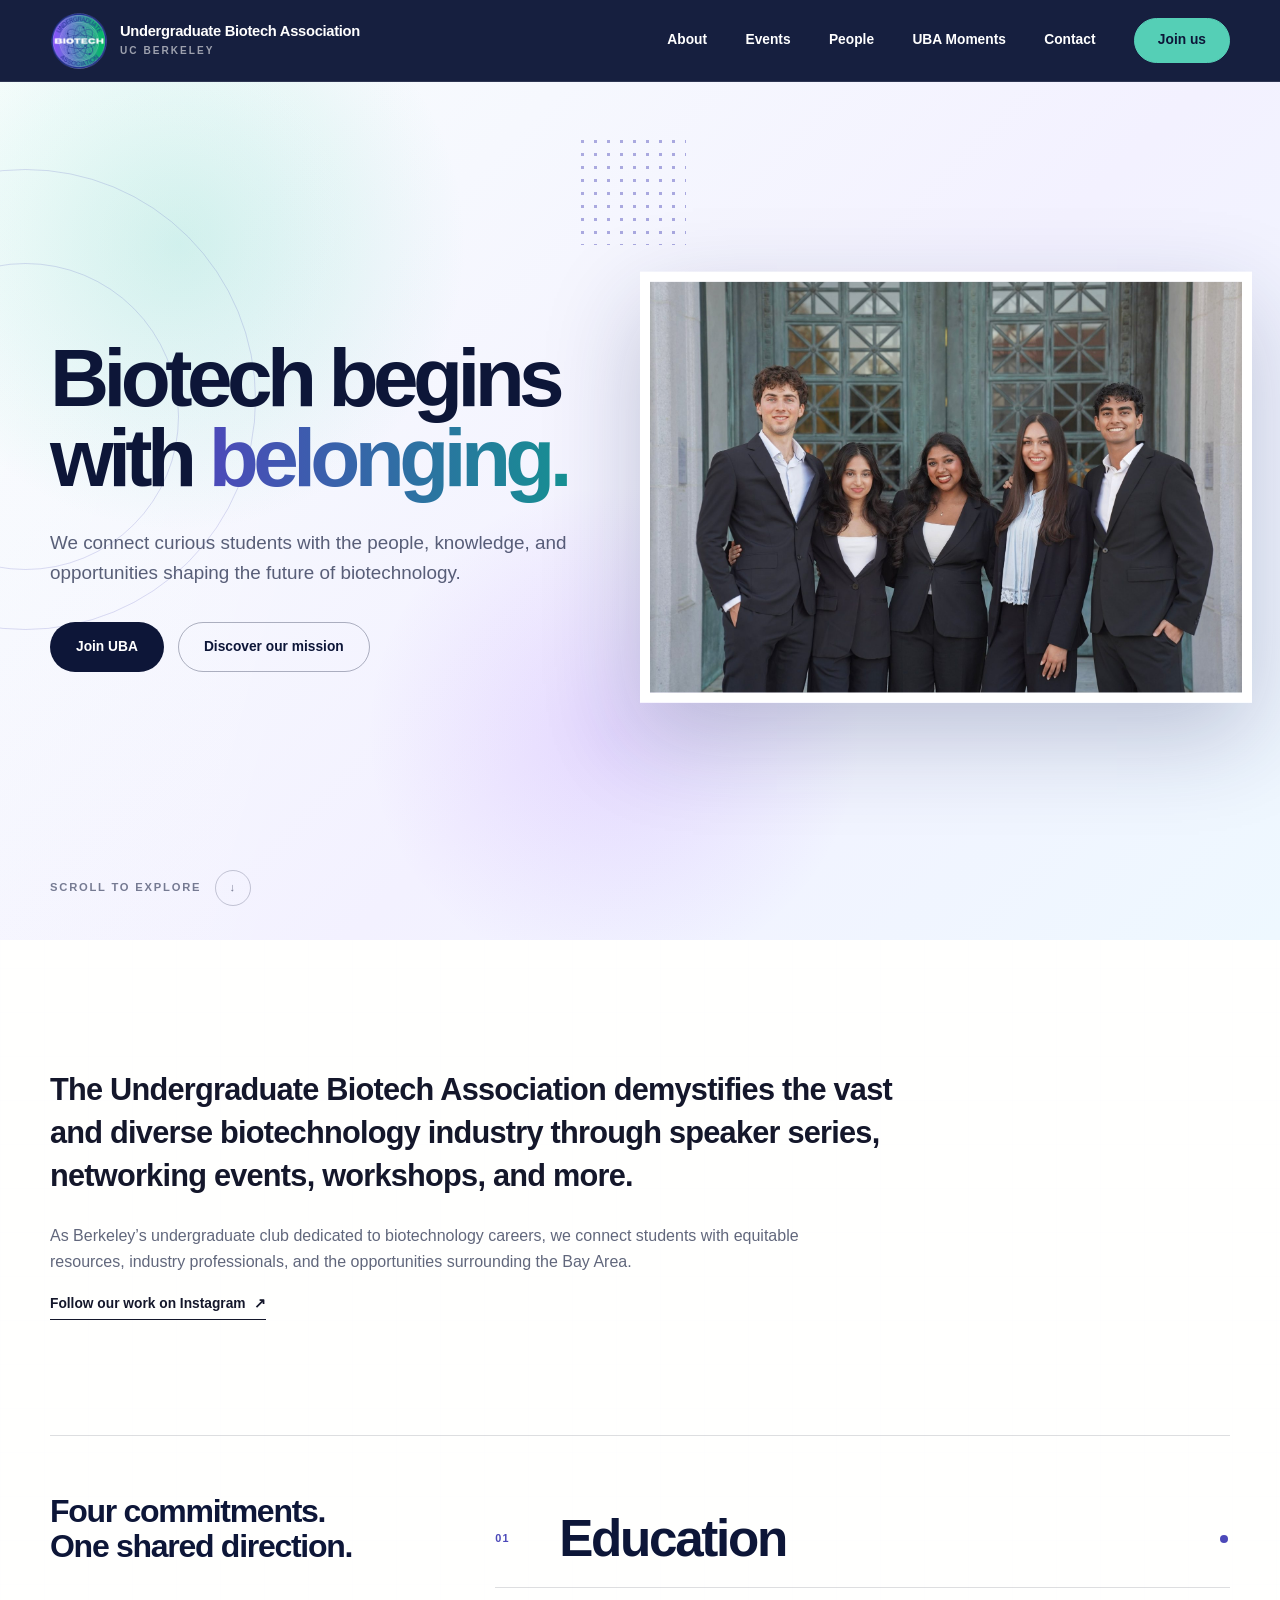
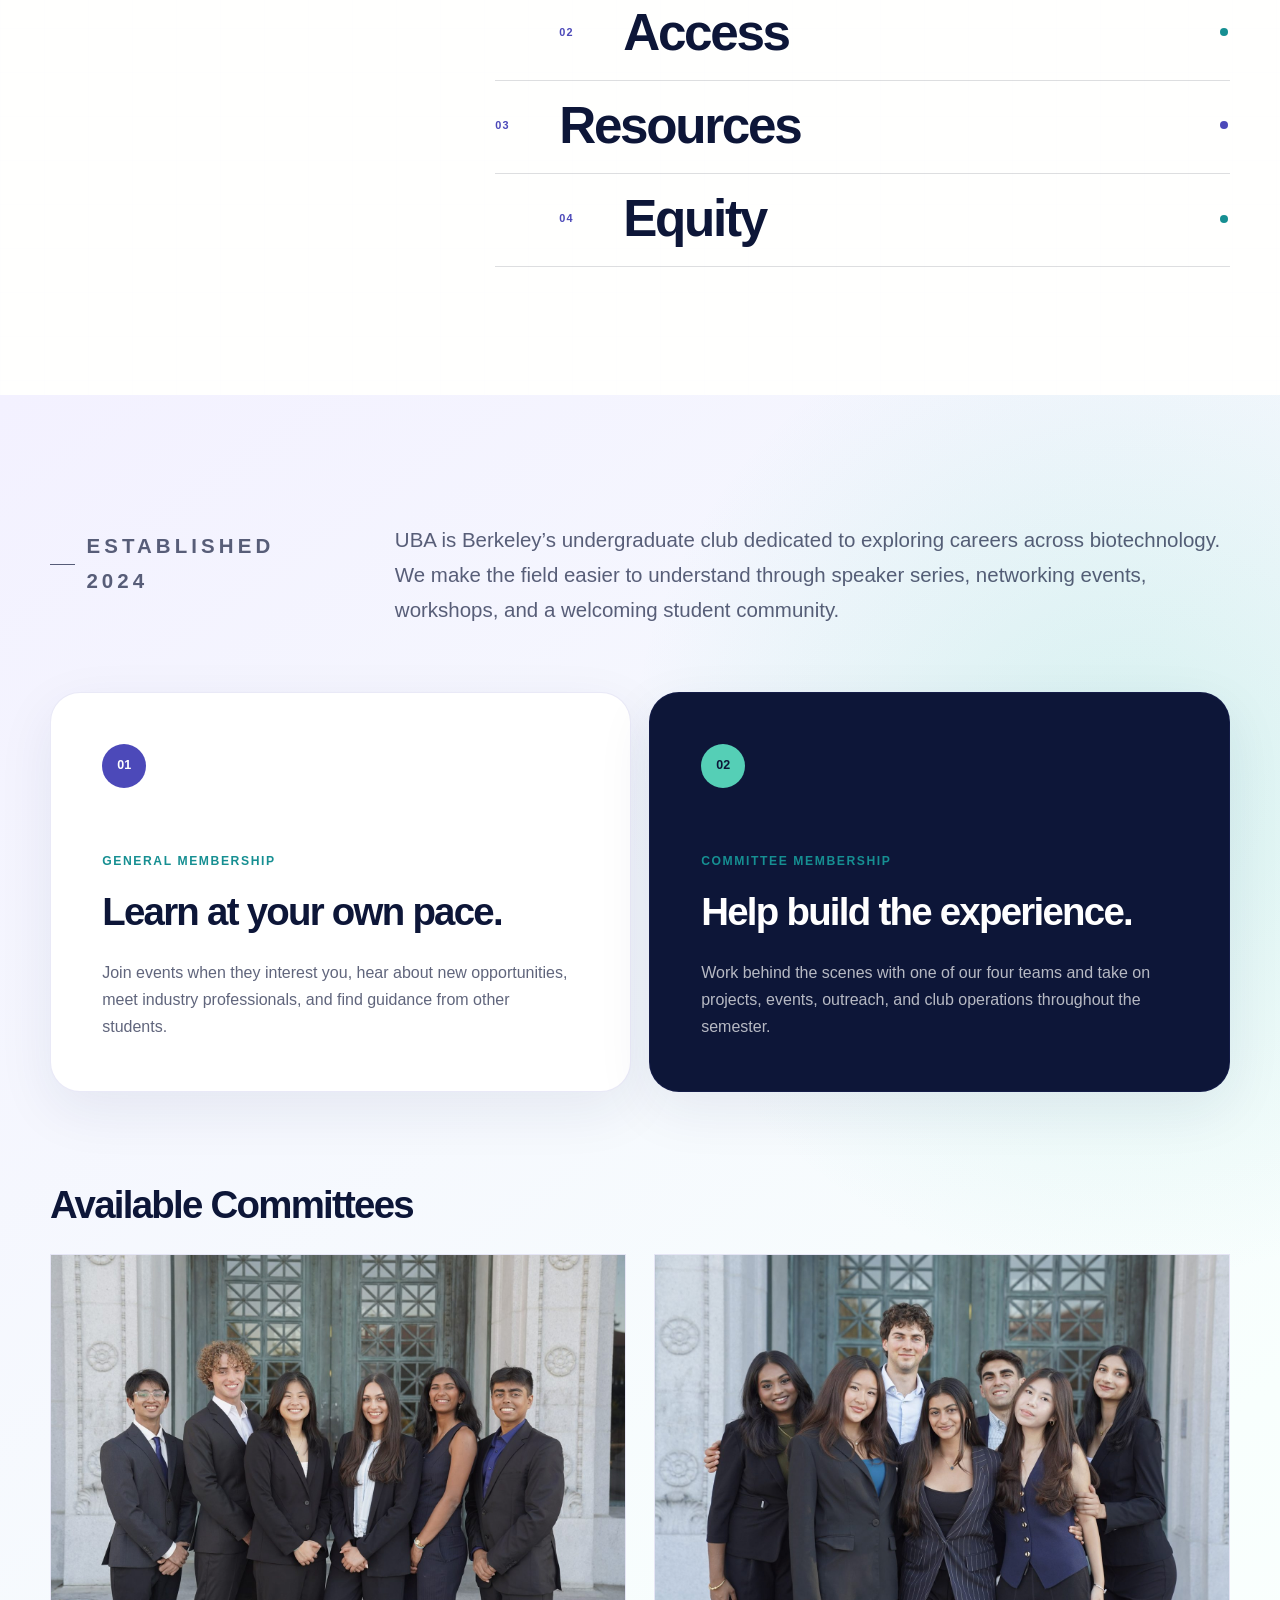
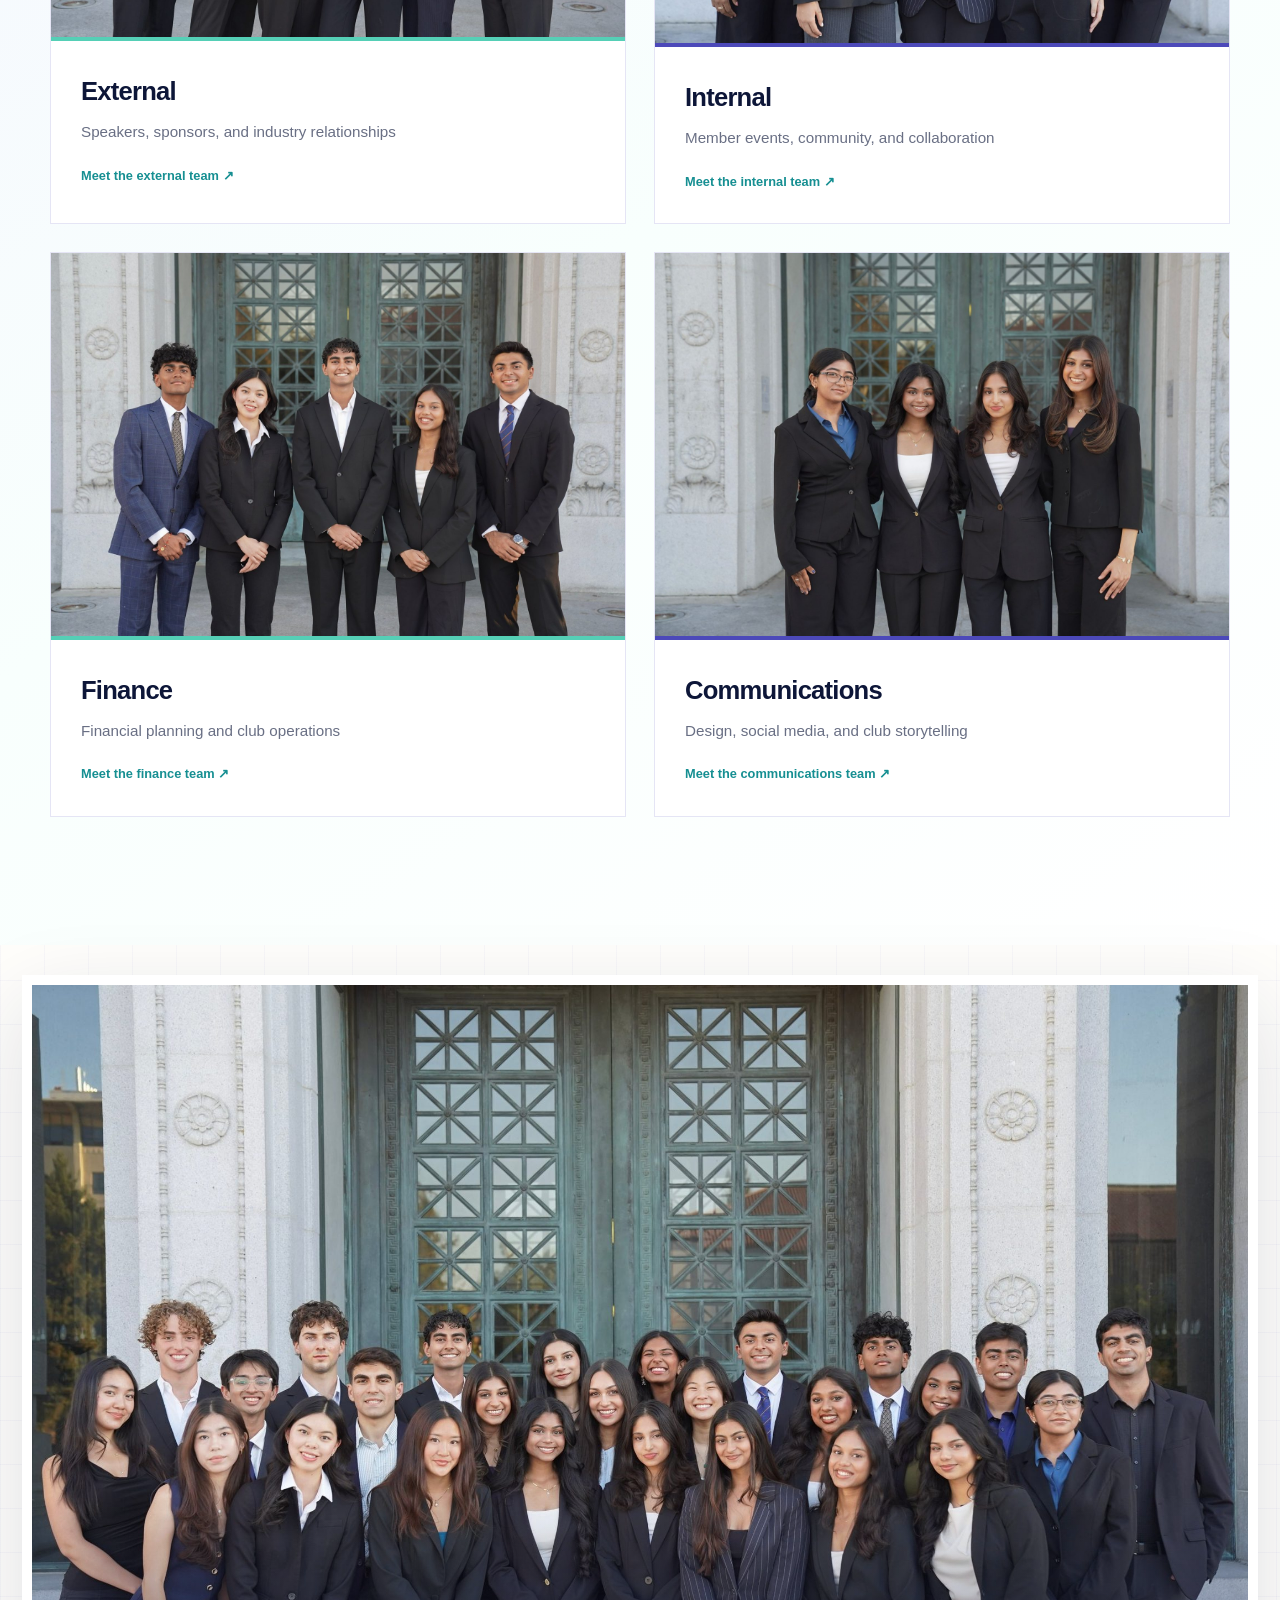
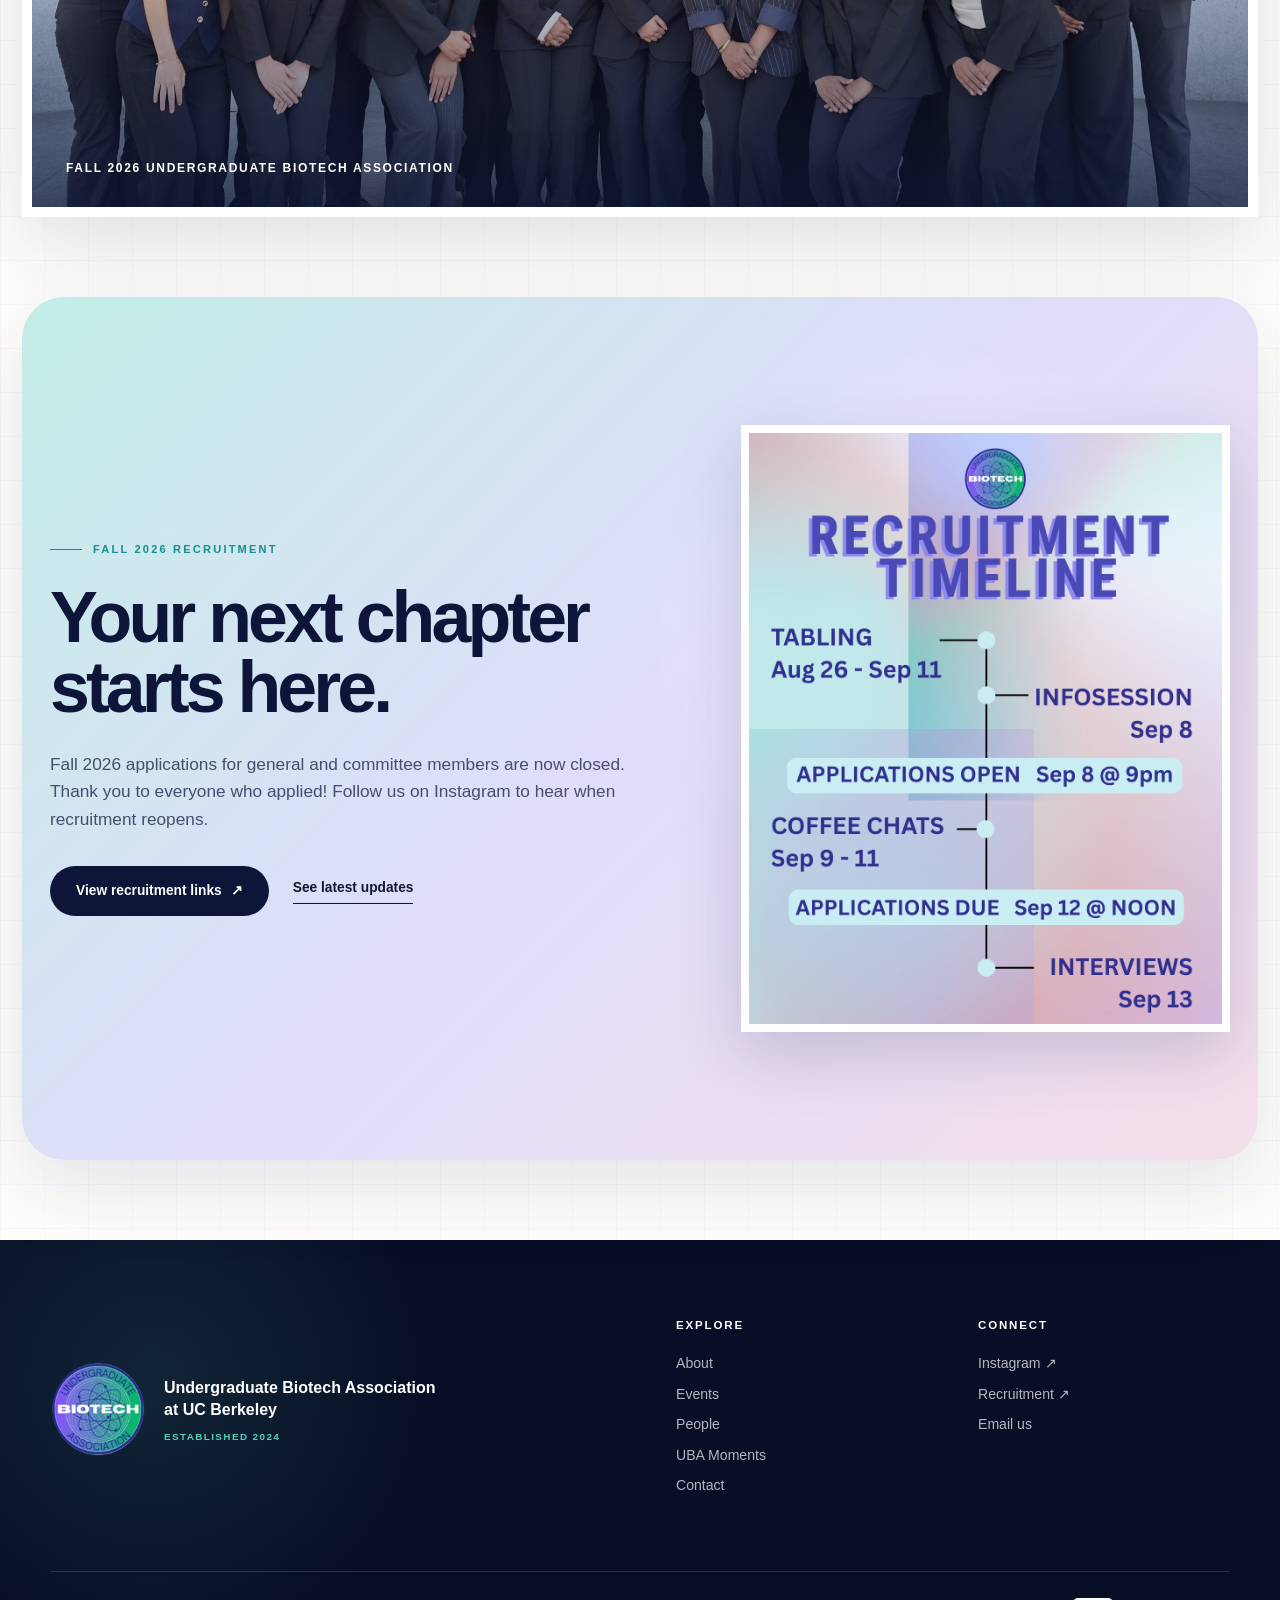
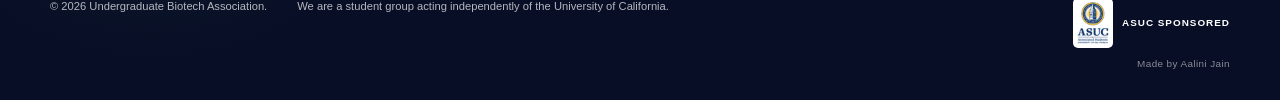
<file: index.html>
<!doctype html>
<html lang="en">
  <head>
    <meta charset="UTF-8" />
    <meta name="viewport" content="width=device-width, initial-scale=1.0" />
    <meta
      name="description"
      content="The Undergraduate Biotech Association at UC Berkeley expands education, access, resources, and equity in biotechnology."
    />
    <meta name="theme-color" content="#182457" />
    <meta property="og:title" content="Undergraduate Biotech Association at Berkeley" />
    <meta
      property="og:description"
      content="A student community creating a more accessible and equitable path into biotechnology."
    />
    <meta property="og:image" content="assets/team/whole-board-fall-2026.jpg" />
    <title>Undergraduate Biotech Association | UC Berkeley</title>
    <link rel="icon" href="assets/uba-logo-circle.png" />
    <link rel="stylesheet" href="styles.css?v=57" />
    <script src="script.js?v=9" defer></script>
  </head>
  <body>
    <a class="skip-link" href="#main-content">Skip to main content</a>

    <header class="site-header" data-header>
      <a class="brand" href="#home" aria-label="Undergraduate Biotech Association home">
        <span class="logo-crop"><img src="assets/uba-logo-circle.png" alt="" width="64" height="64" /></span>
        <span>
          <strong>Undergraduate Biotech Association</strong>
          <small>UC Berkeley</small>
        </span>
      </a>

      <button class="menu-toggle" type="button" aria-expanded="false" aria-controls="site-nav">
        <span></span><span></span><span></span>
        <span class="sr-only">Open menu</span>
      </button>

      <nav id="site-nav" class="site-nav" aria-label="Main navigation">
        <a href="#about">About</a>
        <a href="events.html">Events</a>
        <a href="people.html">People</a>
        <a href="moments.html">UBA Moments</a>
        <a href="contact.html">Contact</a>
        <a class="nav-cta" href="#join">Join us</a>
      </nav>
    </header>


    <main id="main-content">
      <section id="home" class="hero" aria-labelledby="hero-title">
        <div class="hero-photo" role="img" aria-label="The Fall 2026 UBA executive board"></div>
        <div class="hero-overlay"></div>
        <div class="hero-orbit orbit-one" aria-hidden="true"></div>
        <div class="hero-orbit orbit-two" aria-hidden="true"></div>

        <div class="hero-content reveal is-visible">
          <h1 id="hero-title">Biotech begins<br />with <em>belonging.</em></h1>
          <p class="hero-copy">
            We connect curious students with the people, knowledge, and opportunities shaping the future of biotechnology.
          </p>
          <div class="button-row">
            <a class="button button-primary" href="#join">Join UBA</a>
            <a class="button button-ghost" href="#about">Discover our mission</a>
          </div>
        </div>

        <a class="scroll-cue" href="#about">
          <span>Scroll to explore</span>
          <span aria-hidden="true">↓</span>
        </a>
      </section>

      <section id="about" class="mission section-pad" aria-label="About UBA">
        <div class="section-shell mission-grid mission-grid-single">
          <div class="mission-copy reveal">
            <p class="lead">
              The Undergraduate Biotech Association demystifies the vast and diverse biotechnology industry through speaker series, networking events, workshops, and more.
            </p>
            <p>
              As Berkeley’s undergraduate club dedicated to biotechnology careers, we connect students with equitable resources, industry professionals, and the opportunities surrounding the Bay Area.
            </p>
            <a class="text-link" href="https://www.instagram.com/cal_undergradbiotech/" target="_blank" rel="noreferrer">
              Follow our work on Instagram <span aria-hidden="true">↗</span>
            </a>
          </div>
        </div>

        <div class="values-editorial section-shell reveal" aria-labelledby="values-title">
          <header class="values-intro">
            <h3 id="values-title">Four commitments.<br />One shared direction.</h3>
          </header>
          <ol class="values-list">
            <li><span>01</span><strong>Education</strong></li>
            <li><span>02</span><strong>Access</strong></li>
            <li><span>03</span><strong>Resources</strong></li>
            <li><span>04</span><strong>Equity</strong></li>
          </ol>
        </div>
      </section>

      <section class="club-overview section-pad" aria-label="Club overview">
        <div class="section-shell">
          <div class="overview-heading overview-heading-simple reveal">
            <p class="eyebrow">Established 2024</p>
            <p>
              UBA is Berkeley’s undergraduate club dedicated to exploring careers across biotechnology. We make the field easier to understand through speaker series, networking events, workshops, and a welcoming student community.
            </p>
          </div>

          <div class="membership-grid reveal">
            <article>
              <span>01</span>
              <p class="membership-label">General membership</p>
              <h3>Learn at your own pace.</h3>
              <p>Join events when they interest you, hear about new opportunities, meet industry professionals, and find guidance from other students.</p>
            </article>
            <article>
              <span>02</span>
              <p class="membership-label">Committee membership</p>
              <h3>Help build the experience.</h3>
              <p>Work behind the scenes with one of our four teams and take on projects, events, outreach, and club operations throughout the semester.</p>
            </article>
          </div>

          <h3 class="committee-heading reveal">Available Committees</h3>
          <div class="committee-banners reveal" aria-label="Available UBA committees">
            <a class="committee-banner" href="people.html#external-committee">
              <figure><img src="assets/team/external-committee.jpg" alt="The UBA external committee" loading="lazy" /></figure>
              <div class="committee-banner-text"><h4>External</h4><p>Speakers, sponsors, and industry relationships</p><span>Meet the external team ↗</span></div>
            </a>
            <a class="committee-banner" href="people.html#internal-committee">
              <figure><img src="assets/team/internal-committee.jpg" alt="The UBA internal committee" loading="lazy" /></figure>
              <div class="committee-banner-text"><h4>Internal</h4><p>Member events, community, and collaboration</p><span>Meet the internal team ↗</span></div>
            </a>
            <a class="committee-banner" href="people.html#finance-committee">
              <figure><img src="assets/team/finance-committee.jpg" alt="The UBA finance committee" loading="lazy" /></figure>
              <div class="committee-banner-text"><h4>Finance</h4><p>Financial planning and club operations</p><span>Meet the finance team ↗</span></div>
            </a>
            <a class="committee-banner" href="people.html#communications-committee">
              <figure><img src="assets/team/communications-committee.jpg" alt="The UBA communications committee" loading="lazy" /></figure>
              <div class="committee-banner-text"><h4>Communications</h4><p>Design, social media, and club storytelling</p><span>Meet the communications team ↗</span></div>
            </a>
          </div>
        </div>
      </section>

      <figure class="community-photo-break reveal">
        <img src="assets/team/whole-board-fall-2026.jpg" alt="The full Fall 2026 Undergraduate Biotech Association board outside a campus building" loading="lazy" />
        <figcaption>Fall 2026 Undergraduate Biotech Association</figcaption>
      </figure>

      <section id="join" class="recruitment section-pad">
        <div class="section-shell recruitment-grid">
          <div class="recruitment-copy reveal">
            <p class="eyebrow">Fall 2026 recruitment</p>
            <h2>Your next chapter starts here.</h2>
            <p>
              Fall 2026 applications for general and committee members are now closed. Thank you to everyone who applied! Follow us on Instagram to hear when recruitment reopens.
            </p>
            <div class="button-row">
              <a
                class="button button-dark"
                href="https://linktr.ee/undergrad.biotech.association"
                target="_blank"
                rel="noreferrer"
              >
                View recruitment links <span aria-hidden="true">↗</span>
              </a>
              <a
                class="text-link"
                href="https://www.instagram.com/cal_undergradbiotech/"
                target="_blank"
                rel="noreferrer"
              >
                See latest updates
              </a>
            </div>
          </div>

          <figure class="recruitment-timeline reveal">
            <img
              src="assets/recruitment/fall-2026-timeline.png"
              alt="Fall 2026 recruitment timeline: tabling August 26 through September 11, info session and applications open September 8, coffee chats September 9 through 11, applications due September 12 at noon, and interviews September 13"
            />
          </figure>
        </div>
      </section>

    </main>

    <footer class="site-footer">
      <div class="section-shell footer-grid">
        <div class="footer-brand">
          <span class="logo-crop"><img src="assets/uba-logo-circle.png" alt="Undergraduate Biotech Association logo" width="86" height="86" /></span>
          <p>Undergraduate Biotech Association<br />at UC Berkeley<span class="footer-established">Established 2024</span></p>
        </div>
        <div>
          <h3>Explore</h3>
          <a href="#about">About</a>
          <a href="events.html">Events</a>
          <a href="people.html">People</a>
          <a href="moments.html">UBA Moments</a>
          <a href="contact.html">Contact</a>
        </div>
        <div>
          <h3>Connect</h3>
          <a href="https://www.instagram.com/cal_undergradbiotech/" target="_blank" rel="noreferrer">Instagram ↗</a>
          <a href="https://linktr.ee/undergrad.biotech.association" target="_blank" rel="noreferrer">Recruitment ↗</a>
          <a href="mailto:undergrad.biotech.association@gmail.com">Email us</a>
        </div>
      </div>
      <div class="section-shell footer-bottom">
        <p>© <span data-year></span> Undergraduate Biotech Association.</p>
        <p>We are a student group acting independently of the University of California.</p>
        <div class="footer-corner">
          <div class="asuc-sponsor"><img src="assets/asuc-logo.png" alt="ASUC logo" width="40" height="50" /><span>ASUC sponsored</span></div>
          <p class="site-credit">Made by Aalini Jain</p>
        </div>
      </div>
    </footer>
  </body>
</html>
</file>
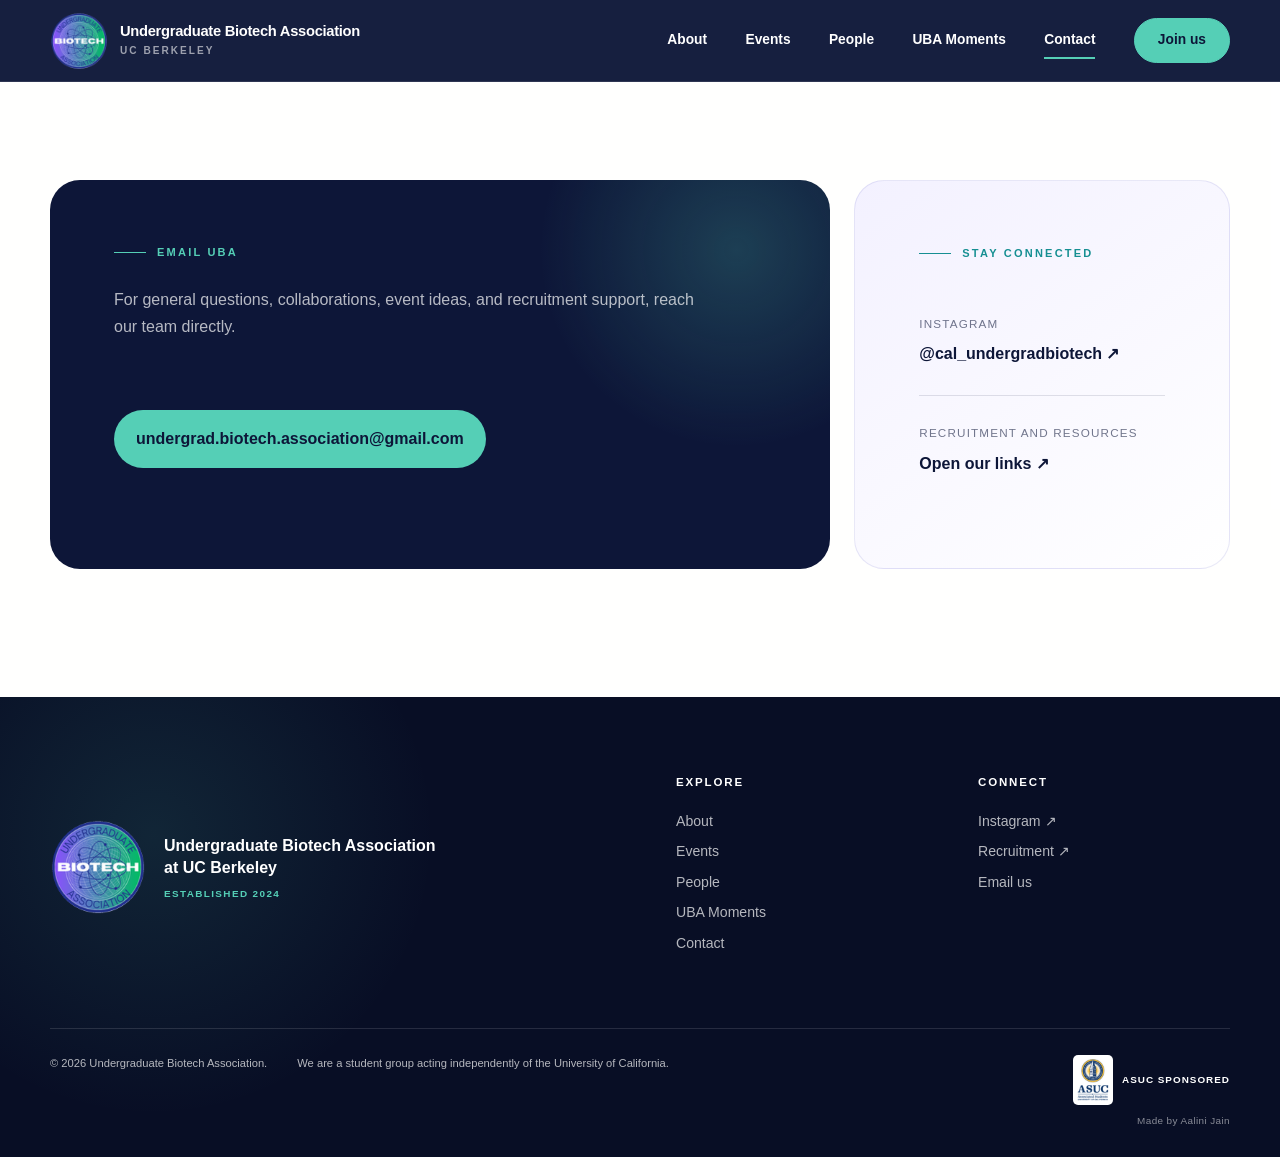
<file: contact.html>
<!doctype html>
<html lang="en">
  <head>
    <meta charset="UTF-8" />
    <meta name="viewport" content="width=device-width, initial-scale=1.0" />
    <meta name="description" content="Contact the Undergraduate Biotech Association at UC Berkeley." />
    <meta name="theme-color" content="#182457" />
    <title>Contact | Undergraduate Biotech Association</title>
    <link rel="icon" href="assets/uba-logo-circle.png" />
    <link rel="stylesheet" href="styles.css?v=57" />
    <script src="script.js?v=9" defer></script>
  </head>
  <body class="subpage-body">
    <a class="skip-link" href="#main-content">Skip to main content</a>

    <header class="site-header" data-header>
      <a class="brand" href="index.html" aria-label="Undergraduate Biotech Association home">
        <span class="logo-crop"><img src="assets/uba-logo-circle.png" alt="" width="64" height="64" /></span>
        <span><strong>Undergraduate Biotech Association</strong><small>UC Berkeley</small></span>
      </a>
      <button class="menu-toggle" type="button" aria-expanded="false" aria-controls="site-nav">
        <span></span><span></span><span></span><span class="sr-only">Open menu</span>
      </button>
      <nav id="site-nav" class="site-nav" aria-label="Main navigation">
        <a href="index.html#about">About</a>
        <a href="events.html">Events</a>
        <a href="people.html">People</a>
        <a href="moments.html">UBA Moments</a>
        <a class="active" href="contact.html" aria-current="page">Contact</a>
        <a class="nav-cta" href="index.html#join">Join us</a>
      </nav>
    </header>


    <main id="main-content">
      <section class="contact-section section-pad">
        <div class="section-shell contact-grid">
          <article class="contact-card reveal">
            <p class="eyebrow">Email UBA</p>
            <p>For general questions, collaborations, event ideas, and recruitment support, reach our team directly.</p>
            <a class="contact-email" href="mailto:undergrad.biotech.association@gmail.com">undergrad.biotech.association@gmail.com</a>
          </article>

          <aside class="contact-links reveal" aria-label="Other ways to connect">
            <p class="eyebrow">Stay connected</p>
            <a href="https://www.instagram.com/cal_undergradbiotech/" target="_blank" rel="noreferrer"><span>Instagram</span><strong>@cal_undergradbiotech ↗</strong></a>
            <a href="https://linktr.ee/undergrad.biotech.association" target="_blank" rel="noreferrer"><span>Recruitment and resources</span><strong>Open our links ↗</strong></a>
          </aside>
        </div>
      </section>
    </main>

    <footer class="site-footer">
      <div class="section-shell footer-grid">
        <div class="footer-brand"><span class="logo-crop"><img src="assets/uba-logo-circle.png" alt="Undergraduate Biotech Association logo" width="86" height="86" /></span><p>Undergraduate Biotech Association<br />at UC Berkeley<span class="footer-established">Established 2024</span></p></div>
        <div><h3>Explore</h3><a href="index.html#about">About</a><a href="events.html">Events</a><a href="people.html">People</a><a href="moments.html">UBA Moments</a><a href="contact.html">Contact</a></div>
        <div><h3>Connect</h3><a href="https://www.instagram.com/cal_undergradbiotech/" target="_blank" rel="noreferrer">Instagram ↗</a><a href="https://linktr.ee/undergrad.biotech.association" target="_blank" rel="noreferrer">Recruitment ↗</a><a href="mailto:undergrad.biotech.association@gmail.com">Email us</a></div>
      </div>
      <div class="section-shell footer-bottom"><p>© <span data-year></span> Undergraduate Biotech Association.</p><p>We are a student group acting independently of the University of California.</p><div class="footer-corner"><div class="asuc-sponsor"><img src="assets/asuc-logo.png" alt="ASUC logo" width="40" height="50" /><span>ASUC sponsored</span></div><p class="site-credit">Made by Aalini Jain</p></div></div>
    </footer>
  </body>
</html>
</file>
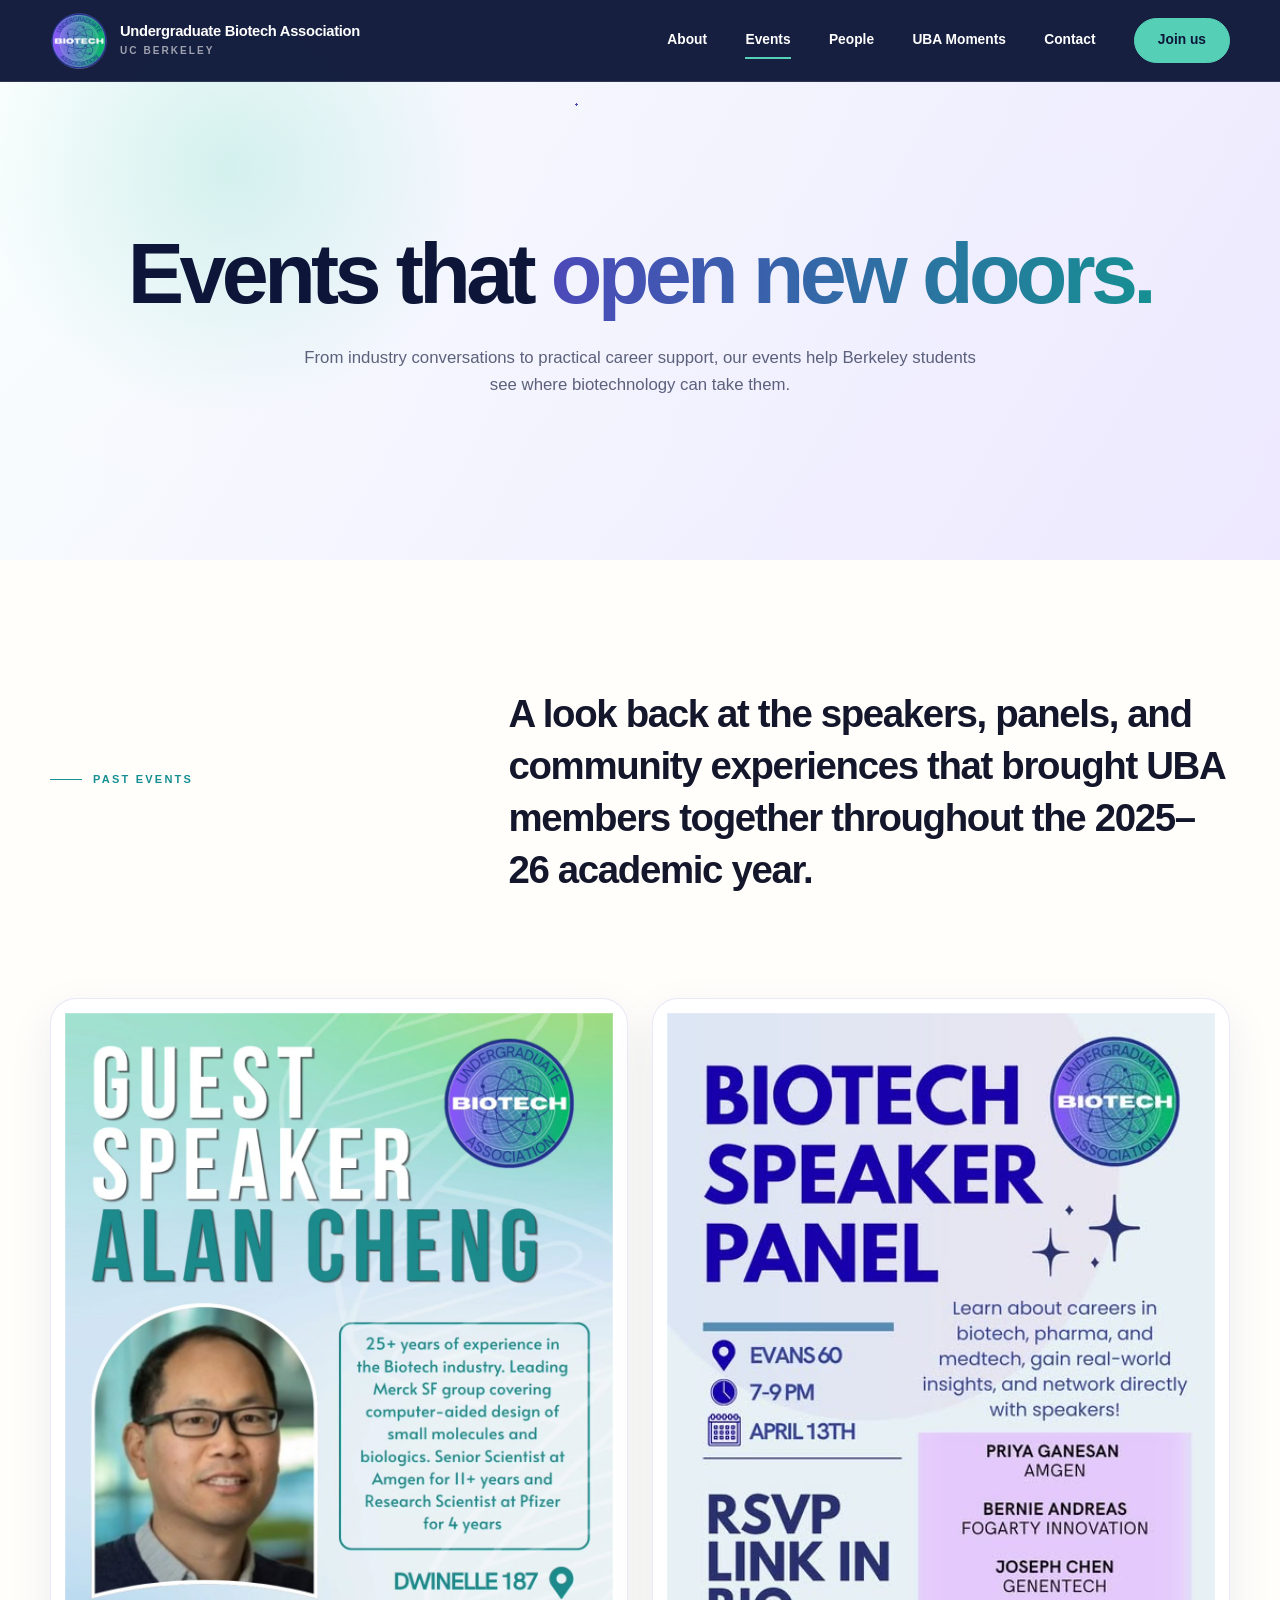
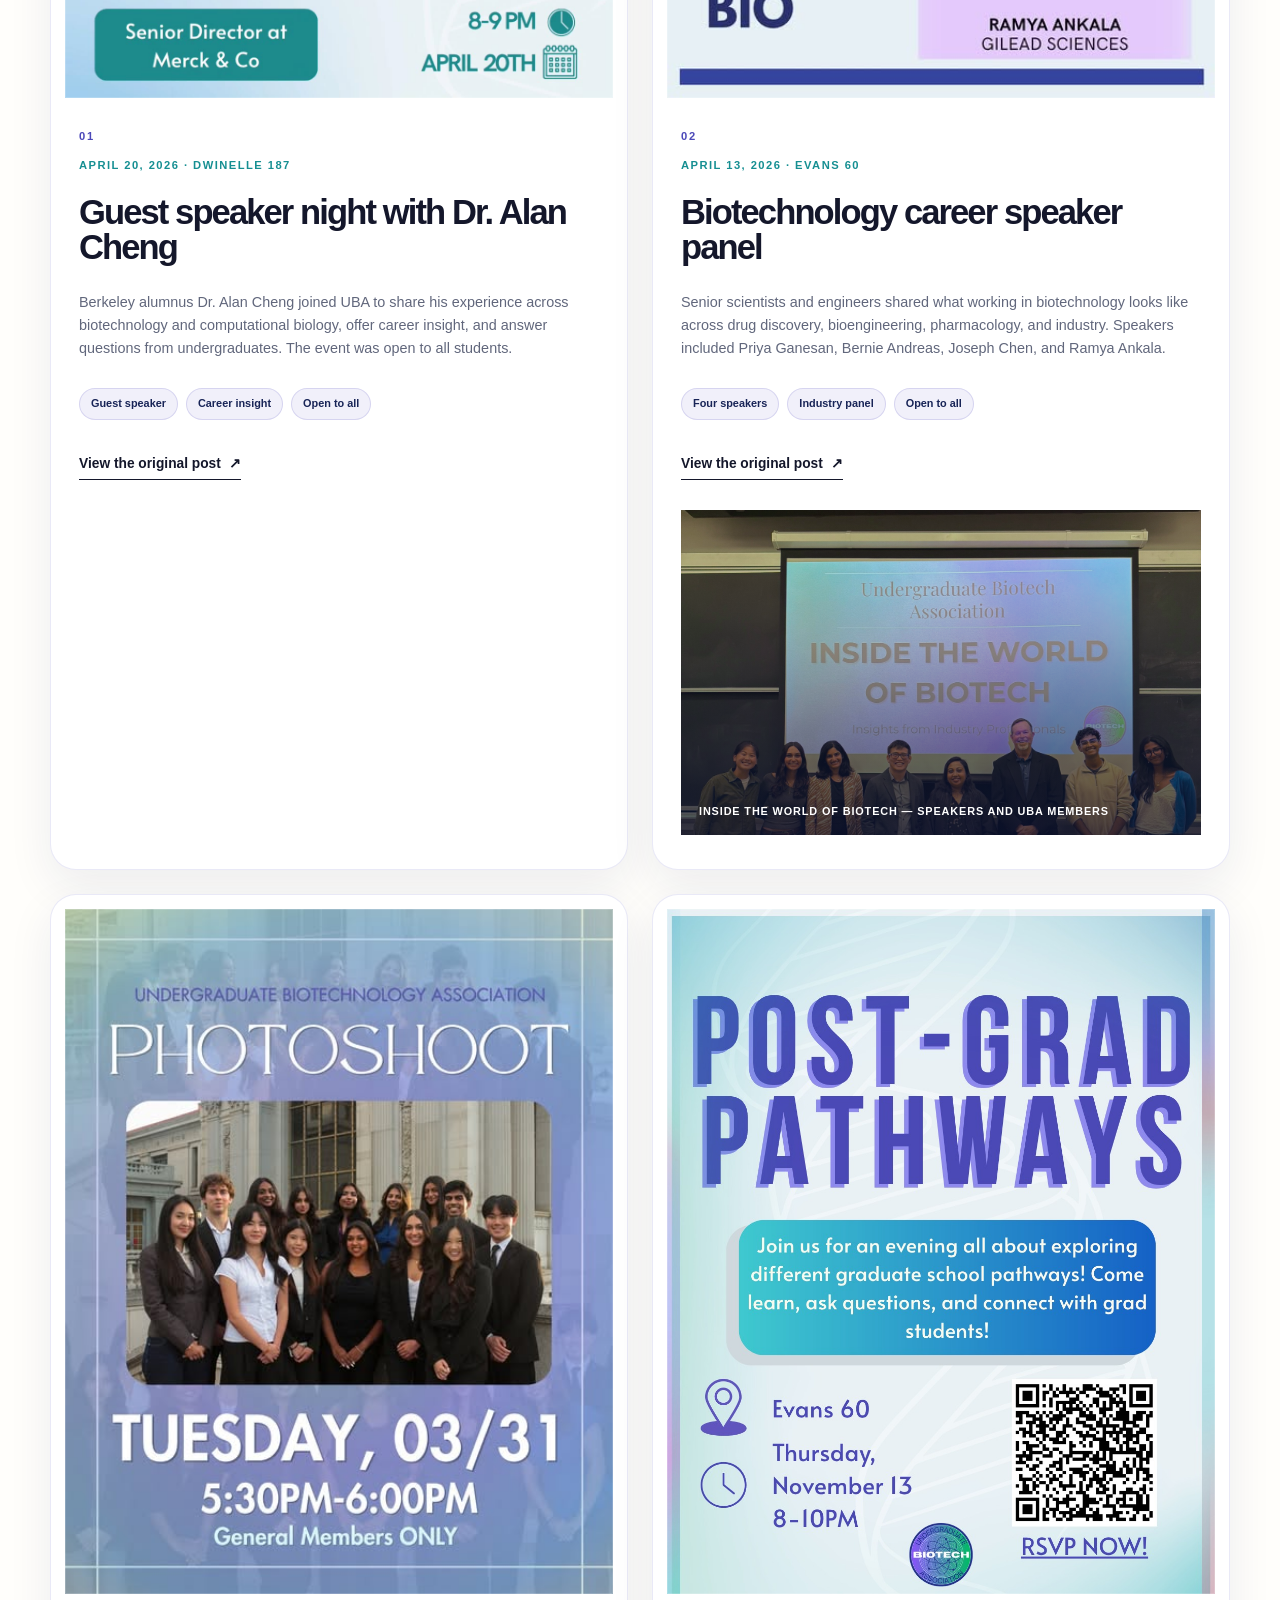
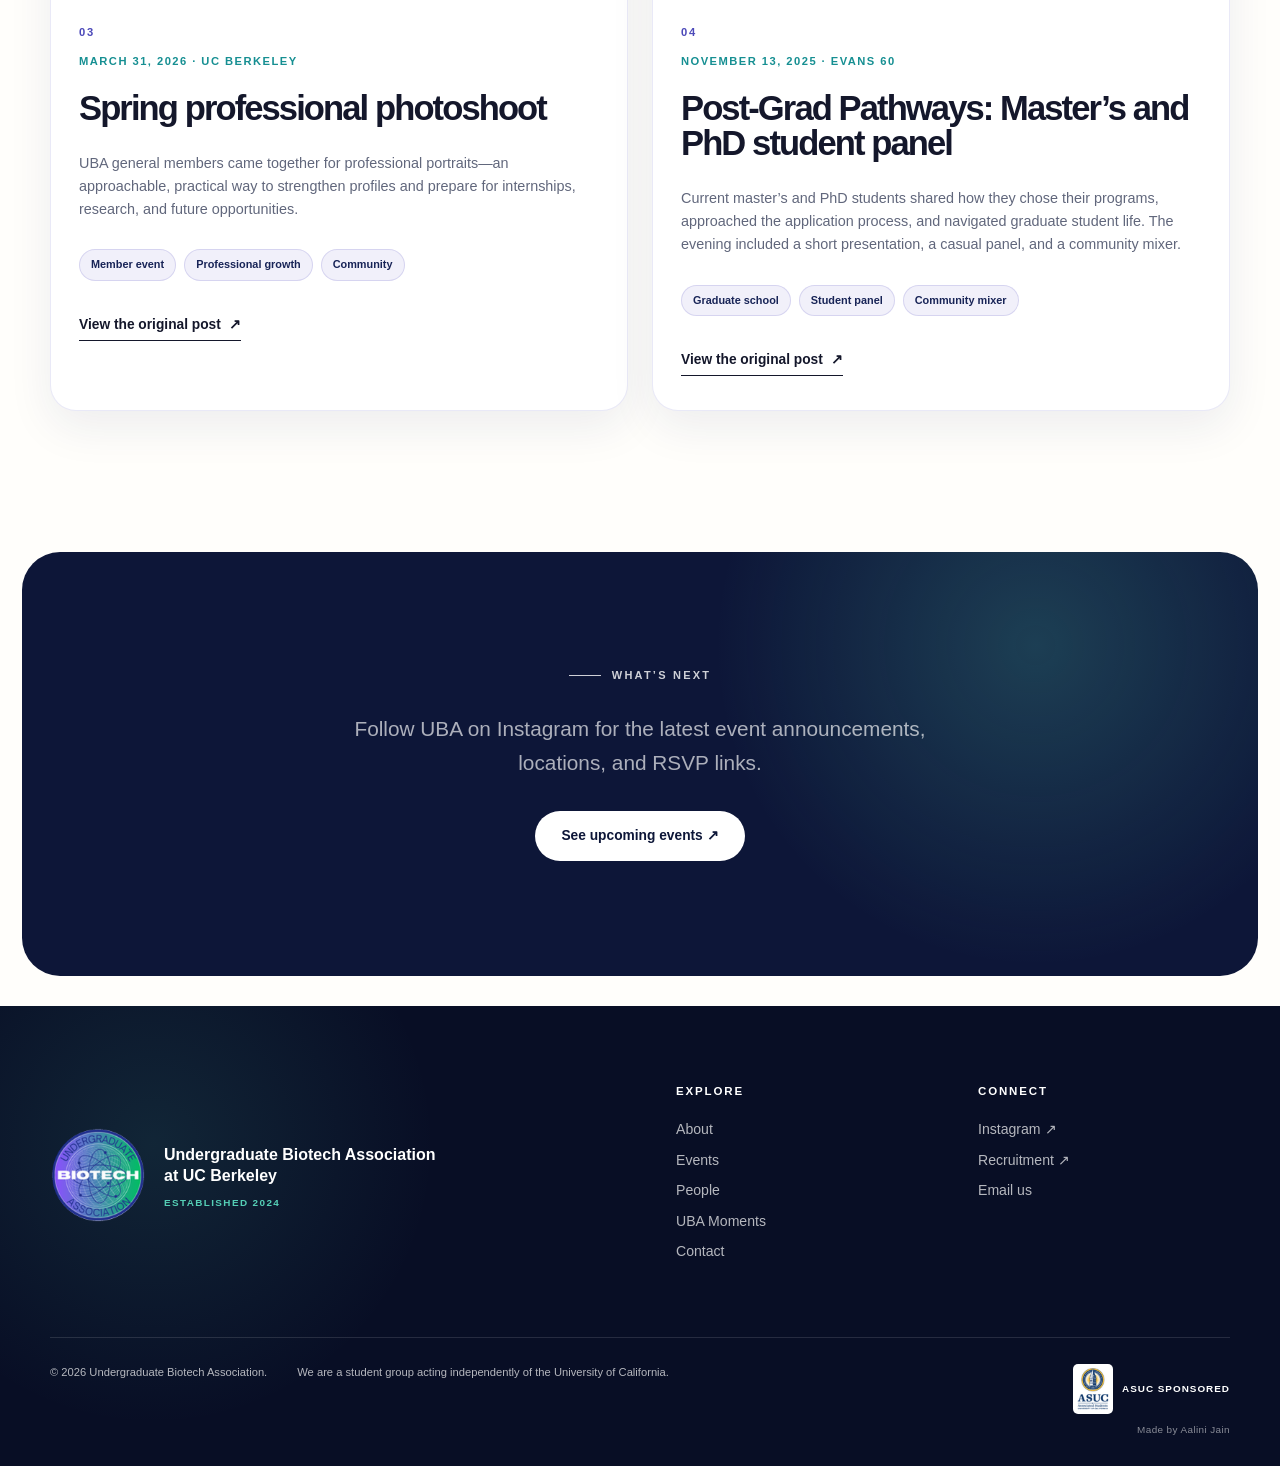
<file: events.html>
<!doctype html>
<html lang="en">
  <head>
    <meta charset="UTF-8" />
    <meta name="viewport" content="width=device-width, initial-scale=1.0" />
    <meta name="description" content="Upcoming and past events from the Undergraduate Biotech Association at UC Berkeley." />
    <meta name="theme-color" content="#182457" />
    <title>Events | Undergraduate Biotech Association</title>
    <link rel="icon" href="assets/uba-logo-circle.png" />
    <link rel="stylesheet" href="styles.css?v=57" />
    <script src="script.js?v=9" defer></script>
  </head>
  <body class="subpage-body events-page">
    <a class="skip-link" href="#main-content">Skip to main content</a>

    <header class="site-header" data-header>
      <a class="brand" href="index.html" aria-label="Undergraduate Biotech Association home">
        <span class="logo-crop"><img src="assets/uba-logo-circle.png" alt="" width="64" height="64" /></span>
        <span><strong>Undergraduate Biotech Association</strong><small>UC Berkeley</small></span>
      </a>
      <button class="menu-toggle" type="button" aria-expanded="false" aria-controls="site-nav">
        <span></span><span></span><span></span><span class="sr-only">Open menu</span>
      </button>
      <nav id="site-nav" class="site-nav" aria-label="Main navigation">
        <a href="index.html#about">About</a>
        <a class="active" href="events.html" aria-current="page">Events</a>
        <a href="people.html">People</a>
        <a href="moments.html">UBA Moments</a>
        <a href="contact.html">Contact</a>
        <a class="nav-cta" href="index.html#join">Join us</a>
      </nav>
    </header>


    <main id="main-content">
      <section class="subpage-hero events-hero">
        <div class="section-shell reveal is-visible">
          <h1>Events that <em>open new doors.</em></h1>
          <p>
            From industry conversations to practical career support, our events help Berkeley students see where biotechnology can take them.
          </p>
        </div>
      </section>

      <section class="events-intro section-pad">
        <div class="section-shell intro-grid reveal">
          <p class="eyebrow">Past events</p>
          <p class="lead">
            A look back at the speakers, panels, and community experiences that brought UBA members together throughout the 2025–26 academic year.
          </p>
        </div>
      </section>

      <section class="event-archive">
        <article class="event-row section-shell reveal">
          <a class="event-image" href="https://www.instagram.com/cal_undergradbiotech/p/DXLHZ7GCipE/" target="_blank" rel="noreferrer">
            <img src="assets/events/alan-cheng-guest-speaker.jpg" alt="Flyer for Dr. Alan Cheng guest speaker night" />
          </a>
          <div class="event-copy">
            <p class="event-number">01</p>
            <p class="event-date">April 20, 2026 · Dwinelle 187</p>
            <h2>Guest speaker night with Dr. Alan Cheng</h2>
            <p>
              Berkeley alumnus Dr. Alan Cheng joined UBA to share his experience across biotechnology and computational biology, offer career insight, and answer questions from undergraduates. The event was open to all students.
            </p>
            <div class="event-tags"><span>Guest speaker</span><span>Career insight</span><span>Open to all</span></div>
            <a class="text-link" href="https://www.instagram.com/cal_undergradbiotech/p/DXLHZ7GCipE/" target="_blank" rel="noreferrer">View the original post <span aria-hidden="true">↗</span></a>
          </div>
        </article>

        <article class="event-row reverse section-shell reveal">
          <a class="event-image" href="https://www.instagram.com/cal_undergradbiotech/p/DWzp3OegW32/" target="_blank" rel="noreferrer">
            <img src="assets/events/industry-speaker-panel.jpg" alt="Flyer for the biotechnology industry guest speaker panel" />
          </a>
          <div class="event-copy">
            <p class="event-number">02</p>
            <p class="event-date">April 13, 2026 · Evans 60</p>
            <h2>Biotechnology career speaker panel</h2>
            <p>
              Senior scientists and engineers shared what working in biotechnology looks like across drug discovery, bioengineering, pharmacology, and industry. Speakers included Priya Ganesan, Bernie Andreas, Joseph Chen, and Ramya Ankala.
            </p>
            <div class="event-tags"><span>Four speakers</span><span>Industry panel</span><span>Open to all</span></div>
            <a class="text-link" href="https://www.instagram.com/cal_undergradbiotech/p/DWzp3OegW32/" target="_blank" rel="noreferrer">View the original post <span aria-hidden="true">↗</span></a>
          </div>
          <figure class="event-recap-photo">
            <img src="assets/events/inside-world-of-biotech.jpg" alt="UBA members and biotechnology industry speakers together after the panel" />
            <figcaption>Inside the World of Biotech — speakers and UBA members</figcaption>
          </figure>
        </article>

        <article class="event-row section-shell reveal">
          <a class="event-image" href="https://www.instagram.com/cal_undergradbiotech/p/DWhXr6Mks4h/" target="_blank" rel="noreferrer">
            <img src="assets/events/professional-photoshoot.jpg" alt="Flyer for UBA's Spring professional photoshoot" />
          </a>
          <div class="event-copy">
            <p class="event-number">03</p>
            <p class="event-date">March 31, 2026 · UC Berkeley</p>
            <h2>Spring professional photoshoot</h2>
            <p>
              UBA general members came together for professional portraits—an approachable, practical way to strengthen profiles and prepare for internships, research, and future opportunities.
            </p>
            <div class="event-tags"><span>Member event</span><span>Professional growth</span><span>Community</span></div>
            <a class="text-link" href="https://www.instagram.com/cal_undergradbiotech/p/DWhXr6Mks4h/" target="_blank" rel="noreferrer">View the original post <span aria-hidden="true">↗</span></a>
          </div>
        </article>

        <article class="event-row reverse section-shell reveal">
          <a class="event-image" href="https://www.instagram.com/cal_undergradbiotech/p/DQtS2ZmESoF/" target="_blank" rel="noreferrer">
            <img src="assets/events/post-grad-pathways.jpg" alt="Flyer for UBA's Post-Grad Pathways event" />
          </a>
          <div class="event-copy">
            <p class="event-number">04</p>
            <p class="event-date">November 13, 2025 · Evans 60</p>
            <h2>Post-Grad Pathways: Master’s and PhD student panel</h2>
            <p>
              Current master’s and PhD students shared how they chose their programs, approached the application process, and navigated graduate student life. The evening included a short presentation, a casual panel, and a community mixer.
            </p>
            <div class="event-tags"><span>Graduate school</span><span>Student panel</span><span>Community mixer</span></div>
            <a class="text-link" href="https://www.instagram.com/cal_undergradbiotech/p/DQtS2ZmESoF/" target="_blank" rel="noreferrer">View the original post <span aria-hidden="true">↗</span></a>
          </div>
        </article>
      </section>

      <section class="next-event-cta next-event-cta-compact">
        <div class="section-shell reveal">
          <p class="eyebrow light">What’s next</p>
          <p>Follow UBA on Instagram for the latest event announcements, locations, and RSVP links.</p>
          <a class="button button-primary" href="https://www.instagram.com/cal_undergradbiotech/" target="_blank" rel="noreferrer">See upcoming events ↗</a>
        </div>
      </section>
    </main>

    <footer class="site-footer">
      <div class="section-shell footer-grid">
        <div class="footer-brand">
          <span class="logo-crop"><img src="assets/uba-logo-circle.png" alt="Undergraduate Biotech Association logo" width="86" height="86" /></span>
          <p>Undergraduate Biotech Association<br />at UC Berkeley<span class="footer-established">Established 2024</span></p>
        </div>
        <div><h3>Explore</h3><a href="index.html#about">About</a><a href="events.html">Events</a><a href="people.html">People</a><a href="moments.html">UBA Moments</a><a href="contact.html">Contact</a></div>
        <div><h3>Connect</h3><a href="https://www.instagram.com/cal_undergradbiotech/" target="_blank" rel="noreferrer">Instagram ↗</a><a href="https://linktr.ee/undergrad.biotech.association" target="_blank" rel="noreferrer">Recruitment ↗</a><a href="mailto:undergrad.biotech.association@gmail.com">Email us</a></div>
      </div>
      <div class="section-shell footer-bottom"><p>© <span data-year></span> Undergraduate Biotech Association.</p><p>We are a student group acting independently of the University of California.</p><div class="footer-corner"><div class="asuc-sponsor"><img src="assets/asuc-logo.png" alt="ASUC logo" width="40" height="50" /><span>ASUC sponsored</span></div><p class="site-credit">Made by Aalini Jain</p></div></div>
    </footer>
  </body>
</html>
</file>
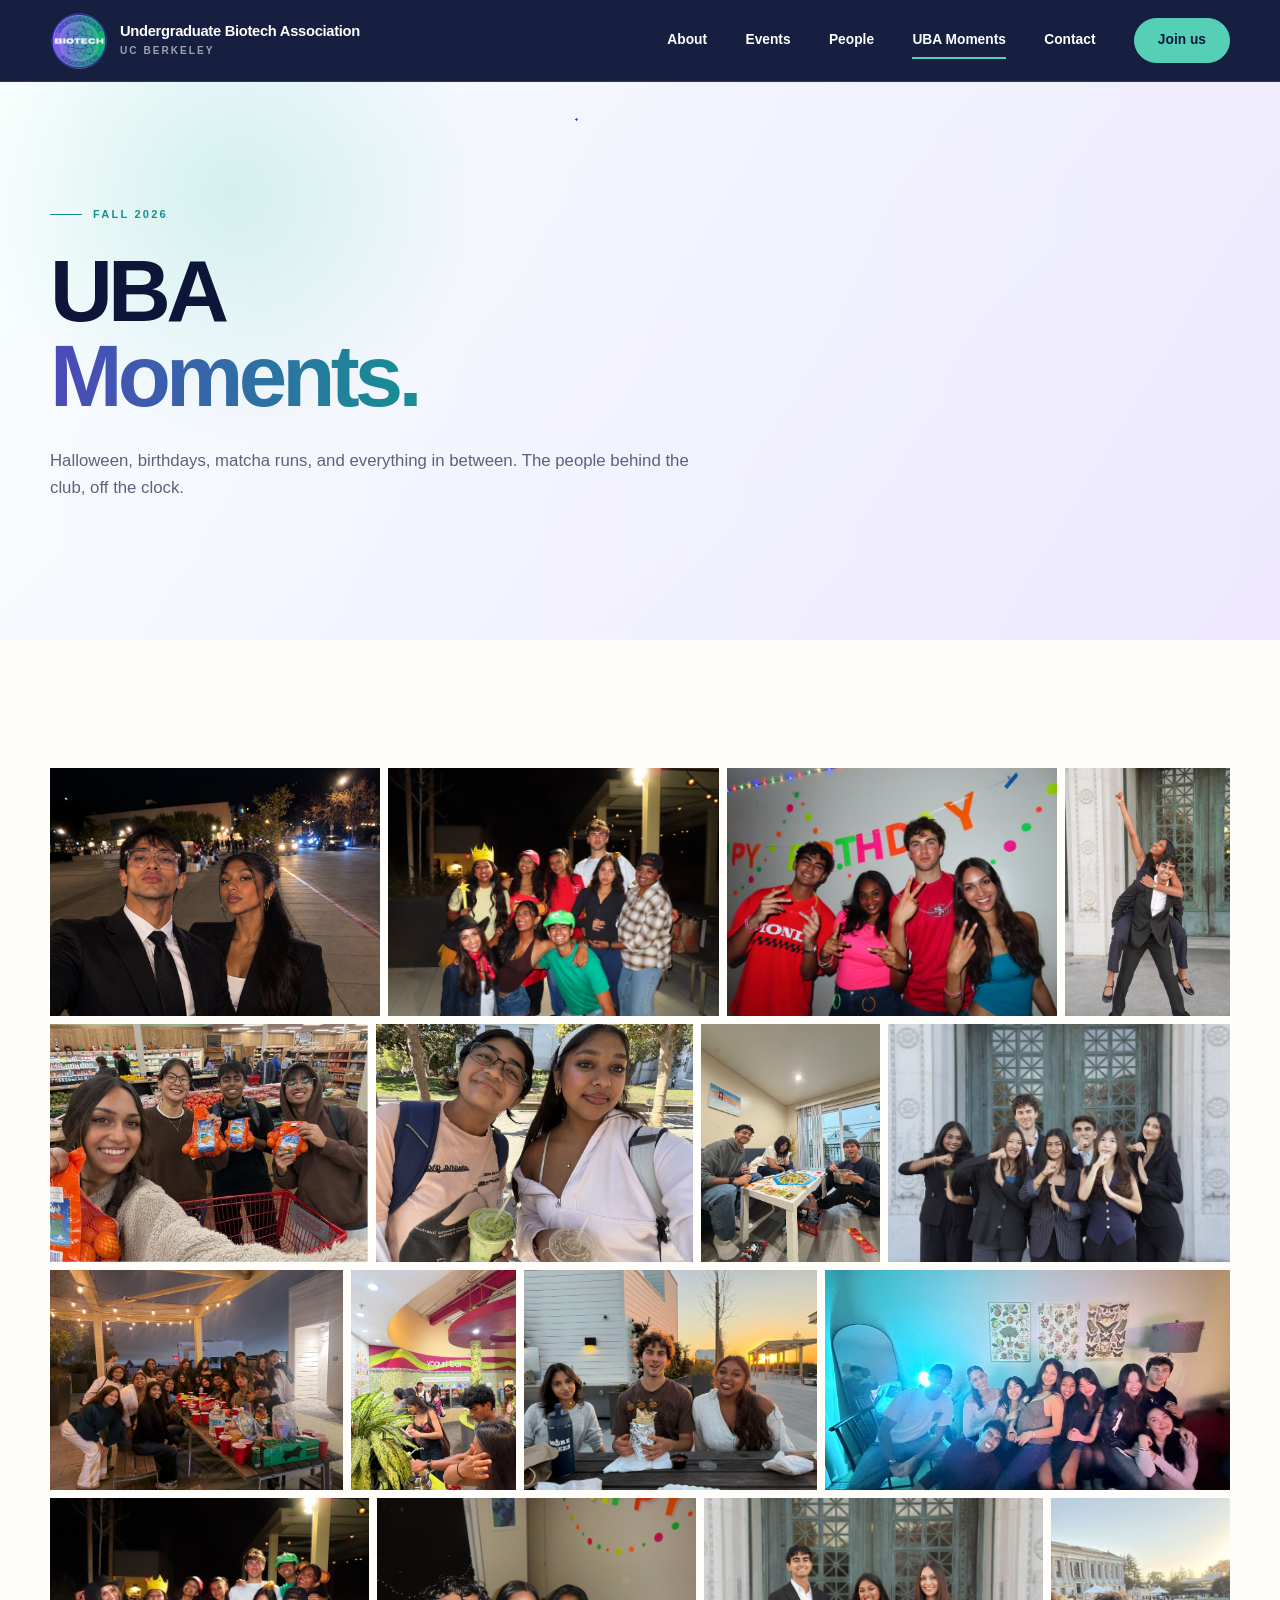
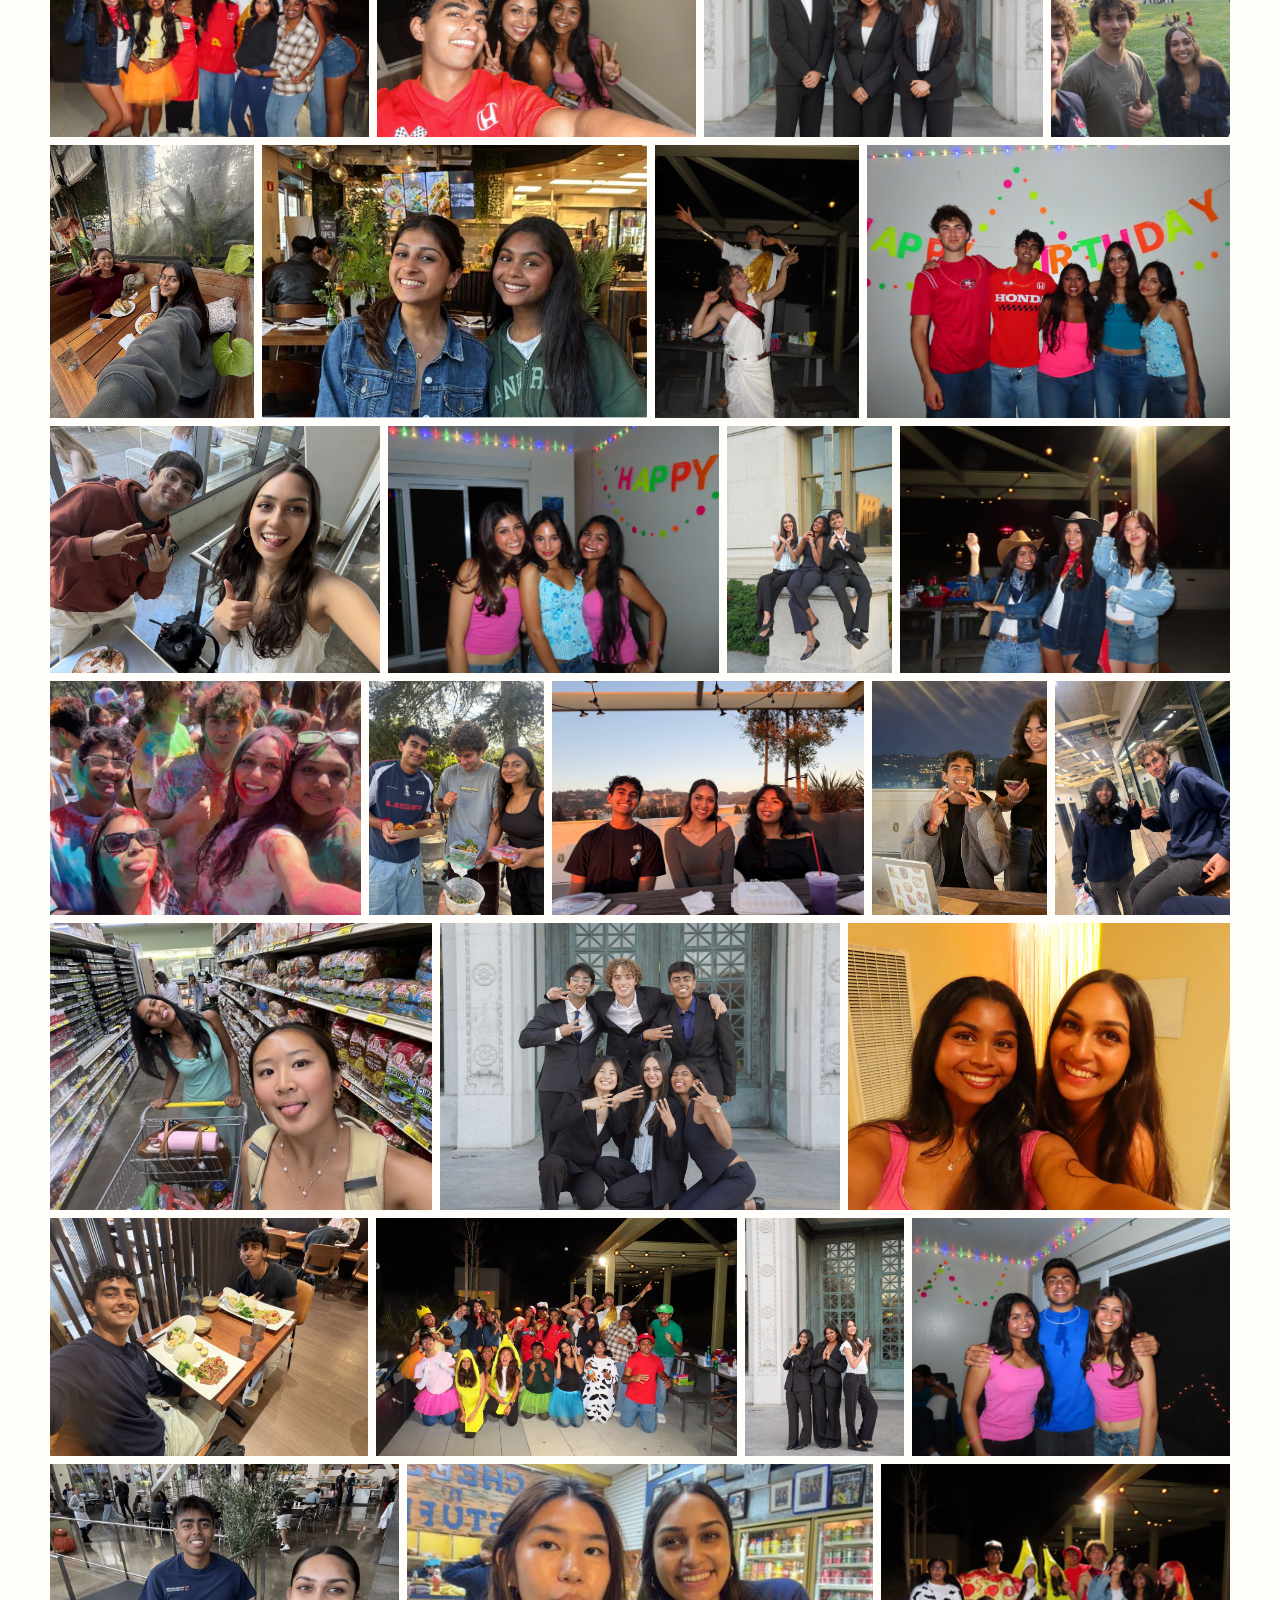
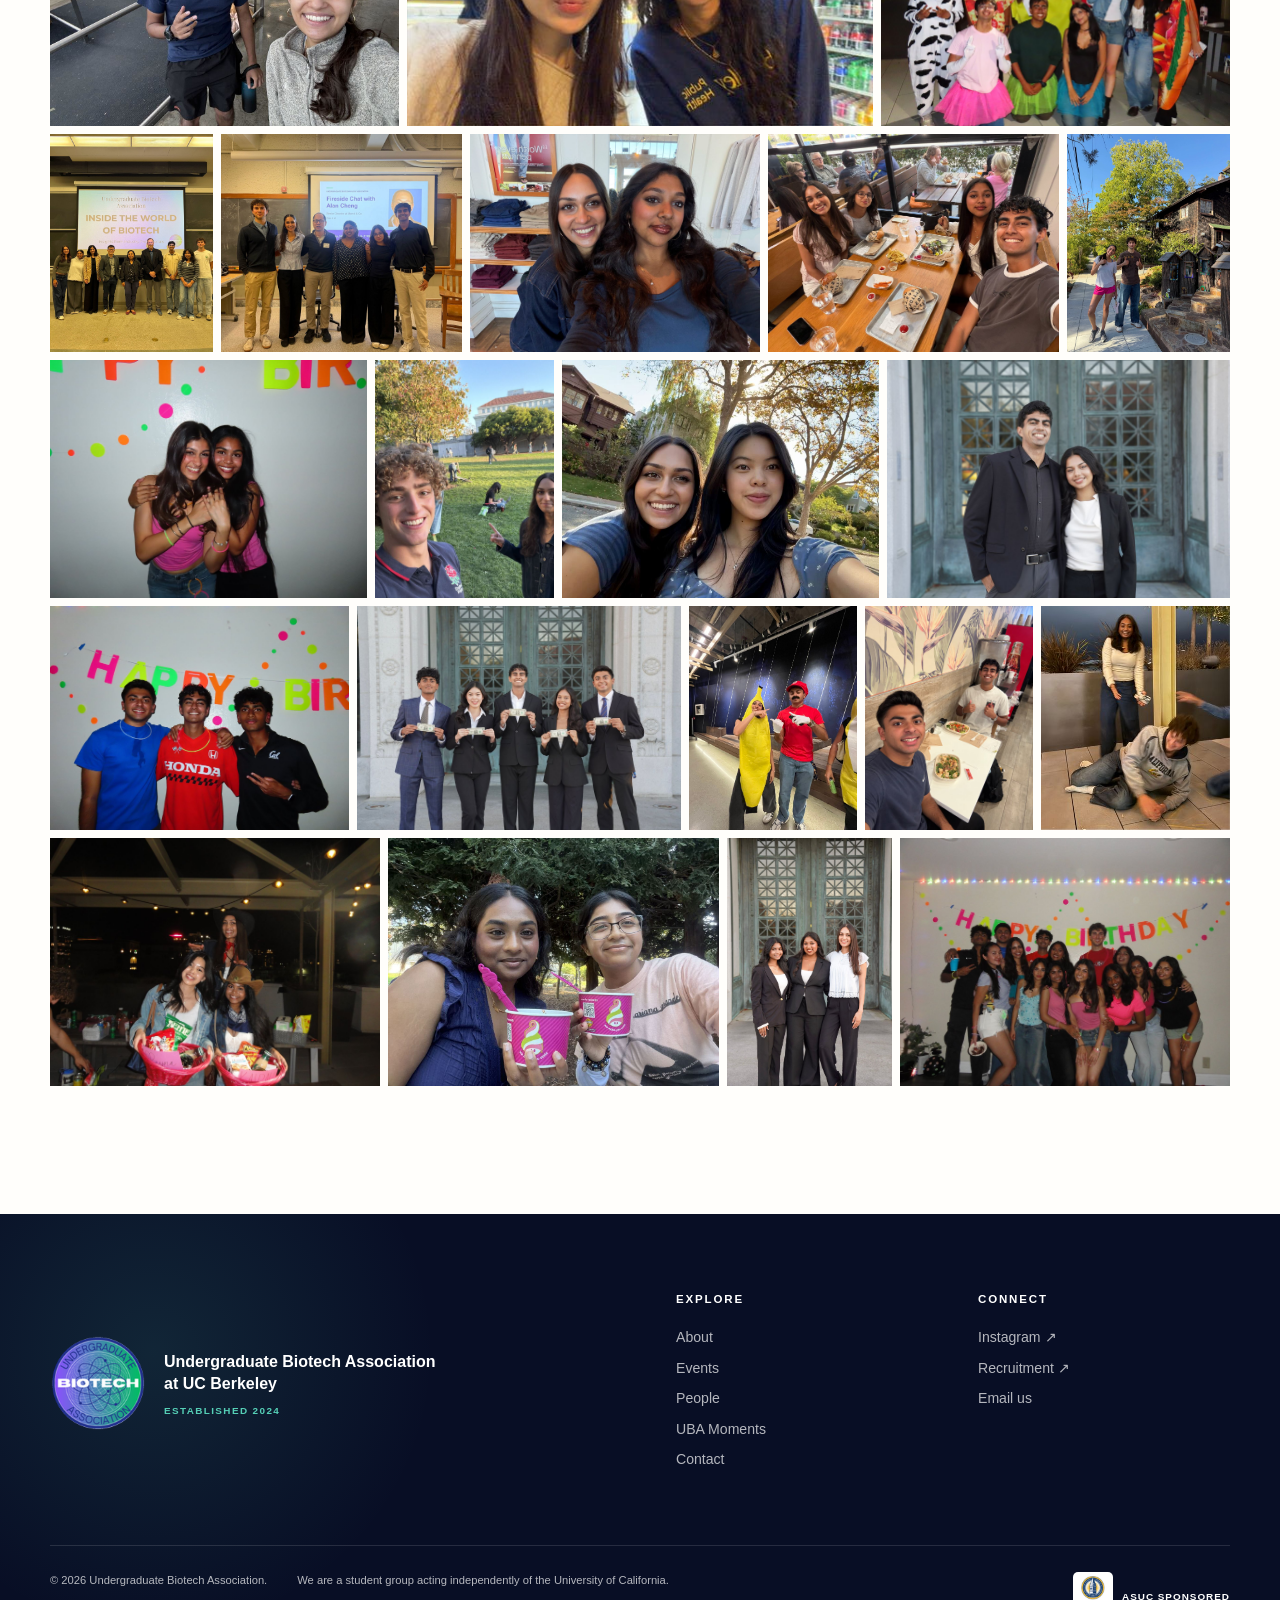
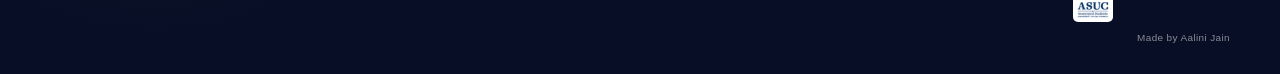
<file: moments.html>
<!doctype html>
<html lang="en">
  <head>
    <meta charset="UTF-8" />
    <meta name="viewport" content="width=device-width, initial-scale=1.0" />
    <meta name="description" content="Moments from the Undergraduate Biotech Association community outside of meetings." />
    <meta name="theme-color" content="#182457" />
    <title>UBA Moments | Undergraduate Biotech Association</title>
    <link rel="icon" href="assets/uba-logo-circle.png" />
    <link rel="stylesheet" href="styles.css?v=57" />
    <script src="script.js?v=9" defer></script>
  </head>
  <body class="subpage-body">
    <a class="skip-link" href="#main-content">Skip to main content</a>

    <header class="site-header" data-header>
      <a class="brand" href="index.html" aria-label="Undergraduate Biotech Association home">
        <span class="logo-crop"><img src="assets/uba-logo-circle.png" alt="" width="64" height="64" /></span>
        <span><strong>Undergraduate Biotech Association</strong><small>UC Berkeley</small></span>
      </a>
      <button class="menu-toggle" type="button" aria-expanded="false" aria-controls="site-nav">
        <span></span><span></span><span></span><span class="sr-only">Open menu</span>
      </button>
      <nav id="site-nav" class="site-nav" aria-label="Main navigation">
        <a href="index.html#about">About</a>
        <a href="events.html">Events</a>
        <a href="people.html">People</a>
        <a class="active" href="moments.html" aria-current="page">UBA Moments</a>
        <a href="contact.html">Contact</a>
        <a class="nav-cta" href="index.html#join">Join us</a>
      </nav>
    </header>


    <main id="main-content">
      <section class="subpage-hero people-hero">
        <div class="section-shell reveal is-visible">
          <p class="eyebrow light">Fall 2026</p>
          <h1>UBA<br /><em>Moments.</em></h1>
          <p>Halloween, birthdays, matcha runs, and everything in between. The people behind the club, off the clock.</p>
        </div>
      </section>

      <section class="team-section section-pad">
        <div class="section-shell">
          <div class="collage reveal">
            <div class="collage-row">
              <figure class="collage-tile" style="--ar: 1.333"><img src="assets/life/hangout-08.jpg" alt="Two board members in suits taking a selfie at night" loading="lazy" /></figure>
              <figure class="collage-tile" style="--ar: 1.333"><img src="assets/life/halloween-07.jpg" alt="A group of board members in Halloween costumes" loading="lazy" /></figure>
              <figure class="collage-tile" style="--ar: 1.333"><img src="assets/life/life-05.jpg" alt="Four board members throwing up peace signs" loading="lazy" /></figure>
              <figure class="collage-tile" style="--ar: 0.666"><img src="assets/life/photoday-01.jpg" alt="Two board members posing for a piggyback ride outside the library" loading="lazy" /></figure>
            </div>
            <div class="collage-row">
              <figure class="collage-tile" style="--ar: 1.333"><img src="assets/life/life-03.jpg" alt="External committee members holding bags of oranges at a grocery store" loading="lazy" /></figure>
              <figure class="collage-tile" style="--ar: 1.333"><img src="assets/life/hangout-05.jpg" alt="Two board members with matcha drinks on campus" loading="lazy" /></figure>
              <figure class="collage-tile" style="--ar: 0.750"><img src="assets/life/fall-04.jpg" alt="Three board members playing Catan in a living room" loading="lazy" /></figure>
              <figure class="collage-tile" style="--ar: 1.436"><img src="assets/life/photoday-internal.jpg" alt="The internal committee striking a pose together on photo day" loading="lazy" /></figure>
            </div>
            <div class="collage-row">
              <figure class="collage-tile" style="--ar: 1.333"><img src="assets/life/fall-01.jpg" alt="The board gathered around a picnic table under string lights on a rooftop at night" loading="lazy" /></figure>
              <figure class="collage-tile" style="--ar: 0.750"><img src="assets/life/fall-02.jpg" alt="Board members filling cups at a frozen yogurt bar" loading="lazy" /></figure>
              <figure class="collage-tile" style="--ar: 1.333"><img src="assets/life/fall-03.jpg" alt="Three board members with burritos at a rooftop table at sunset" loading="lazy" /></figure>
              <figure class="collage-tile" style="--ar: 1.840"><img src="assets/life/fall-05.jpg" alt="Board members crowded onto a couch under botanical posters" loading="lazy" /></figure>
            </div>
            <div class="collage-row">
              <figure class="collage-tile" style="--ar: 1.333"><img src="assets/life/halloween-08.jpg" alt="Board members in costumes, including a crown and a Luigi hat" loading="lazy" /></figure>
              <figure class="collage-tile" style="--ar: 1.333"><img src="assets/life/life-12.jpg" alt="Three board members taking a selfie" loading="lazy" /></figure>
              <figure class="collage-tile" style="--ar: 1.418"><img src="assets/life/photoday-02.jpg" alt="Three board members smiling in suits in front of the bronze doors" loading="lazy" /></figure>
              <figure class="collage-tile" style="--ar: 0.750"><img src="assets/life/hangout-03.jpg" alt="Three board members on the lawn at sunset" loading="lazy" /></figure>
            </div>
            <div class="collage-row">
              <figure class="collage-tile" style="--ar: 0.750"><img src="assets/life/hangout-06.jpg" alt="Two board members at a brunch spot flashing peace signs" loading="lazy" /></figure>
              <figure class="collage-tile" style="--ar: 1.410"><img src="assets/life/life-06.jpg" alt="Two communications committee members at lunch" loading="lazy" /></figure>
              <figure class="collage-tile" style="--ar: 0.750"><img src="assets/life/halloween-03.jpg" alt="Two board members dressed as Greek gods" loading="lazy" /></figure>
              <figure class="collage-tile" style="--ar: 1.333"><img src="assets/life/life-08.jpg" alt="Five board members under a Happy Birthday banner" loading="lazy" /></figure>
            </div>
            <div class="collage-row">
              <figure class="collage-tile" style="--ar: 1.333"><img src="assets/life/hangout-12.jpg" alt="Two board members giving a thumbs up and a peace sign" loading="lazy" /></figure>
              <figure class="collage-tile" style="--ar: 1.333"><img src="assets/life/life-11.jpg" alt="Three board members smiling together" loading="lazy" /></figure>
              <figure class="collage-tile" style="--ar: 0.666"><img src="assets/life/photoday-03.jpg" alt="Three board members sitting on a ledge making hand signs" loading="lazy" /></figure>
              <figure class="collage-tile" style="--ar: 1.333"><img src="assets/life/halloween-05.jpg" alt="Three board members dressed as cowgirls" loading="lazy" /></figure>
            </div>
            <div class="collage-row">
              <figure class="collage-tile" style="--ar: 1.333"><img src="assets/life/fall-06.jpg" alt="Board members covered in colored powder at Holi" loading="lazy" /></figure>
              <figure class="collage-tile" style="--ar: 0.750"><img src="assets/life/fall-07.jpg" alt="Three board members sharing lunch outside under the trees" loading="lazy" /></figure>
              <figure class="collage-tile" style="--ar: 1.333"><img src="assets/life/fall-08.jpg" alt="Three board members at a rooftop table at sunset with the Campanile behind them" loading="lazy" /></figure>
              <figure class="collage-tile" style="--ar: 0.750"><img src="assets/life/fall-09.jpg" alt="A board member making a goofy face on a rooftop at night" loading="lazy" /></figure>
              <figure class="collage-tile" style="--ar: 0.750"><img src="assets/life/fall-10.jpg" alt="Two board members in matching UBA hoodies in a building lobby" loading="lazy" /></figure>
            </div>
            <div class="collage-row">
              <figure class="collage-tile" style="--ar: 1.333"><img src="assets/life/hangout-10.jpg" alt="Two board members goofing around in a grocery aisle" loading="lazy" /></figure>
              <figure class="collage-tile" style="--ar: 1.392"><img src="assets/life/photoday-external.jpg" alt="The external committee throwing up peace signs on photo day" loading="lazy" /></figure>
              <figure class="collage-tile" style="--ar: 1.333"><img src="assets/life/life-10.jpg" alt="Two board members taking a selfie" loading="lazy" /></figure>
            </div>
            <div class="collage-row">
              <figure class="collage-tile" style="--ar: 1.333"><img src="assets/life/hangout-11.jpg" alt="Two board members out to dinner" loading="lazy" /></figure>
              <figure class="collage-tile" style="--ar: 1.515"><img src="assets/life/halloween-01.jpg" alt="The board in Halloween costumes on a rooftop" loading="lazy" /></figure>
              <figure class="collage-tile" style="--ar: 0.666"><img src="assets/life/photoday-04.jpg" alt="Three board members posing back to back in front of the doors" loading="lazy" /></figure>
              <figure class="collage-tile" style="--ar: 1.333"><img src="assets/life/life-07.jpg" alt="Three board members at a birthday party" loading="lazy" /></figure>
            </div>
            <div class="collage-row">
              <figure class="collage-tile" style="--ar: 1.333"><img src="assets/life/hangout-07.jpg" alt="Two board members in a campus dining hall" loading="lazy" /></figure>
              <figure class="collage-tile" style="--ar: 1.778"><img src="assets/life/life-13.jpg" alt="Two board members taking a selfie at a sandwich shop" loading="lazy" /></figure>
              <figure class="collage-tile" style="--ar: 1.333"><img src="assets/life/halloween-04.jpg" alt="Board members in food costumes and tutus" loading="lazy" /></figure>
            </div>
            <div class="collage-row">
              <figure class="collage-tile" style="--ar: 0.750"><img src="assets/life/fall-11.jpg" alt="Board members and speakers at the Inside the World of Biotech panel" loading="lazy" /></figure>
              <figure class="collage-tile" style="--ar: 1.104"><img src="assets/life/fall-12.jpg" alt="Board members with Alan Cheng of Merck at his fireside chat" loading="lazy" /></figure>
              <figure class="collage-tile" style="--ar: 1.333"><img src="assets/life/fall-13.jpg" alt="Two board members taking a selfie in a clothing shop" loading="lazy" /></figure>
              <figure class="collage-tile" style="--ar: 1.333"><img src="assets/life/fall-14.jpg" alt="Four board members out for burgers" loading="lazy" /></figure>
              <figure class="collage-tile" style="--ar: 0.750"><img src="assets/life/fall-15.jpg" alt="Two board members giving thumbs up next to a little free library" loading="lazy" /></figure>
            </div>
            <div class="collage-row">
              <figure class="collage-tile" style="--ar: 1.333"><img src="assets/life/life-04.jpg" alt="Two board members hugging and laughing" loading="lazy" /></figure>
              <figure class="collage-tile" style="--ar: 0.750"><img src="assets/life/hangout-02.jpg" alt="Two board members on the grass near a campus building" loading="lazy" /></figure>
              <figure class="collage-tile" style="--ar: 1.333"><img src="assets/life/hangout-01.jpg" alt="Two board members taking a selfie on a tree-lined street" loading="lazy" /></figure>
              <figure class="collage-tile" style="--ar: 1.440"><img src="assets/life/photoday-05.jpg" alt="Two senior advisors smiling together on photo day" loading="lazy" /></figure>
            </div>
            <div class="collage-row">
              <figure class="collage-tile" style="--ar: 1.333"><img src="assets/life/life-02.jpg" alt="Three board members at a birthday party" loading="lazy" /></figure>
              <figure class="collage-tile" style="--ar: 1.448"><img src="assets/life/photoday-finance.jpg" alt="The finance committee each holding up a dollar bill" loading="lazy" /></figure>
              <figure class="collage-tile" style="--ar: 0.750"><img src="assets/life/halloween-02.jpg" alt="A banana and Mario posing together" loading="lazy" /></figure>
              <figure class="collage-tile" style="--ar: 0.750"><img src="assets/life/hangout-04.jpg" alt="Two board members at lunch together" loading="lazy" /></figure>
              <figure class="collage-tile" style="--ar: 0.845"><img src="assets/life/life-09.jpg" alt="Internal committee members goofing around on a rooftop" loading="lazy" /></figure>
            </div>
            <div class="collage-row">
              <figure class="collage-tile" style="--ar: 1.333"><img src="assets/life/halloween-06.jpg" alt="Board members holding gift baskets in cowboy hats" loading="lazy" /></figure>
              <figure class="collage-tile" style="--ar: 1.333"><img src="assets/life/hangout-09.jpg" alt="Two board members with frozen yogurt" loading="lazy" /></figure>
              <figure class="collage-tile" style="--ar: 0.666"><img src="assets/life/photoday-06.jpg" alt="Three board members standing together in front of the doors" loading="lazy" /></figure>
              <figure class="collage-tile" style="--ar: 1.333"><img src="assets/life/life-14.jpg" alt="Board members gathered under a Happy Birthday banner" loading="lazy" /></figure>
            </div>
          </div>
        </div>
      </section>

    </main>

    <footer class="site-footer">
      <div class="section-shell footer-grid">
        <div class="footer-brand"><span class="logo-crop"><img src="assets/uba-logo-circle.png" alt="Undergraduate Biotech Association logo" width="86" height="86" /></span><p>Undergraduate Biotech Association<br />at UC Berkeley<span class="footer-established">Established 2024</span></p></div>
        <div><h3>Explore</h3><a href="index.html#about">About</a><a href="events.html">Events</a><a href="people.html">People</a><a href="moments.html">UBA Moments</a><a href="contact.html">Contact</a></div>
        <div><h3>Connect</h3><a href="https://www.instagram.com/cal_undergradbiotech/" target="_blank" rel="noreferrer">Instagram ↗</a><a href="https://linktr.ee/undergrad.biotech.association" target="_blank" rel="noreferrer">Recruitment ↗</a><a href="mailto:undergrad.biotech.association@gmail.com">Email us</a></div>
      </div>
      <div class="section-shell footer-bottom"><p>© <span data-year></span> Undergraduate Biotech Association.</p><p>We are a student group acting independently of the University of California.</p><div class="footer-corner"><div class="asuc-sponsor"><img src="assets/asuc-logo.png" alt="ASUC logo" width="40" height="50" /><span>ASUC sponsored</span></div><p class="site-credit">Made by Aalini Jain</p></div></div>
    </footer>
  </body>
</html>
</file>
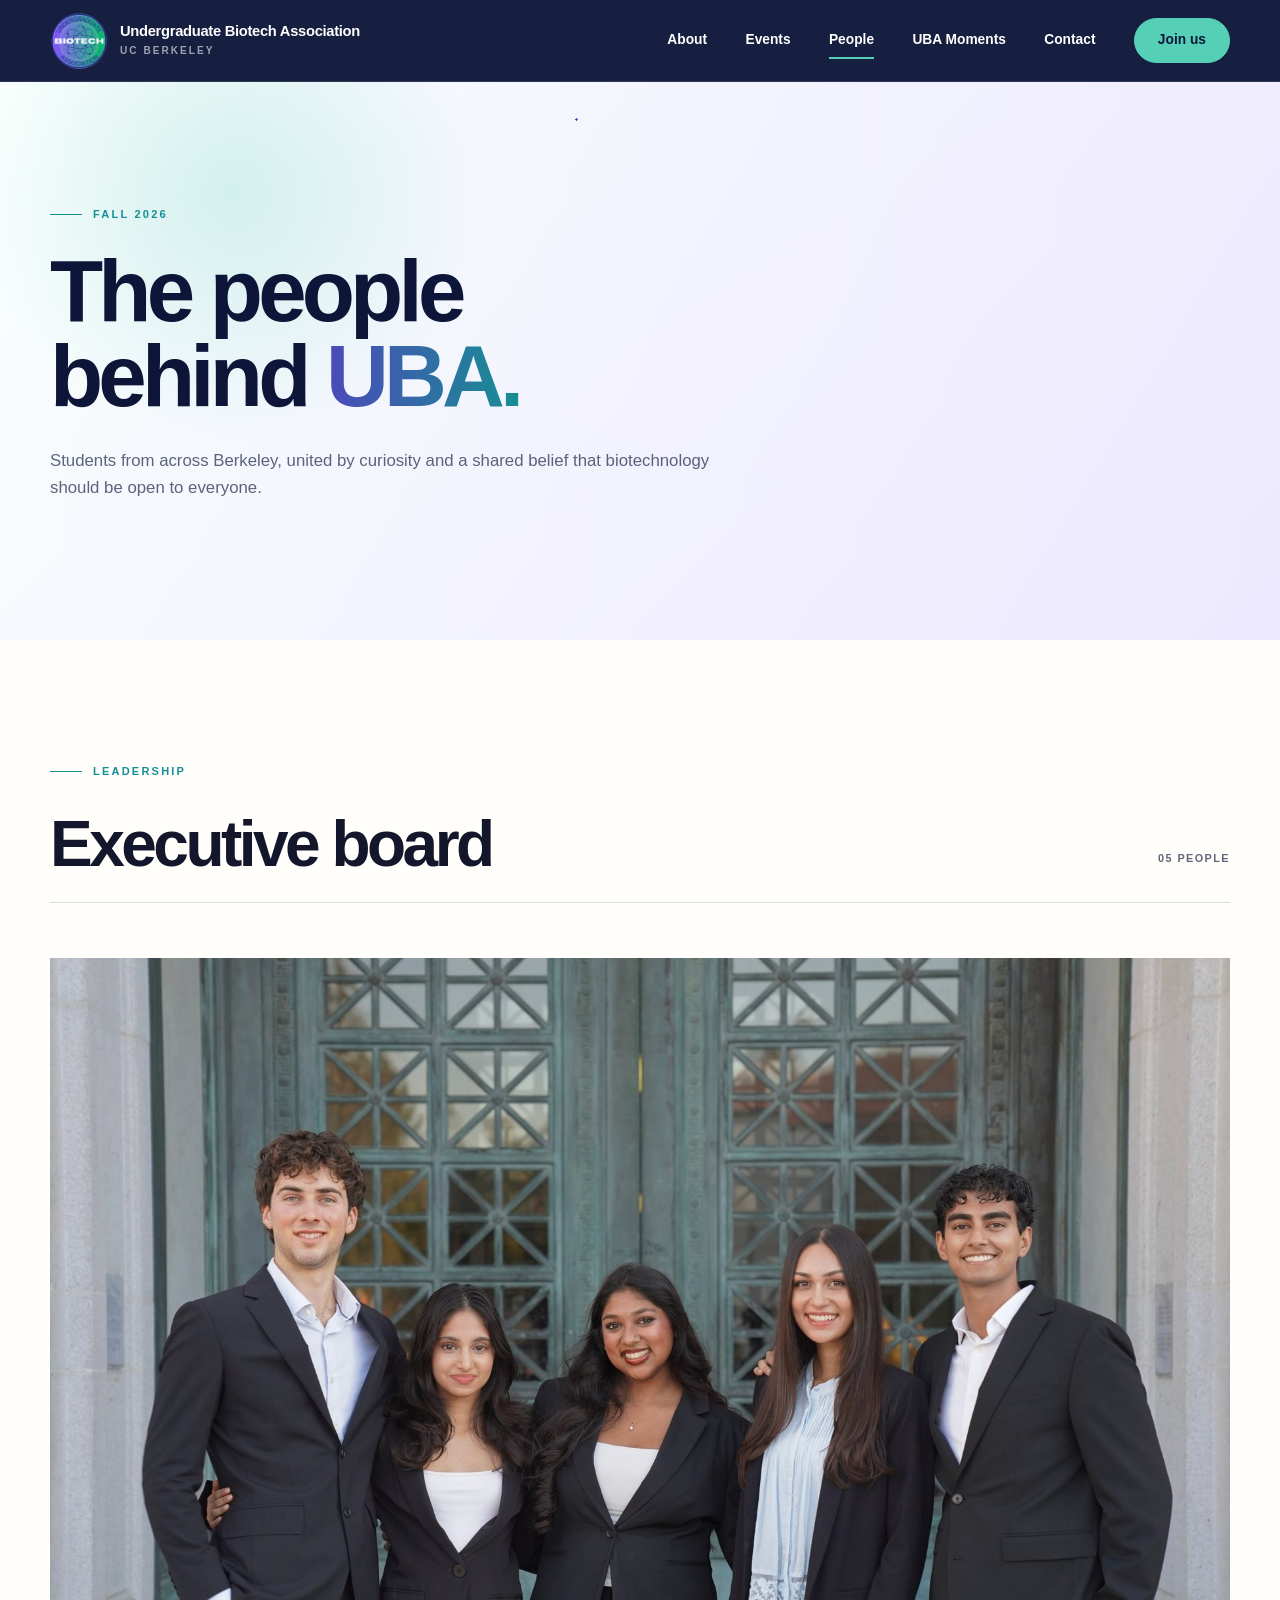
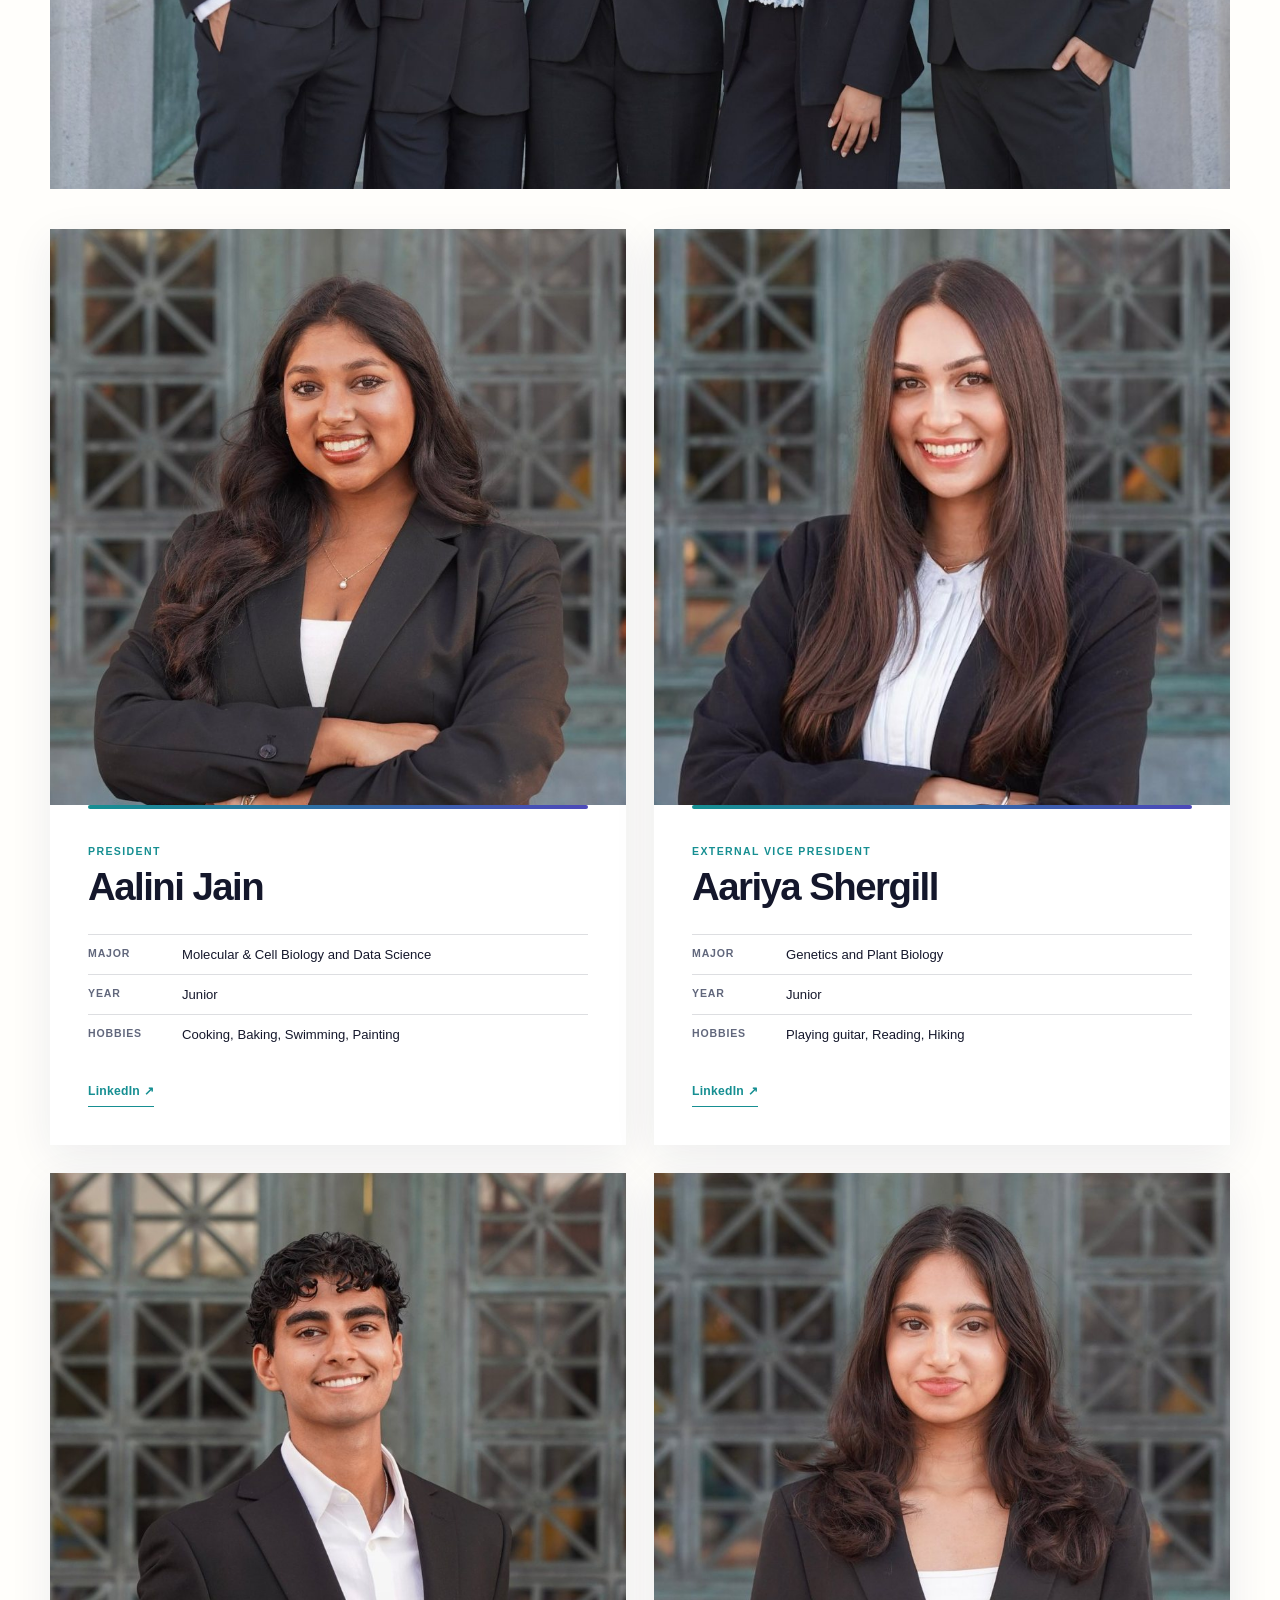
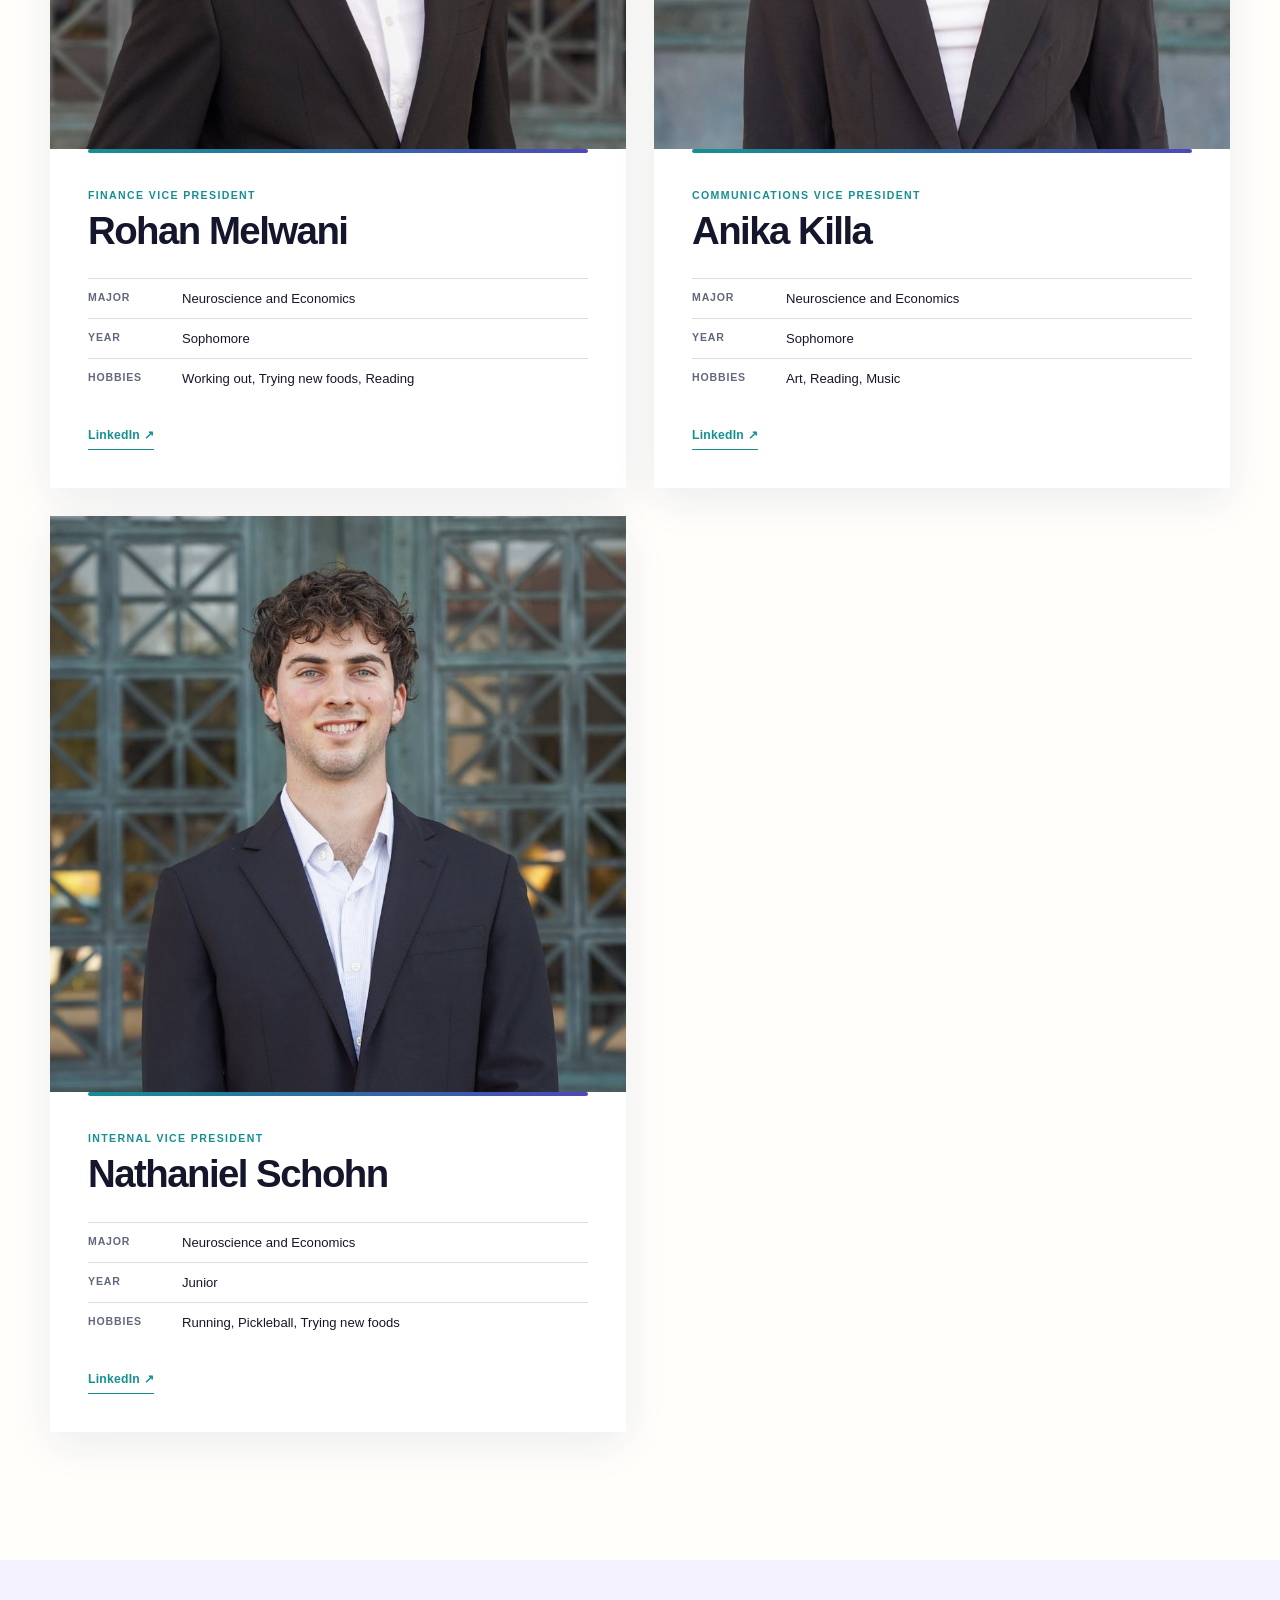
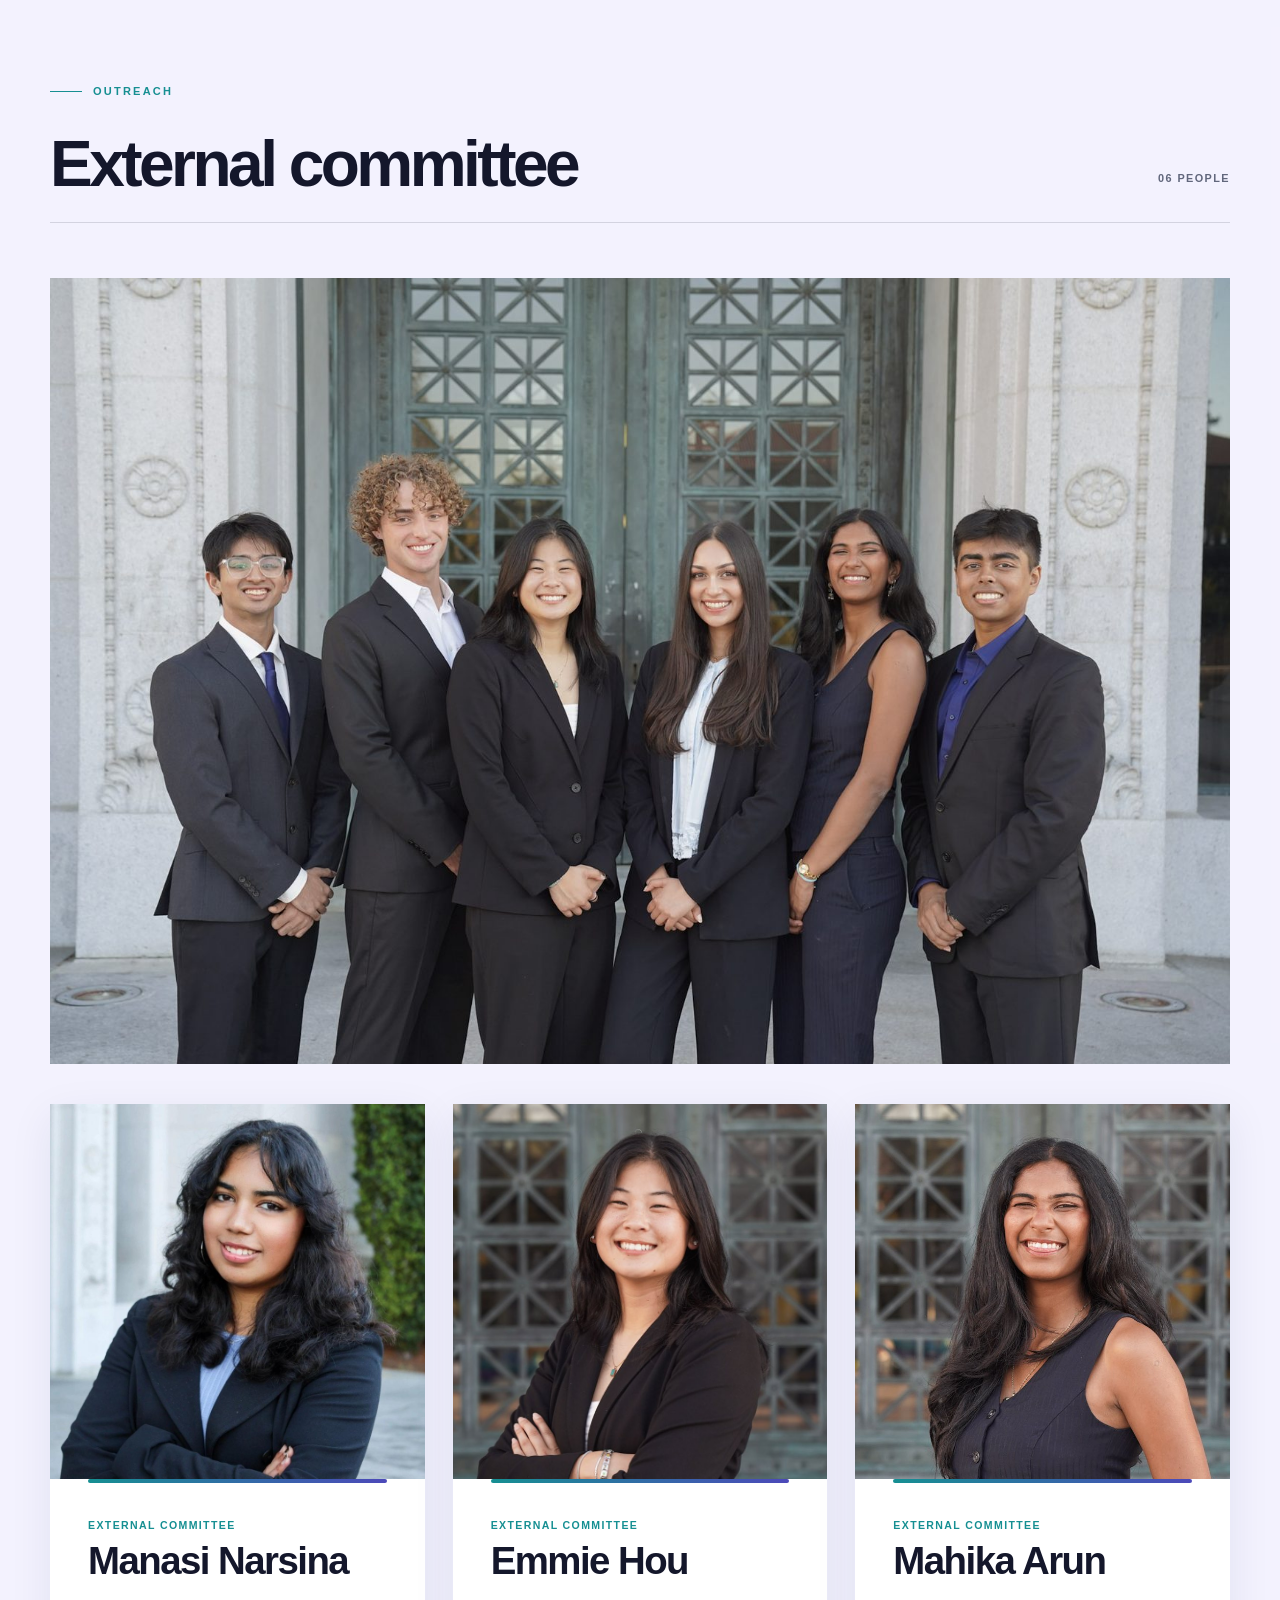
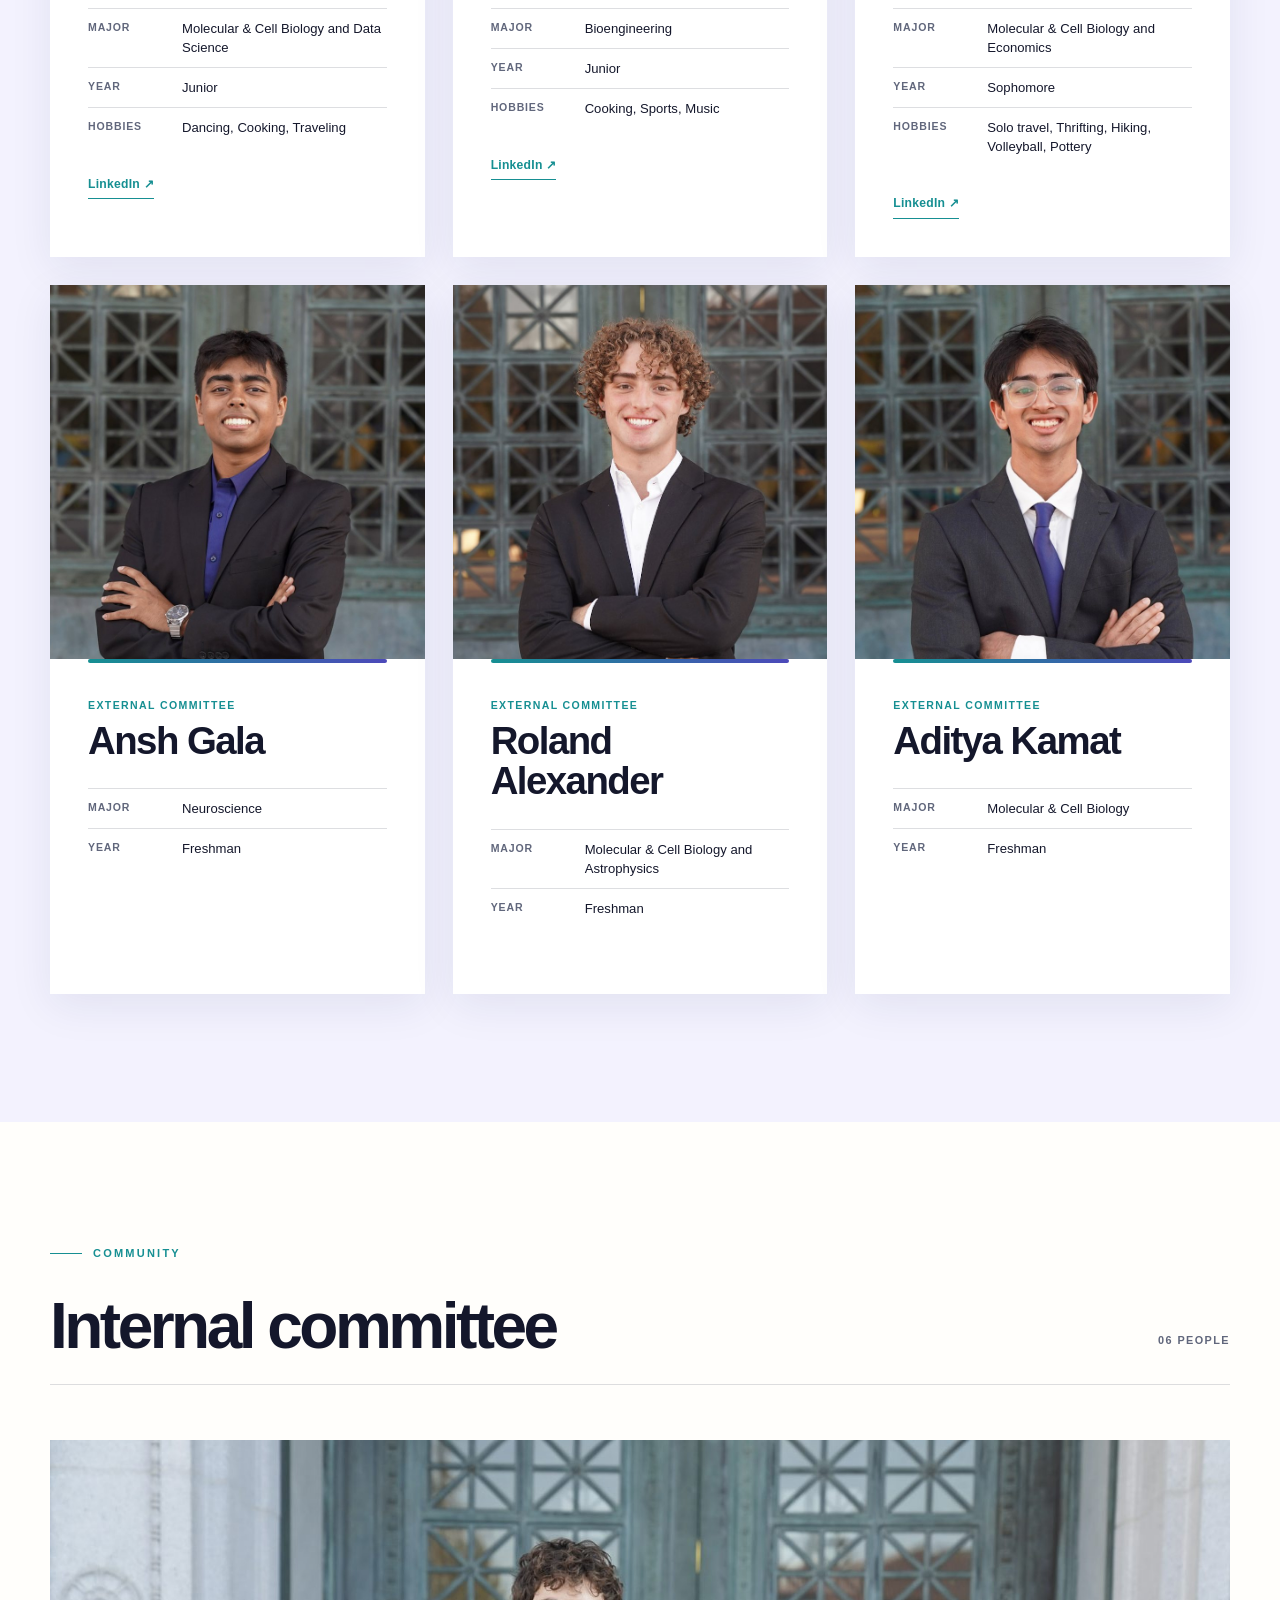
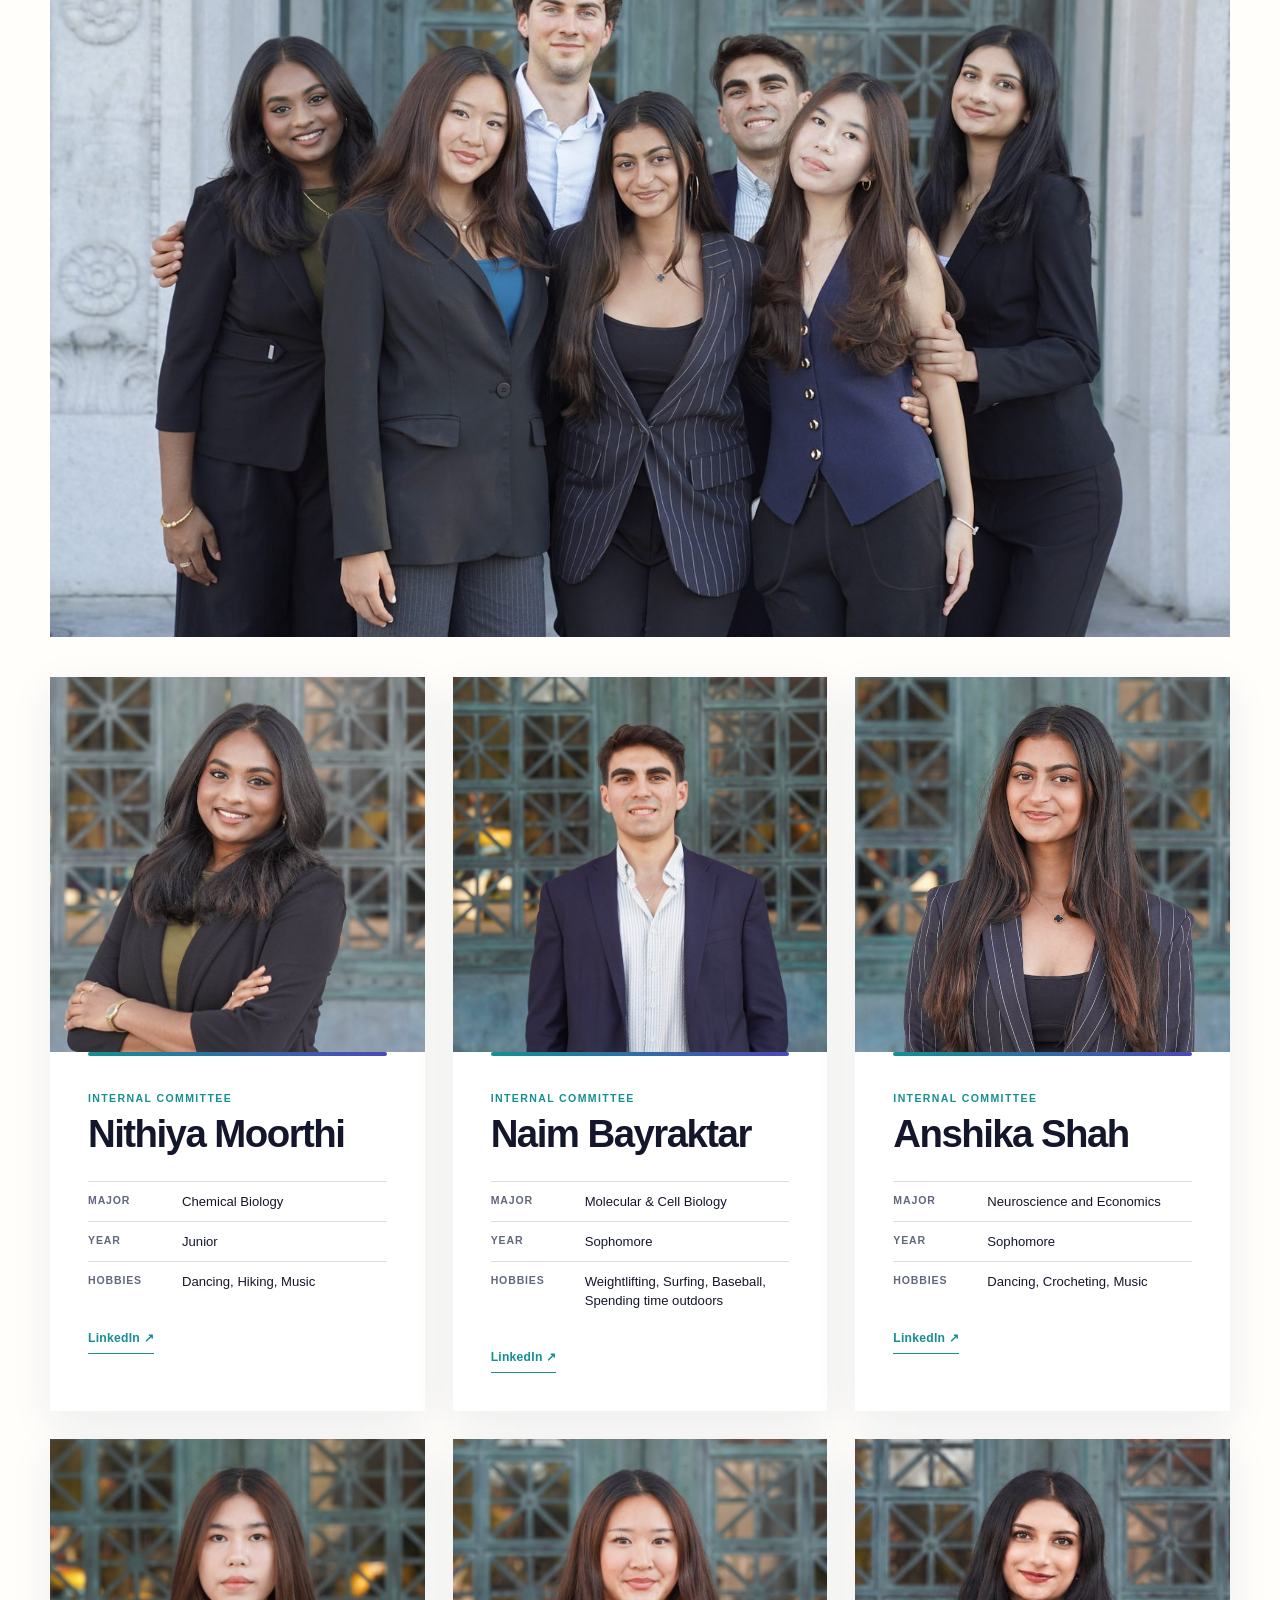
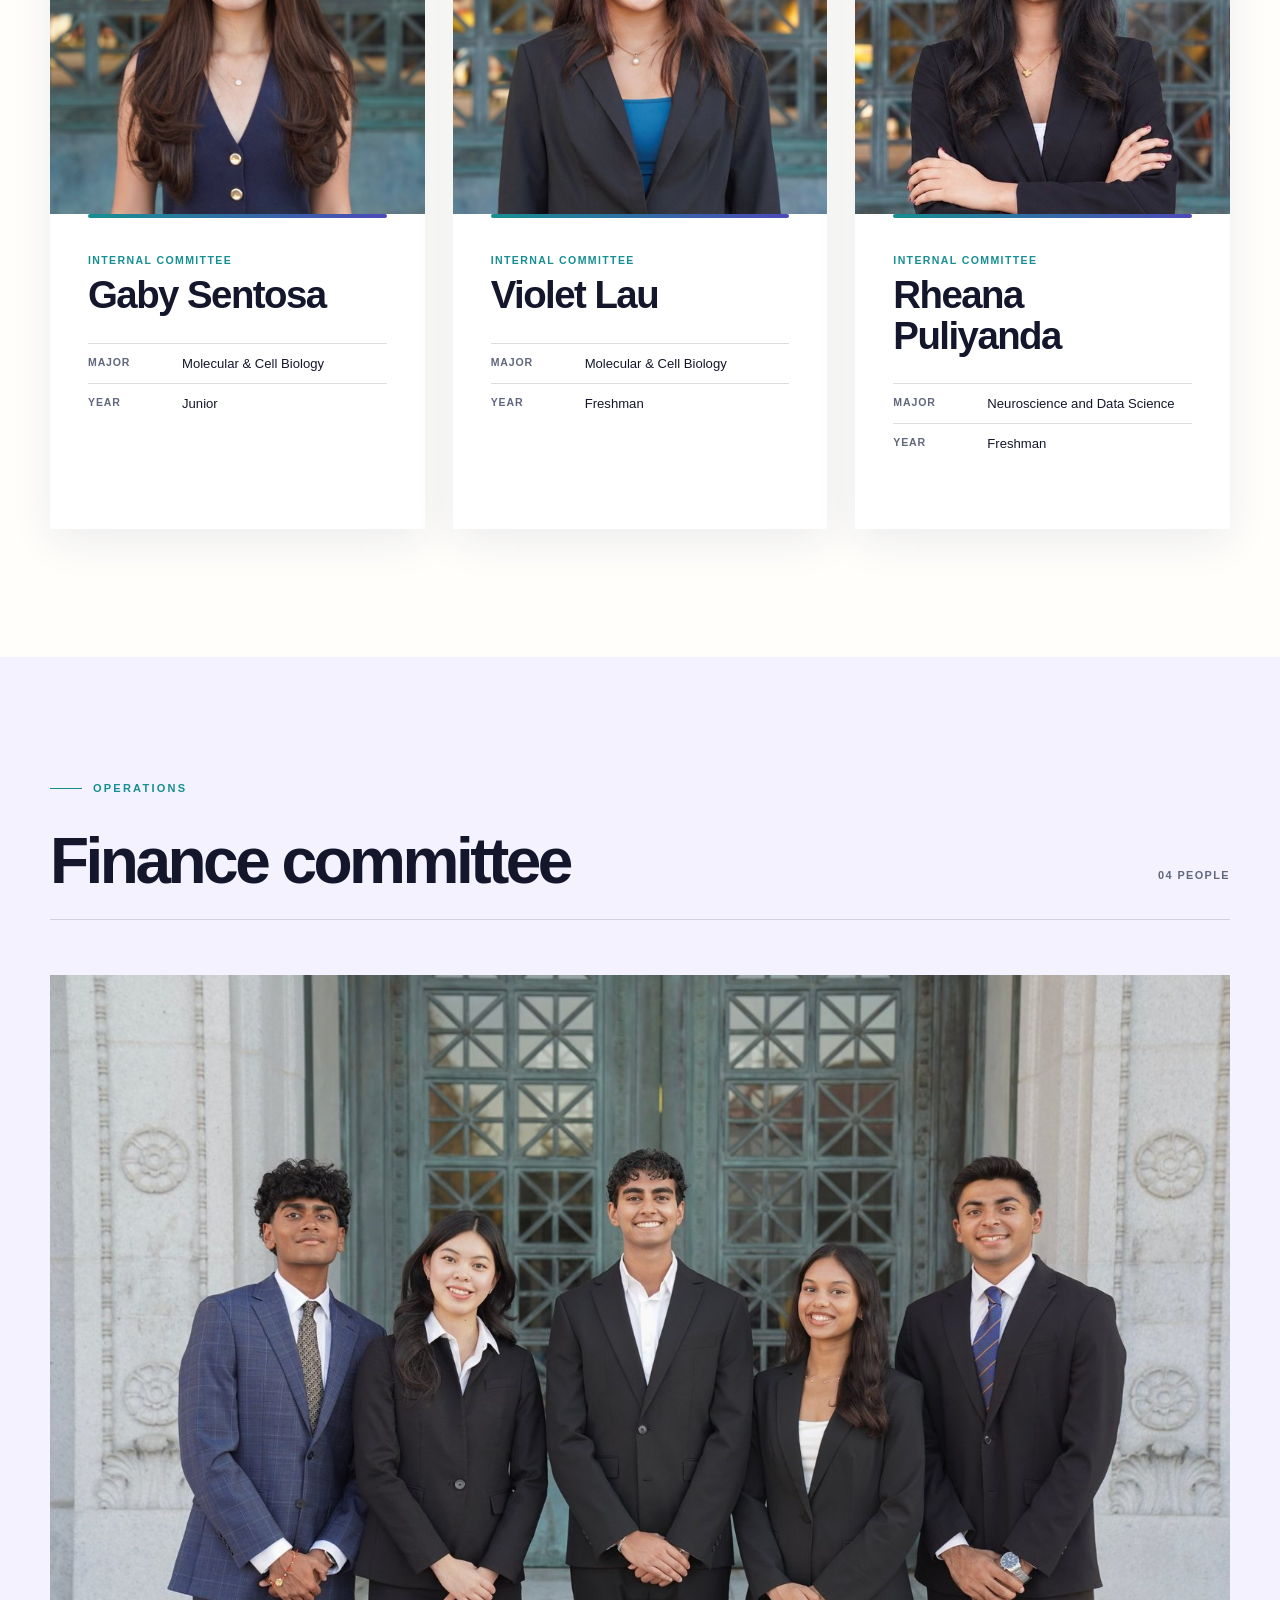
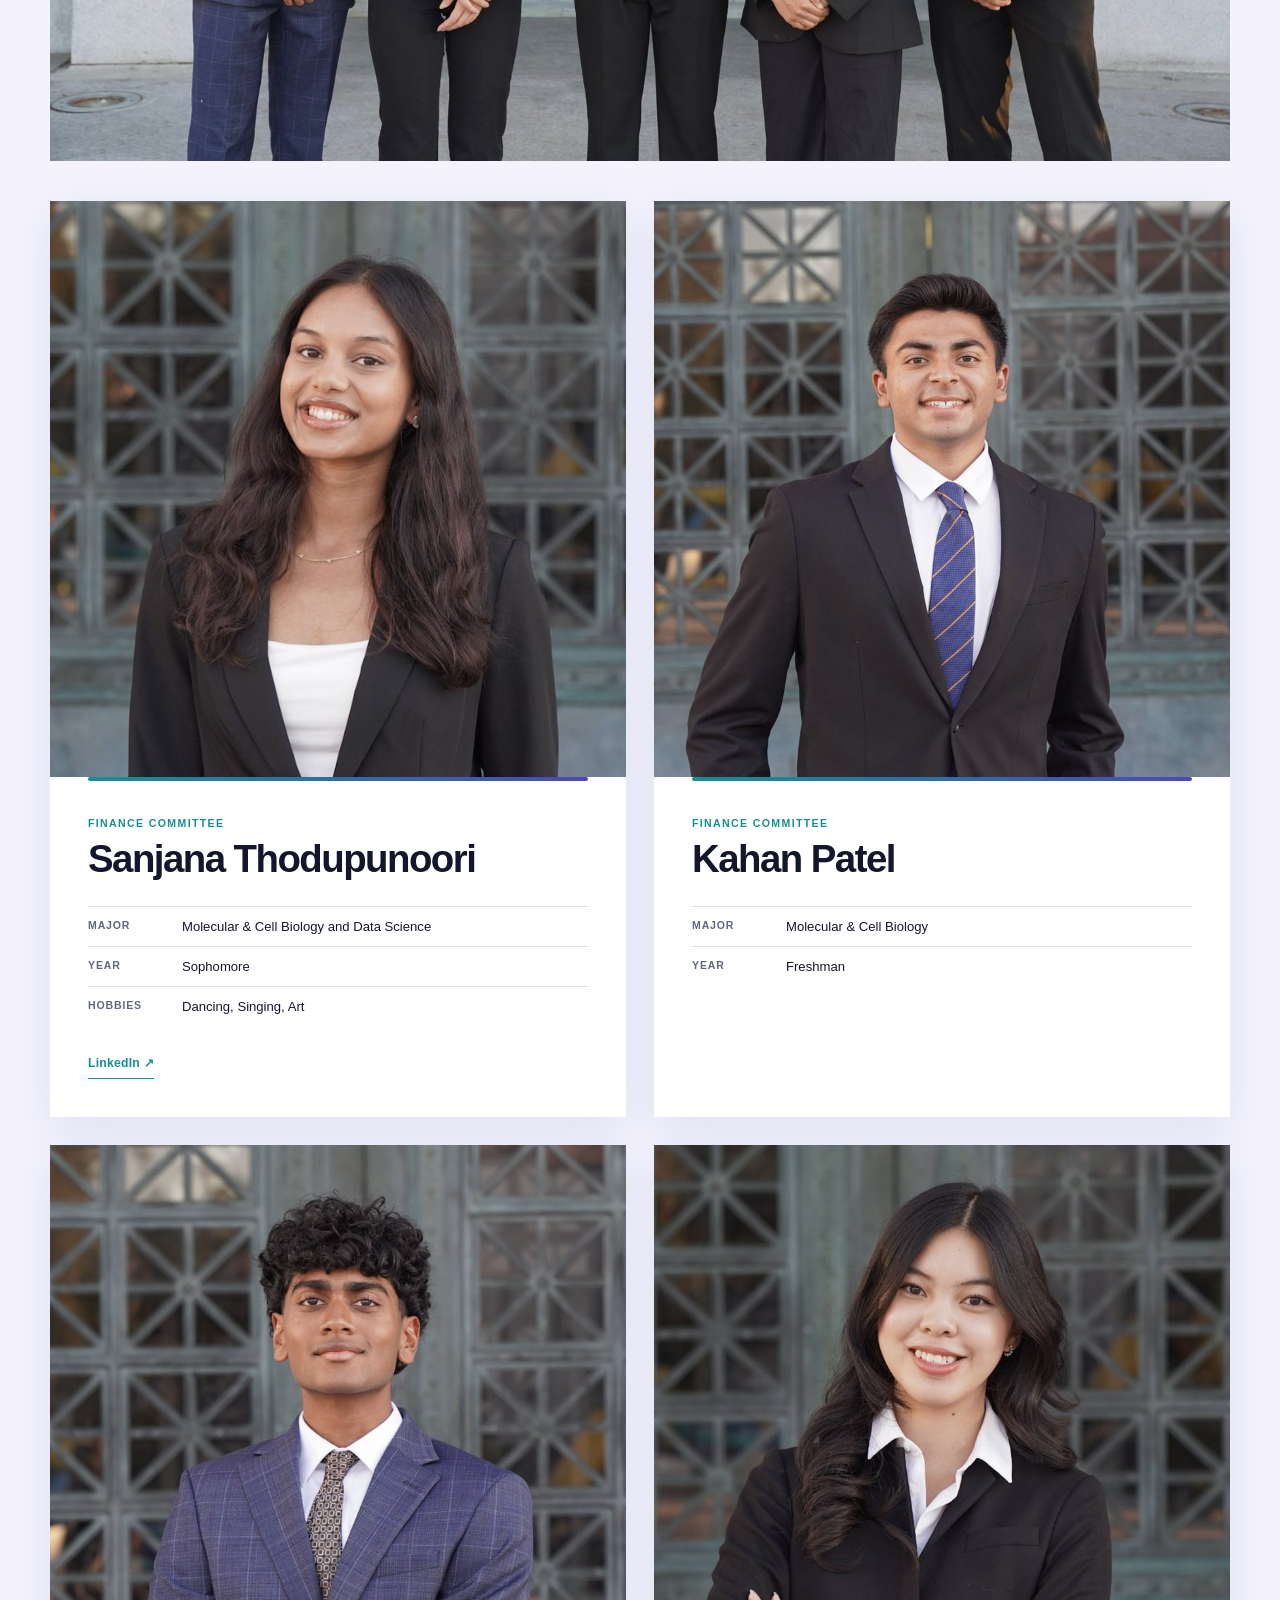
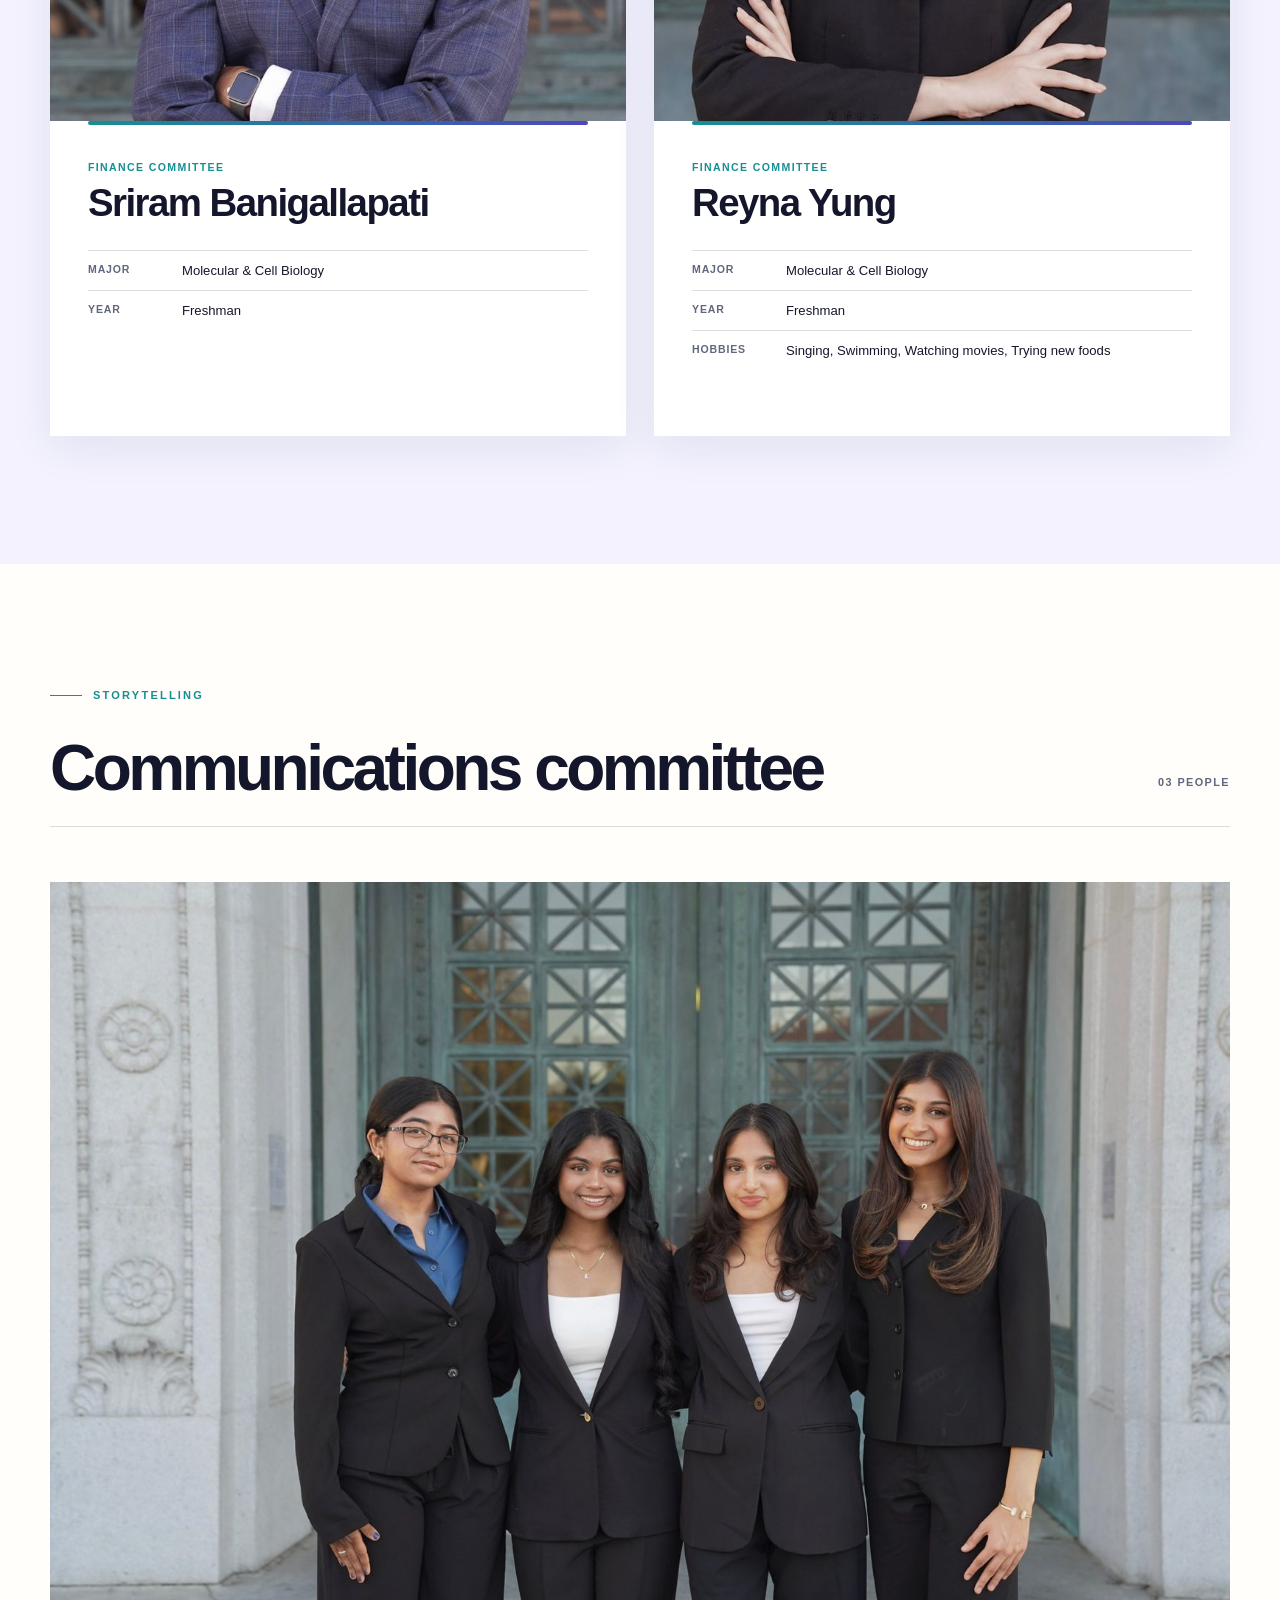
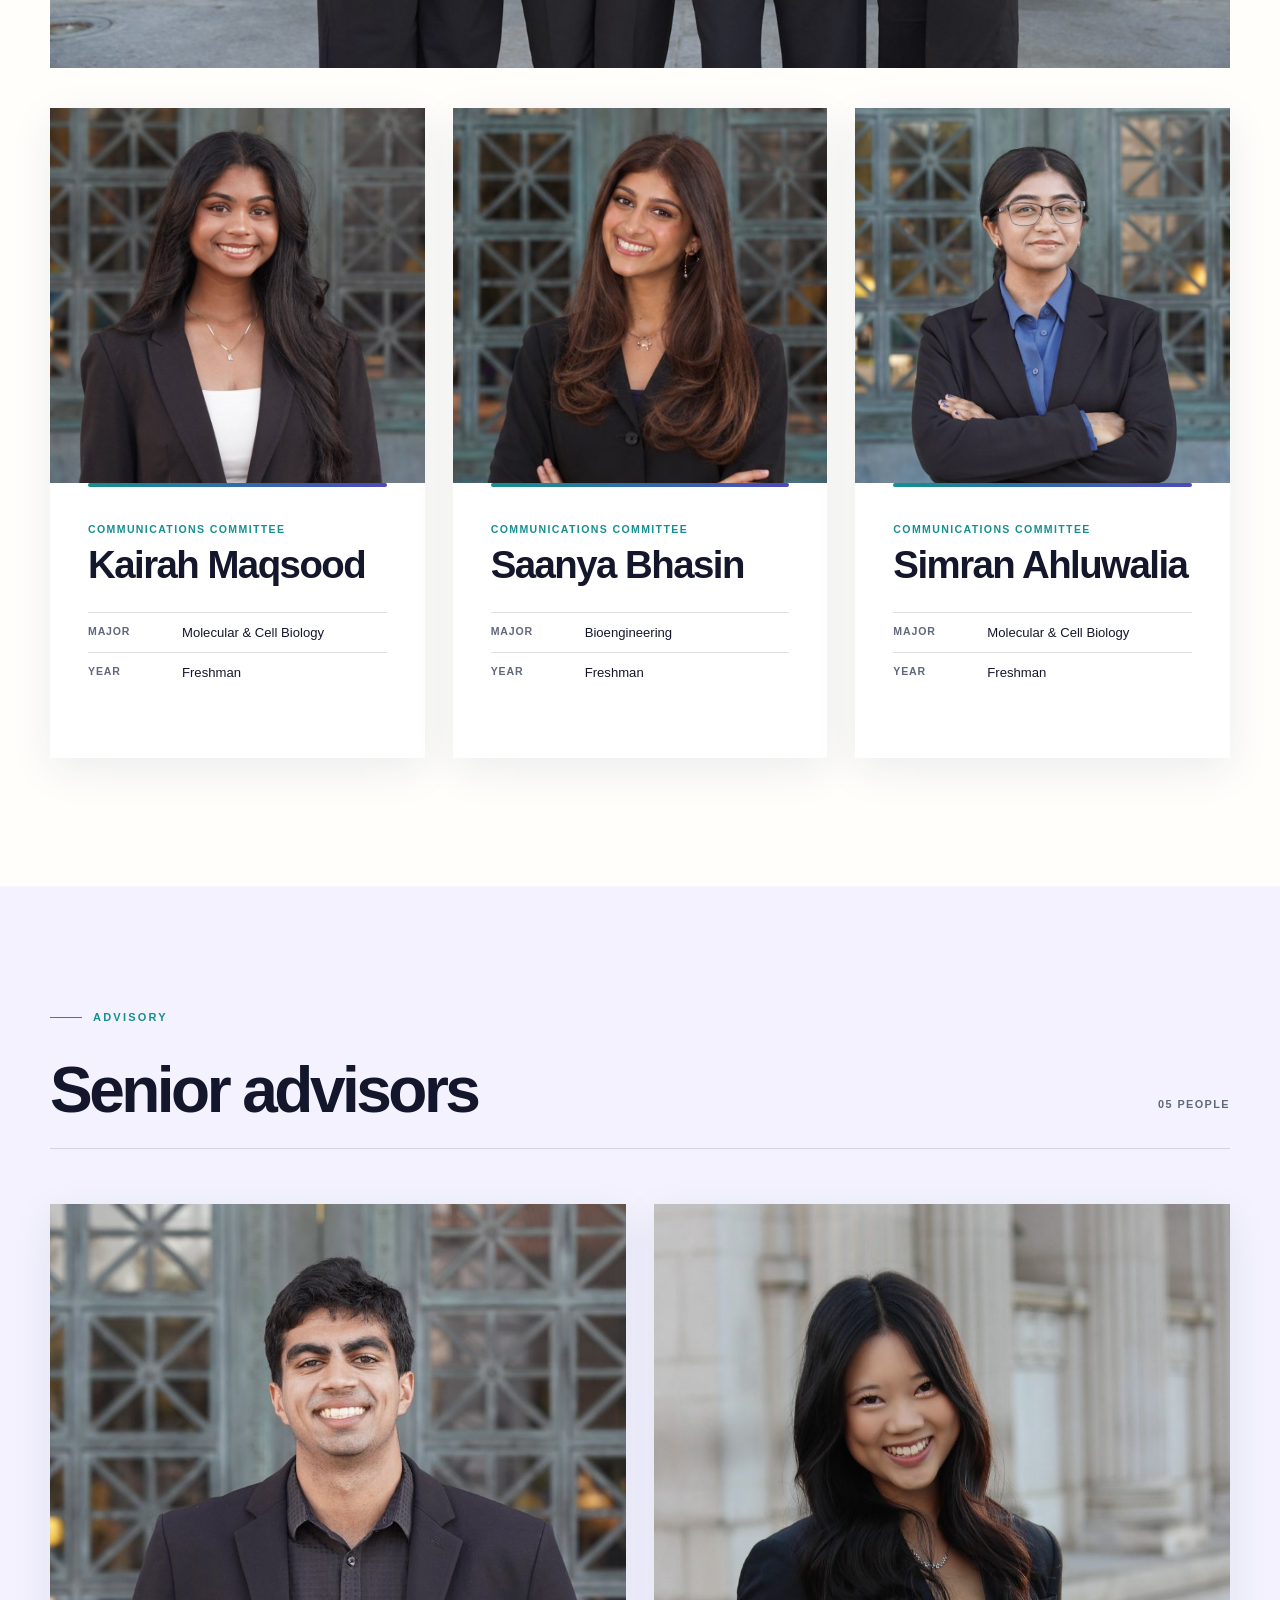
<file: people.html>
<!doctype html>
<html lang="en">
  <head>
    <meta charset="UTF-8" />
    <meta name="viewport" content="width=device-width, initial-scale=1.0" />
    <meta name="description" content="Meet the Fall 2026 Undergraduate Biotech Association team at UC Berkeley." />
    <meta name="theme-color" content="#182457" />
    <title>People | Undergraduate Biotech Association</title>
    <link rel="icon" href="assets/uba-logo-circle.png" />
    <link rel="stylesheet" href="styles.css?v=57" />
    <script src="script.js?v=9" defer></script>
  </head>
  <body class="subpage-body">
    <a class="skip-link" href="#main-content">Skip to main content</a>

    <header class="site-header" data-header>
      <a class="brand" href="index.html" aria-label="Undergraduate Biotech Association home">
        <span class="logo-crop"><img src="assets/uba-logo-circle.png" alt="" width="64" height="64" /></span>
        <span><strong>Undergraduate Biotech Association</strong><small>UC Berkeley</small></span>
      </a>
      <button class="menu-toggle" type="button" aria-expanded="false" aria-controls="site-nav">
        <span></span><span></span><span></span><span class="sr-only">Open menu</span>
      </button>
      <nav id="site-nav" class="site-nav" aria-label="Main navigation">
        <a href="index.html#about">About</a>
        <a href="events.html">Events</a>
        <a class="active" href="people.html" aria-current="page">People</a>
        <a href="moments.html">UBA Moments</a>
        <a href="contact.html">Contact</a>
        <a class="nav-cta" href="index.html#join">Join us</a>
      </nav>
    </header>


    <main id="main-content">
      <section class="subpage-hero people-hero">
        <div class="section-shell reveal is-visible">
          <p class="eyebrow light">Fall 2026</p>
          <h1>The people<br />behind <em>UBA.</em></h1>
          <p>Students from across Berkeley, united by curiosity and a shared belief that biotechnology should be open to everyone.</p>
        </div>
      </section>

      <section class="team-section section-pad">
        <div class="section-shell">
          <div class="team-title reveal"><p class="eyebrow">Leadership</p><h2>Executive board</h2><span>05 people</span></div>
          <figure class="team-banner reveal"><img src="assets/team/exec-board-fall-2026.jpg" alt="The Fall 2026 UBA executive board" loading="lazy" /></figure>
          <div class="people-grid">
            <article class="person-card reveal">
              <div class="person-photo"><img class="headshot" src="assets/people/aalini-jain-2026.jpg" alt="Aalini Jain" /></div>
              <div class="person-info"><p class="person-role">President</p><h3>Aalini Jain</h3><dl><div><dt>Major</dt><dd>Molecular &amp; Cell Biology and Data Science</dd></div><div><dt>Year</dt><dd>Junior</dd></div><div><dt>Hobbies</dt><dd>Cooking, Baking, Swimming, Painting</dd></div></dl><div class="profile-links"><a class="linkedin-link" href="https://www.linkedin.com/in/aalinijain/" target="_blank" rel="noreferrer">LinkedIn ↗</a></div></div>
            </article>
            <article class="person-card reveal">
              <div class="person-photo"><img class="headshot" src="assets/people/aariya-shergill-2026.jpg" alt="Aariya Shergill" /></div>
              <div class="person-info"><p class="person-role">External Vice President</p><h3>Aariya Shergill</h3><dl><div><dt>Major</dt><dd>Genetics and Plant Biology</dd></div><div><dt>Year</dt><dd>Junior</dd></div><div><dt>Hobbies</dt><dd>Playing guitar, Reading, Hiking</dd></div></dl><div class="profile-links"><a class="linkedin-link" href="https://www.linkedin.com/in/aariyashergill/" target="_blank" rel="noreferrer">LinkedIn ↗</a></div></div>
            </article>
            <article class="person-card reveal">
              <div class="person-photo"><img class="headshot" src="assets/people/rohan-melwani-2026.jpg" alt="Rohan Melwani" /></div>
              <div class="person-info"><p class="person-role">Finance Vice President</p><h3>Rohan Melwani</h3><dl><div><dt>Major</dt><dd>Neuroscience and Economics</dd></div><div><dt>Year</dt><dd>Sophomore</dd></div><div><dt>Hobbies</dt><dd>Working out, Trying new foods, Reading</dd></div></dl><div class="profile-links"><a class="linkedin-link" href="https://www.linkedin.com/in/rohanmelwani/" target="_blank" rel="noreferrer">LinkedIn ↗</a></div></div>
            </article>
            <article class="person-card reveal">
              <div class="person-photo"><img class="headshot" src="assets/people/anika-killa-2026.jpg" alt="Anika Killa" /></div>
              <div class="person-info"><p class="person-role">Communications Vice President</p><h3>Anika Killa</h3><dl><div><dt>Major</dt><dd>Neuroscience and Economics</dd></div><div><dt>Year</dt><dd>Sophomore</dd></div><div><dt>Hobbies</dt><dd>Art, Reading, Music</dd></div></dl><div class="profile-links"><a class="linkedin-link" href="https://www.linkedin.com/in/anika-killa-614804283/" target="_blank" rel="noreferrer">LinkedIn ↗</a></div></div>
            </article>
            <article class="person-card reveal">
              <div class="person-photo"><img class="headshot" src="assets/people/nathaniel-schohn-2026.jpg" alt="Nathaniel Schohn" /></div>
              <div class="person-info"><p class="person-role">Internal Vice President</p><h3>Nathaniel Schohn</h3><dl><div><dt>Major</dt><dd>Neuroscience and Economics</dd></div><div><dt>Year</dt><dd>Junior</dd></div><div><dt>Hobbies</dt><dd>Running, Pickleball, Trying new foods</dd></div></dl><div class="profile-links"><a class="linkedin-link" href="https://www.linkedin.com/in/nathaniel-schohn/" target="_blank" rel="noreferrer">LinkedIn ↗</a></div></div>
            </article>
          </div>
        </div>
      </section>

      <section id="external-committee" class="team-section team-tinted section-pad">
        <div class="section-shell">
          <div class="team-title reveal"><p class="eyebrow">Outreach</p><h2>External committee</h2><span>06 people</span></div>
          <figure class="team-banner reveal"><img src="assets/team/external-committee.jpg" alt="The UBA external committee" loading="lazy" /></figure>
          <div class="people-grid three-up">
            <article class="person-card reveal">
              <div class="person-photo"><img class="headshot" src="assets/people/manasi-narsina-2026.jpg" alt="Manasi Narsina" /></div>
              <div class="person-info"><p class="person-role">External Committee</p><h3>Manasi Narsina</h3><dl><div><dt>Major</dt><dd>Molecular &amp; Cell Biology and Data Science</dd></div><div><dt>Year</dt><dd>Junior</dd></div><div><dt>Hobbies</dt><dd>Dancing, Cooking, Traveling</dd></div></dl><div class="profile-links"><a class="linkedin-link" href="https://www.linkedin.com/in/manasi-narsina-24b406261/" target="_blank" rel="noreferrer">LinkedIn ↗</a></div></div>
            </article>
            <article class="person-card reveal">
              <div class="person-photo"><img class="headshot" src="assets/people/emmie-hou-2026.jpg" alt="Emmie Hou" /></div>
              <div class="person-info"><p class="person-role">External Committee</p><h3>Emmie Hou</h3><dl><div><dt>Major</dt><dd>Bioengineering</dd></div><div><dt>Year</dt><dd>Junior</dd></div><div><dt>Hobbies</dt><dd>Cooking, Sports, Music</dd></div></dl><div class="profile-links"><a class="linkedin-link" href="https://www.linkedin.com/in/emmiehou/" target="_blank" rel="noreferrer">LinkedIn ↗</a></div></div>
            </article>
            <article class="person-card reveal">
              <div class="person-photo"><img class="headshot" src="assets/people/mahika-arun-2026.jpg" alt="Mahika Arun" /></div>
              <div class="person-info"><p class="person-role">External Committee</p><h3>Mahika Arun</h3><dl><div><dt>Major</dt><dd>Molecular &amp; Cell Biology and Economics</dd></div><div><dt>Year</dt><dd>Sophomore</dd></div><div><dt>Hobbies</dt><dd>Solo travel, Thrifting, Hiking, Volleyball, Pottery</dd></div></dl><div class="profile-links"><a class="linkedin-link" href="https://www.linkedin.com/in/mahika-arun/" target="_blank" rel="noreferrer">LinkedIn ↗</a></div></div>
            </article>
            <article class="person-card reveal">
              <div class="person-photo"><img class="headshot" src="assets/people/ansh-gala.jpg" alt="Ansh Gala" /></div>
              <div class="person-info"><p class="person-role">External Committee</p><h3>Ansh Gala</h3><dl><div><dt>Major</dt><dd>Neuroscience</dd></div><div><dt>Year</dt><dd>Freshman</dd></div></dl></div>
            </article>
            <article class="person-card reveal">
              <div class="person-photo"><img class="headshot" src="assets/people/roland-alexander.jpg" alt="Roland Alexander" /></div>
              <div class="person-info"><p class="person-role">External Committee</p><h3>Roland Alexander</h3><dl><div><dt>Major</dt><dd>Molecular &amp; Cell Biology and Astrophysics</dd></div><div><dt>Year</dt><dd>Freshman</dd></div></dl></div>
            </article>
            <article class="person-card reveal">
              <div class="person-photo"><img class="headshot" src="assets/people/aditya-kamat.jpg" alt="Aditya Kamat" /></div>
              <div class="person-info"><p class="person-role">External Committee</p><h3>Aditya Kamat</h3><dl><div><dt>Major</dt><dd>Molecular &amp; Cell Biology</dd></div><div><dt>Year</dt><dd>Freshman</dd></div></dl></div>
            </article>
          </div>
        </div>
      </section>

      <section id="internal-committee" class="team-section section-pad">
        <div class="section-shell">
          <div class="team-title reveal"><p class="eyebrow">Community</p><h2>Internal committee</h2><span>06 people</span></div>
          <figure class="team-banner reveal"><img src="assets/team/internal-committee.jpg" alt="The UBA internal committee" loading="lazy" /></figure>
          <div class="people-grid three-up">
            <article class="person-card reveal">
              <div class="person-photo"><img class="headshot" src="assets/people/nithiyashree-moorthi-2026.jpg" alt="Nithiya Moorthi" /></div>
              <div class="person-info"><p class="person-role">Internal Committee</p><h3>Nithiya Moorthi</h3><dl><div><dt>Major</dt><dd>Chemical Biology</dd></div><div><dt>Year</dt><dd>Junior</dd></div><div><dt>Hobbies</dt><dd>Dancing, Hiking, Music</dd></div></dl><div class="profile-links"><a class="linkedin-link" href="https://www.linkedin.com/in/nithiyashree-moorthi-071639244/" target="_blank" rel="noreferrer">LinkedIn ↗</a></div></div>
            </article>
            <article class="person-card reveal">
              <div class="person-photo"><img class="headshot" src="assets/people/naim-bayraktar-2026.jpg" alt="Naim Bayraktar" /></div>
              <div class="person-info"><p class="person-role">Internal Committee</p><h3>Naim Bayraktar</h3><dl><div><dt>Major</dt><dd>Molecular &amp; Cell Biology</dd></div><div><dt>Year</dt><dd>Sophomore</dd></div><div><dt>Hobbies</dt><dd>Weightlifting, Surfing, Baseball, Spending time outdoors</dd></div></dl><div class="profile-links"><a class="linkedin-link" href="https://www.linkedin.com/in/naimbayraktar/" target="_blank" rel="noreferrer">LinkedIn ↗</a></div></div>
            </article>
            <article class="person-card reveal">
              <div class="person-photo"><img class="headshot" src="assets/people/anshika-shah-2026.jpg" alt="Anshika Shah" /></div>
              <div class="person-info"><p class="person-role">Internal Committee</p><h3>Anshika Shah</h3><dl><div><dt>Major</dt><dd>Neuroscience and Economics</dd></div><div><dt>Year</dt><dd>Sophomore</dd></div><div><dt>Hobbies</dt><dd>Dancing, Crocheting, Music</dd></div></dl><div class="profile-links"><a class="linkedin-link" href="https://www.linkedin.com/in/anshikashah/" target="_blank" rel="noreferrer">LinkedIn ↗</a></div></div>
            </article>
            <article class="person-card reveal">
              <div class="person-photo"><img class="headshot" src="assets/people/gabriella-sentosa.jpg" alt="Gaby Sentosa" /></div>
              <div class="person-info"><p class="person-role">Internal Committee</p><h3>Gaby Sentosa</h3><dl><div><dt>Major</dt><dd>Molecular &amp; Cell Biology</dd></div><div><dt>Year</dt><dd>Junior</dd></div></dl></div>
            </article>
            <article class="person-card reveal">
              <div class="person-photo"><img class="headshot" src="assets/people/violet-lau.jpg" alt="Violet Lau" /></div>
              <div class="person-info"><p class="person-role">Internal Committee</p><h3>Violet Lau</h3><dl><div><dt>Major</dt><dd>Molecular &amp; Cell Biology</dd></div><div><dt>Year</dt><dd>Freshman</dd></div></dl></div>
            </article>
            <article class="person-card reveal">
              <div class="person-photo"><img class="headshot" src="assets/people/rheana-puliyanda.jpg" alt="Rheana Puliyanda" /></div>
              <div class="person-info"><p class="person-role">Internal Committee</p><h3>Rheana Puliyanda</h3><dl><div><dt>Major</dt><dd>Neuroscience and Data Science</dd></div><div><dt>Year</dt><dd>Freshman</dd></div></dl></div>
            </article>
          </div>
        </div>
      </section>

      <section id="finance-committee" class="team-section team-tinted section-pad">
        <div class="section-shell">
          <div class="team-title reveal"><p class="eyebrow">Operations</p><h2>Finance committee</h2><span>04 people</span></div>
          <figure class="team-banner reveal"><img src="assets/team/finance-committee.jpg" alt="The UBA finance committee" loading="lazy" /></figure>
          <div class="people-grid">
            <article class="person-card reveal">
              <div class="person-photo"><img class="headshot" src="assets/people/sanjana-thodupunoori-2026.jpg" alt="Sanjana Thodupunoori" /></div>
              <div class="person-info"><p class="person-role">Finance Committee</p><h3>Sanjana Thodupunoori</h3><dl><div><dt>Major</dt><dd>Molecular &amp; Cell Biology and Data Science</dd></div><div><dt>Year</dt><dd>Sophomore</dd></div><div><dt>Hobbies</dt><dd>Dancing, Singing, Art</dd></div></dl><div class="profile-links"><a class="linkedin-link" href="https://www.linkedin.com/in/sanjana-thodupunoori/" target="_blank" rel="noreferrer">LinkedIn ↗</a></div></div>
            </article>
            <article class="person-card reveal">
              <div class="person-photo"><img class="headshot" src="assets/people/kahan.jpg" alt="Kahan Patel" /></div>
              <div class="person-info"><p class="person-role">Finance Committee</p><h3>Kahan Patel</h3><dl><div><dt>Major</dt><dd>Molecular &amp; Cell Biology</dd></div><div><dt>Year</dt><dd>Freshman</dd></div></dl></div>
            </article>
            <article class="person-card reveal">
              <div class="person-photo"><img class="headshot" src="assets/people/sriram-banigallapati.jpg" alt="Sriram Banigallapati" /></div>
              <div class="person-info"><p class="person-role">Finance Committee</p><h3>Sriram Banigallapati</h3><dl><div><dt>Major</dt><dd>Molecular &amp; Cell Biology</dd></div><div><dt>Year</dt><dd>Freshman</dd></div></dl></div>
            </article>
            <article class="person-card reveal">
              <div class="person-photo"><img class="headshot" src="assets/people/reyna-yung.jpg" alt="Reyna Yung" /></div>
              <div class="person-info"><p class="person-role">Finance Committee</p><h3>Reyna Yung</h3><dl><div><dt>Major</dt><dd>Molecular &amp; Cell Biology</dd></div><div><dt>Year</dt><dd>Freshman</dd></div><div><dt>Hobbies</dt><dd>Singing, Swimming, Watching movies, Trying new foods</dd></div></dl></div>
            </article>
          </div>
        </div>
      </section>

      <section id="communications-committee" class="team-section section-pad">
        <div class="section-shell">
          <div class="team-title reveal"><p class="eyebrow">Storytelling</p><h2>Communications committee</h2><span>03 people</span></div>
          <figure class="team-banner reveal"><img src="assets/team/communications-committee.jpg" alt="The UBA communications committee" loading="lazy" /></figure>
          <div class="people-grid three-up">
            <article class="person-card reveal">
              <div class="person-photo"><img class="headshot" src="assets/people/kairah-maqsood.jpg" alt="Kairah Maqsood" /></div>
              <div class="person-info"><p class="person-role">Communications Committee</p><h3>Kairah Maqsood</h3><dl><div><dt>Major</dt><dd>Molecular &amp; Cell Biology</dd></div><div><dt>Year</dt><dd>Freshman</dd></div></dl></div>
            </article>
            <article class="person-card reveal">
              <div class="person-photo"><img class="headshot" src="assets/people/saanya-bhasin.jpg" alt="Saanya Bhasin" /></div>
              <div class="person-info"><p class="person-role">Communications Committee</p><h3>Saanya Bhasin</h3><dl><div><dt>Major</dt><dd>Bioengineering</dd></div><div><dt>Year</dt><dd>Freshman</dd></div></dl></div>
            </article>
            <article class="person-card reveal">
              <div class="person-photo"><img class="headshot" src="assets/people/simran-ahluwalia.jpg" alt="Simran Ahluwalia" /></div>
              <div class="person-info"><p class="person-role">Communications Committee</p><h3>Simran Ahluwalia</h3><dl><div><dt>Major</dt><dd>Molecular &amp; Cell Biology</dd></div><div><dt>Year</dt><dd>Freshman</dd></div></dl></div>
            </article>
          </div>
        </div>
      </section>

      <section class="team-section team-tinted section-pad">
        <div class="section-shell">
          <div class="team-title reveal"><p class="eyebrow">Advisory</p><h2>Senior advisors</h2><span>05 people</span></div>
          <div class="people-grid">
            <article class="person-card reveal">
              <div class="person-photo"><img class="headshot" src="assets/people/devan-melwani-2026.jpg" alt="Devan Melwani" /></div>
              <div class="person-info"><p class="person-role">Senior Advisor</p><h3>Devan Melwani</h3><dl><div><dt>Major</dt><dd>Molecular &amp; Cell Biology and Business Administration</dd></div><div><dt>Year</dt><dd>Senior</dd></div><div><dt>Hobbies</dt><dd>Dancing, Running, Eating TJ’s Takis</dd></div></dl></div>
            </article>
            <article class="person-card reveal">
              <div class="person-photo"><img class="headshot" src="assets/people/kacie-hwang-2026.jpg" alt="Kacie Hwang" /></div>
              <div class="person-info"><p class="person-role">Senior Advisor</p><h3>Kacie Hwang</h3><dl><div><dt>Major</dt><dd>Integrative Biology</dd></div><div><dt>Year</dt><dd>Senior</dd></div><div><dt>Hobbies</dt><dd>Tennis, Pickleball, Concerts, Trying new foods</dd></div></dl></div>
            </article>
            <article class="person-card reveal">
              <div class="person-photo"><img class="headshot" src="assets/people/juhi-mathur-2026.jpg" alt="Juhi Mathur" /></div>
              <div class="person-info"><p class="person-role">Senior Advisor</p><h3>Juhi Mathur</h3><dl><div><dt>Major</dt><dd>Molecular &amp; Cell Biology and Business Administration</dd></div><div><dt>Year</dt><dd>Senior</dd></div><div><dt>Hobbies</dt><dd>Walking, Cooking, Playing soccer, Creating fire playlists</dd></div></dl></div>
            </article>
            <article class="person-card reveal">
              <div class="person-photo"><img class="headshot" src="assets/people/shaylyn-tran-2026.jpg" alt="Shaylyn Tran" /></div>
              <div class="person-info"><p class="person-role">Senior Advisor</p><h3>Shaylyn Tran</h3><dl><div><dt>Major</dt><dd>Molecular Environmental Biology and Psychology</dd></div><div><dt>Year</dt><dd>Junior</dd></div><div><dt>Hobbies</dt><dd>Hiking, Baking, Thrifting, Eating</dd></div></dl></div>
            </article>
            <article class="person-card reveal">
              <div class="person-photo"><img class="headshot" src="assets/people/nora-lee.jpg" alt="Nora Lee" /></div>
              <div class="person-info"><p class="person-role">Senior Advisor</p><h3>Nora Lee</h3><dl><div><dt>Major</dt><dd>Comparative Literature and Media Studies</dd></div><div><dt>Year</dt><dd>Senior</dd></div></dl></div>
            </article>
          </div>
        </div>
      </section>

    </main>

    <footer class="site-footer">
      <div class="section-shell footer-grid">
        <div class="footer-brand"><span class="logo-crop"><img src="assets/uba-logo-circle.png" alt="Undergraduate Biotech Association logo" width="86" height="86" /></span><p>Undergraduate Biotech Association<br />at UC Berkeley<span class="footer-established">Established 2024</span></p></div>
        <div><h3>Explore</h3><a href="index.html#about">About</a><a href="events.html">Events</a><a href="people.html">People</a><a href="moments.html">UBA Moments</a><a href="contact.html">Contact</a></div>
        <div><h3>Connect</h3><a href="https://www.instagram.com/cal_undergradbiotech/" target="_blank" rel="noreferrer">Instagram ↗</a><a href="https://linktr.ee/undergrad.biotech.association" target="_blank" rel="noreferrer">Recruitment ↗</a><a href="mailto:undergrad.biotech.association@gmail.com">Email us</a></div>
      </div>
      <div class="section-shell footer-bottom"><p>© <span data-year></span> Undergraduate Biotech Association.</p><p>We are a student group acting independently of the University of California.</p><div class="footer-corner"><div class="asuc-sponsor"><img src="assets/asuc-logo.png" alt="ASUC logo" width="40" height="50" /><span>ASUC sponsored</span></div><p class="site-credit">Made by Aalini Jain</p></div></div>
    </footer>
  </body>
</html>
</file>
<file: styles.css>
:root {
  --navy: #182457;
  --navy-deep: #0d1638;
  --purple: #4c49b9;
  --violet: #8a3ffc;
  --teal: #168f92;
  --mint: #55cfb6;
  --mist: #f4f6fb;
  --paper: #fffefb;
  --ink: #14172b;
  --muted: #61677c;
  --line: rgba(20, 23, 43, 0.14);
  --shell: min(1180px, calc(100% - 48px));
  --shadow: 0 24px 80px rgba(13, 22, 56, 0.16);
}

* {
  box-sizing: border-box;
}

html {
  scroll-behavior: smooth;
  scroll-padding-top: 86px;
}

body {
  margin: 0;
  color: var(--ink);
  background: var(--paper);
  font-family: Inter, ui-sans-serif, -apple-system, BlinkMacSystemFont, "Segoe UI", sans-serif;
  line-height: 1.6;
  -webkit-font-smoothing: antialiased;
}

body.menu-open {
  overflow: hidden;
}

img {
  display: block;
  max-width: 100%;
}

a {
  color: inherit;
  text-decoration: none;
}

button,
a {
  -webkit-tap-highlight-color: transparent;
}

.sr-only {
  position: absolute;
  width: 1px;
  height: 1px;
  padding: 0;
  margin: -1px;
  overflow: hidden;
  clip: rect(0, 0, 0, 0);
  white-space: nowrap;
  border: 0;
}

.skip-link {
  position: fixed;
  z-index: 1000;
  left: 16px;
  top: -100px;
  padding: 10px 16px;
  color: white;
  background: var(--navy-deep);
  border-radius: 4px;
  transition: top 180ms ease;
}

.skip-link:focus {
  top: 16px;
}

.site-header {
  position: fixed;
  z-index: 100;
  top: 0;
  left: 0;
  display: flex;
  align-items: center;
  justify-content: space-between;
  width: 100%;
  min-height: 78px;
  padding: 8px max(24px, calc((100vw - 1180px) / 2));
  background: rgba(255, 254, 251, 0.96);
  border-bottom: 1px solid transparent;
  transition: min-height 220ms ease, box-shadow 220ms ease, border-color 220ms ease;
  backdrop-filter: blur(16px);
}

.site-header.scrolled {
  min-height: 68px;
  border-color: var(--line);
  box-shadow: 0 8px 30px rgba(13, 22, 56, 0.06);
}

.brand {
  display: inline-flex;
  align-items: center;
  gap: 12px;
  line-height: 1.05;
}

.brand img {
  width: 52px;
  height: 52px;
  object-fit: cover;
  border-radius: 50%;
}

.brand strong,
.brand small {
  display: block;
}

.brand strong {
  font-size: 0.92rem;
  letter-spacing: -0.02em;
}

.brand small {
  margin-top: 6px;
  color: var(--muted);
  font-size: 0.63rem;
  font-weight: 700;
  letter-spacing: 0.2em;
  text-transform: uppercase;
}

.site-nav {
  display: flex;
  align-items: center;
  gap: clamp(18px, 3vw, 40px);
  font-size: 0.86rem;
  font-weight: 650;
}

.site-nav > a:not(.nav-cta) {
  position: relative;
}

.site-nav > a:not(.nav-cta)::after {
  position: absolute;
  right: 0;
  bottom: -7px;
  left: 0;
  height: 2px;
  content: "";
  background: var(--teal);
  transform: scaleX(0);
  transform-origin: right;
  transition: transform 180ms ease;
}

.site-nav > a:hover::after,
.site-nav > a:focus-visible::after {
  transform: scaleX(1);
  transform-origin: left;
}

.nav-cta {
  padding: 10px 23px;
  border: 1px solid var(--ink);
  border-radius: 999px;
  transition: color 180ms ease, background 180ms ease;
}

.nav-cta:hover,
.nav-cta:focus-visible {
  color: white;
  background: var(--ink);
}

.menu-toggle {
  display: none;
  width: 44px;
  height: 44px;
  padding: 10px;
  background: transparent;
  border: 0;
  cursor: pointer;
}

.menu-toggle > span:not(.sr-only) {
  display: block;
  height: 2px;
  margin: 5px 0;
  background: var(--ink);
  transition: transform 180ms ease, opacity 180ms ease;
}

.section-shell {
  width: var(--shell);
  margin: 0 auto;
}

.section-pad {
  padding: clamp(86px, 10vw, 150px) 0;
}

.eyebrow {
  display: flex;
  align-items: center;
  gap: 11px;
  margin: 0 0 24px;
  color: var(--teal);
  font-size: 0.69rem;
  font-weight: 800;
  letter-spacing: 0.2em;
  text-transform: uppercase;
}

.eyebrow::before {
  display: inline-block;
  width: 32px;
  height: 1px;
  content: "";
  background: currentColor;
}

.eyebrow.light {
  color: rgba(255, 255, 255, 0.8);
}

h1,
h2,
h3,
p {
  margin-top: 0;
}

h1,
h2 {
  margin-bottom: 0;
  font-weight: 760;
  line-height: 0.98;
  letter-spacing: -0.055em;
}

h1 em,
h2 em {
  font-family: Georgia, "Times New Roman", serif;
  font-weight: 400;
}

.hero {
  position: relative;
  display: flex;
  align-items: flex-end;
  min-height: 100svh;
  padding: 150px max(24px, calc((100vw - 1180px) / 2)) 90px;
  color: white;
  overflow: hidden;
}

.hero-photo,
.hero-overlay {
  position: absolute;
  inset: 0;
}

.hero-photo {
  background-image: url("assets/board-wide.png");
  background-position: center 38%;
  background-size: cover;
  transform: scale(1.015);
}

.hero-overlay {
  background:
    linear-gradient(90deg, rgba(7, 14, 42, 0.94) 0%, rgba(13, 22, 56, 0.74) 46%, rgba(13, 22, 56, 0.26) 78%),
    linear-gradient(0deg, rgba(7, 14, 42, 0.7) 0%, transparent 50%);
}

.hero-content {
  position: relative;
  z-index: 2;
  max-width: 760px;
}

.hero h1 {
  max-width: 780px;
  font-size: clamp(3.75rem, 8vw, 7.7rem);
}

.hero h1 em {
  color: #79dac8;
}

.hero-copy {
  max-width: 570px;
  margin: 30px 0 34px;
  color: rgba(255, 255, 255, 0.78);
  font-size: clamp(1rem, 1.7vw, 1.18rem);
}

.button-row {
  display: flex;
  align-items: center;
  flex-wrap: wrap;
  gap: 14px;
}

.button {
  display: inline-flex;
  align-items: center;
  justify-content: center;
  gap: 9px;
  min-height: 50px;
  padding: 12px 25px;
  border: 1px solid transparent;
  border-radius: 999px;
  font-size: 0.86rem;
  font-weight: 750;
  transition: transform 180ms ease, color 180ms ease, background 180ms ease, border-color 180ms ease;
}

.button:hover,
.button:focus-visible {
  transform: translateY(-2px);
}

.button-primary {
  color: var(--navy-deep);
  background: white;
}

.button-primary:hover,
.button-primary:focus-visible {
  color: white;
  background: var(--teal);
}

.button-ghost {
  color: white;
  border-color: rgba(255, 255, 255, 0.46);
}

.button-ghost:hover,
.button-ghost:focus-visible {
  border-color: white;
  background: rgba(255, 255, 255, 0.1);
}

.button-dark {
  color: white;
  background: var(--navy-deep);
}

.button-dark:hover,
.button-dark:focus-visible {
  background: var(--purple);
}

.button-outline {
  border-color: var(--ink);
}

.button-outline:hover,
.button-outline:focus-visible {
  color: white;
  background: var(--ink);
}

.scroll-cue {
  position: absolute;
  z-index: 2;
  right: max(24px, calc((100vw - 1180px) / 2));
  bottom: 52px;
  display: flex;
  align-items: center;
  gap: 14px;
  color: rgba(255, 255, 255, 0.72);
  font-size: 0.7rem;
  font-weight: 700;
  letter-spacing: 0.16em;
  text-transform: uppercase;
}

.scroll-cue span:last-child {
  display: grid;
  width: 36px;
  height: 36px;
  border: 1px solid rgba(255, 255, 255, 0.35);
  border-radius: 50%;
  place-items: center;
  animation: bob 1.8s ease-in-out infinite;
}

.hero-orbit {
  position: absolute;
  z-index: 1;
  right: -9vw;
  bottom: -30vw;
  border: 1px solid rgba(121, 218, 200, 0.32);
  border-radius: 50%;
}

.orbit-one {
  width: 58vw;
  height: 58vw;
}

.orbit-two {
  right: 2vw;
  bottom: -23vw;
  width: 42vw;
  height: 42vw;
}

.mission {
  overflow: hidden;
}

.mission-grid {
  display: grid;
  grid-template-columns: minmax(0, 0.95fr) minmax(0, 1.05fr);
  gap: clamp(60px, 10vw, 150px);
}

.mission h2,
.section-heading h2,
.recruitment h2,
.closing-cta h2 {
  font-size: clamp(3rem, 5.6vw, 5.8rem);
}

.mission-copy {
  padding-top: 45px;
}

.mission-copy .lead {
  margin-bottom: 26px;
  font-size: clamp(1.35rem, 2.4vw, 2rem);
  font-weight: 600;
  line-height: 1.4;
  letter-spacing: -0.025em;
}

.mission-copy > p:not(.lead) {
  max-width: 570px;
  color: var(--muted);
}

.text-link {
  display: inline-flex;
  align-items: center;
  gap: 8px;
  padding-bottom: 4px;
  color: var(--ink);
  border-bottom: 1px solid currentColor;
  font-size: 0.86rem;
  font-weight: 750;
  transition: color 180ms ease, gap 180ms ease;
}

.text-link:hover,
.text-link:focus-visible {
  gap: 13px;
  color: var(--teal);
}

.values {
  display: grid;
  grid-template-columns: repeat(4, 1fr);
  margin-top: clamp(80px, 9vw, 130px);
  border-top: 1px solid var(--line);
  border-bottom: 1px solid var(--line);
}

.values div {
  min-width: 0;
  padding: 32px clamp(16px, 3vw, 35px);
  border-right: 1px solid var(--line);
}

.values div:last-child {
  border-right: 0;
}

.values span,
.values strong {
  display: block;
}

.values span {
  margin-bottom: 20px;
  color: var(--purple);
  font-size: 0.7rem;
  font-weight: 800;
}

.values strong {
  font-size: clamp(1rem, 1.5vw, 1.3rem);
}

.community {
  color: white;
  background: var(--navy-deep);
}

.section-heading {
  display: grid;
  grid-template-columns: 1.3fr 0.7fr;
  align-items: end;
  gap: 60px;
  margin-bottom: 70px;
}

.section-heading h2 em {
  color: var(--mint);
}

.section-heading > p {
  max-width: 430px;
  margin-bottom: 7px;
  color: rgba(255, 255, 255, 0.64);
}

.program-grid {
  display: grid;
  grid-template-columns: repeat(3, 1fr);
  border-top: 1px solid rgba(255, 255, 255, 0.18);
  border-bottom: 1px solid rgba(255, 255, 255, 0.18);
}

.program-card {
  position: relative;
  min-height: 390px;
  padding: 28px clamp(24px, 3vw, 42px) 38px;
  border-right: 1px solid rgba(255, 255, 255, 0.18);
  transition: background 220ms ease;
}

.program-card:last-child {
  border-right: 0;
}

.program-card:hover {
  background: rgba(84, 207, 182, 0.07);
}

.card-number {
  display: block;
  color: rgba(255, 255, 255, 0.45);
  font-size: 0.68rem;
  font-weight: 800;
}

.card-icon {
  display: grid;
  width: 66px;
  height: 66px;
  margin: 72px 0 34px;
  color: var(--mint);
  border: 1px solid rgba(84, 207, 182, 0.45);
  border-radius: 50%;
  font-size: 1.6rem;
  place-items: center;
}

.program-card h3 {
  margin-bottom: 14px;
  font-size: 1.35rem;
}

.program-card p {
  margin-bottom: 0;
  color: rgba(255, 255, 255, 0.58);
  font-size: 0.92rem;
}

.recruitment {
  position: relative;
  color: var(--navy-deep);
  background:
    radial-gradient(circle at 75% 40%, rgba(255, 255, 255, 0.55), transparent 28%),
    linear-gradient(135deg, #c2eee7 0%, #e0ddfa 50%, #f4dfe9 100%);
  overflow: hidden;
}

.recruitment-grid {
  display: grid;
  grid-template-columns: minmax(0, 1fr) minmax(380px, 0.8fr);
  align-items: center;
  gap: 80px;
}

.recruitment-copy {
  position: relative;
  z-index: 2;
}

.recruitment-copy > p:not(.eyebrow) {
  max-width: 600px;
  margin: 28px 0 32px;
  color: rgba(13, 22, 56, 0.72);
  font-size: 1.08rem;
}

.recruitment-copy .button-row {
  gap: 24px;
}

.recruitment-art {
  position: relative;
  display: grid;
  min-height: 480px;
  place-items: center;
}

.recruitment-art img {
  position: relative;
  z-index: 2;
  width: min(48%, 210px);
  border: 8px solid rgba(255, 255, 255, 0.8);
  border-radius: 50%;
  box-shadow: var(--shadow);
}

.art-ring {
  position: absolute;
  border: 1px solid rgba(76, 73, 185, 0.33);
  border-radius: 50%;
}

.ring-one {
  width: 380px;
  height: 380px;
}

.ring-two {
  width: 490px;
  height: 240px;
  transform: rotate(-25deg);
}

.art-label {
  position: absolute;
  z-index: 3;
  padding: 8px 14px;
  color: white;
  background: var(--navy-deep);
  border-radius: 999px;
  font-size: 0.65rem;
  font-weight: 800;
  letter-spacing: 0.1em;
  text-transform: uppercase;
}

.label-one {
  top: 16%;
  left: 8%;
}

.label-two {
  right: 0;
  top: 47%;
  background: var(--purple);
}

.label-three {
  bottom: 12%;
  left: 22%;
  background: var(--teal);
}

.board {
  background: var(--paper);
}

.board-heading {
  color: var(--ink);
}

.board-heading h2 em {
  color: var(--purple);
}

.board-heading > p {
  color: var(--muted);
}

.photo-grid {
  display: grid;
  grid-template-columns: 1.35fr 0.9fr;
  grid-template-rows: repeat(2, minmax(240px, 1fr));
  gap: 16px;
}

.photo-grid figure {
  margin: 0;
  overflow: hidden;
}

.photo-grid .photo-wide {
  grid-row: 1 / 3;
}

.photo-grid img {
  width: 100%;
  height: 100%;
  object-fit: cover;
  transition: transform 700ms cubic-bezier(0.2, 0.7, 0.2, 1);
}

.photo-grid figure:hover img {
  transform: scale(1.025);
}

.photo-grid figure:nth-child(2) img {
  object-position: center 43%;
}

.photo-grid figure:nth-child(3) img {
  object-position: center 35%;
}

.board-link {
  display: flex;
  align-items: center;
  justify-content: space-between;
  gap: 40px;
  padding-top: 40px;
}

.board-link p {
  max-width: 520px;
  margin-bottom: 0;
  color: var(--muted);
}

.closing-cta {
  position: relative;
  padding: clamp(105px, 14vw, 190px) 0;
  color: white;
  background:
    linear-gradient(rgba(13, 22, 56, 0.84), rgba(13, 22, 56, 0.9)),
    url("assets/board-candid.jpeg") center 42% / cover;
  text-align: center;
}

.closing-cta .eyebrow {
  justify-content: center;
}

.closing-cta h2 {
  margin-bottom: 38px;
}

.closing-cta h2 em {
  color: var(--mint);
}

.site-footer {
  padding: 76px 0 28px;
  color: rgba(255, 255, 255, 0.7);
  background: #080e25;
}

.footer-grid {
  display: grid;
  grid-template-columns: 1.6fr 0.7fr 0.7fr;
  gap: 50px;
  padding-bottom: 66px;
}

.footer-brand {
  display: flex;
  align-items: center;
  gap: 18px;
}

.footer-brand img {
  width: 76px;
  height: 76px;
  object-fit: cover;
  border-radius: 50%;
}

.footer-brand p {
  margin-bottom: 0;
  color: white;
  font-weight: 650;
  line-height: 1.35;
}

.footer-established {
  display: block;
  margin-top: 9px;
  color: var(--mint);
  font-size: 0.62rem;
  font-weight: 750;
  letter-spacing: 0.14em;
  text-transform: uppercase;
}

.site-footer h3 {
  margin-bottom: 18px;
  color: white;
  font-size: 0.72rem;
  letter-spacing: 0.16em;
  text-transform: uppercase;
}

.site-footer div > a {
  display: block;
  width: fit-content;
  margin: 8px 0;
  font-size: 0.88rem;
}

.site-footer div > a:hover,
.site-footer div > a:focus-visible {
  color: var(--mint);
}

.footer-bottom {
  display: flex;
  justify-content: space-between;
  gap: 30px;
  padding-top: 26px;
  border-top: 1px solid rgba(255, 255, 255, 0.12);
  font-size: 0.7rem;
}

.footer-bottom p {
  margin-bottom: 0;
}

.footer-corner {
  display: flex;
  align-items: flex-end;
  flex: 0 0 auto;
  flex-direction: column;
  gap: 8px;
  margin-left: auto;
}

.asuc-sponsor {
  display: flex;
  align-items: center;
  flex: 0 0 auto;
  gap: 9px;
  color: white;
  font-size: 0.62rem;
  font-weight: 750;
  letter-spacing: 0.1em;
  text-transform: uppercase;
  white-space: nowrap;
}

.asuc-sponsor img {
  display: block;
  width: 40px;
  height: 50px;
  object-fit: contain;
  border-radius: 5px;
}

.site-credit {
  color: rgba(255, 255, 255, 0.52);
  font-size: 0.62rem;
  letter-spacing: 0.04em;
}

.floating-applications {
  position: fixed;
  right: 22px;
  bottom: 22px;
  z-index: 90;
  display: flex;
  align-items: flex-end;
  flex-direction: column;
  gap: 9px;
}

.floating-apply {
  display: inline-flex;
  align-items: center;
  gap: 8px;
  padding: 12px 17px;
  color: white;
  background: var(--purple);
  border: 1px solid rgba(255, 255, 255, 0.24);
  border-radius: 999px;
  box-shadow: 0 12px 32px rgba(35, 35, 115, 0.26);
  font-size: 0.74rem;
  font-weight: 800;
  letter-spacing: 0.08em;
  text-transform: uppercase;
  transition: background 180ms ease, transform 180ms ease;
}

.floating-apply-secondary {
  color: var(--navy-deep);
  background: var(--mint);
}

.floating-apply:hover,
.floating-apply:focus-visible {
  color: var(--navy-deep);
  background: var(--mint);
  transform: translateY(-2px);
}

.floating-apply-secondary:hover,
.floating-apply-secondary:focus-visible {
  color: white;
  background: var(--purple);
}

.values-editorial {
  display: grid;
  grid-template-columns: minmax(190px, 0.62fr) minmax(0, 1.38fr);
  gap: clamp(55px, 9vw, 135px);
  margin-top: clamp(80px, 9vw, 130px);
  padding-top: clamp(34px, 5vw, 58px);
  border-top: 1px solid var(--line);
}

.values-intro .eyebrow {
  margin-bottom: 22px;
}

.values-intro h3 {
  max-width: 340px;
  color: var(--navy-deep);
  font-size: clamp(1.55rem, 2.5vw, 2.6rem);
  line-height: 1.08;
  letter-spacing: -0.04em;
}

.values-list {
  margin: 0;
  padding: 0;
  list-style: none;
}

.values-list li {
  display: grid;
  grid-template-columns: 46px minmax(0, 1fr) 10px;
  align-items: center;
  gap: 18px;
  padding: 19px 0 22px;
  border-bottom: 1px solid var(--line);
}

.values-list li:nth-child(even) {
  padding-left: clamp(24px, 5vw, 78px);
}

.values-list li::after {
  width: 8px;
  height: 8px;
  background: var(--purple);
  border-radius: 50%;
  content: "";
}

.values-list li:nth-child(even)::after {
  background: var(--teal);
}

.values-list span {
  color: var(--purple);
  font-size: 0.68rem;
  font-weight: 800;
  letter-spacing: 0.12em;
}

.values-list strong {
  color: var(--navy-deep);
  font-size: clamp(1.9rem, 4vw, 4rem);
  font-weight: 650;
  line-height: 1;
  letter-spacing: -0.045em;
}

@media (max-width: 760px) {
  .floating-applications {
    right: 14px;
    bottom: 14px;
    gap: 7px;
  }

  .floating-apply {
    padding: 11px 14px;
    font-size: 0.68rem;
  }

  .values-editorial {
    grid-template-columns: 1fr;
    gap: 38px;
    margin-top: 70px;
  }

  .values-intro h3 {
    max-width: 290px;
  }

  .values-list li {
    grid-template-columns: 34px minmax(0, 1fr) 8px;
    gap: 12px;
  }

  .values-list li:nth-child(even) {
    padding-left: 20px;
  }
}

.site-nav > a.active:not(.nav-cta)::after {
  transform: scaleX(1);
}

.subpage-body {
  background: var(--paper);
}

.subpage-hero {
  position: relative;
  display: flex;
  align-items: flex-end;
  min-height: 76svh;
  padding: 180px 0 clamp(70px, 9vw, 120px);
  color: white;
  overflow: hidden;
}

.subpage-hero::before,
.subpage-hero::after {
  position: absolute;
  inset: 0;
  content: "";
}

.subpage-hero::before {
  background-position: center;
  background-size: cover;
  transform: scale(1.015);
}

.subpage-hero::after {
  background:
    linear-gradient(90deg, rgba(7, 14, 42, 0.95) 0%, rgba(13, 22, 56, 0.73) 55%, rgba(13, 22, 56, 0.32) 100%),
    linear-gradient(0deg, rgba(7, 14, 42, 0.7), transparent 54%);
}

.events-hero::before {
  background-image: url("assets/events/industry-speaker-panel.jpg");
  background-position: center 48%;
}

.people-hero::before {
  background-image: url("assets/board-wide.png");
  background-position: center 38%;
}

.subpage-hero .section-shell {
  position: relative;
  z-index: 2;
}

.subpage-hero h1 {
  max-width: 880px;
  margin: 0;
  font-size: clamp(4rem, 8vw, 8rem);
}

.subpage-hero h1 em {
  color: var(--mint);
}

.subpage-hero .section-shell > p:last-child {
  max-width: 610px;
  margin: 30px 0 0;
  color: rgba(255, 255, 255, 0.72);
  font-size: 1.05rem;
}

.intro-grid {
  display: grid;
  grid-template-columns: 0.7fr 1.3fr;
  gap: 70px;
}

.intro-grid .lead {
  max-width: 780px;
  margin: 0;
  font-size: clamp(1.6rem, 3vw, 2.65rem);
  font-weight: 600;
  line-height: 1.35;
  letter-spacing: -0.035em;
}

.events-intro {
  padding-bottom: clamp(65px, 8vw, 110px);
}

.event-archive {
  padding-bottom: clamp(90px, 11vw, 160px);
}

.event-row {
  display: grid;
  grid-template-columns: minmax(0, 0.88fr) minmax(0, 1.12fr);
  align-items: center;
  gap: clamp(50px, 8vw, 120px);
  padding-top: clamp(70px, 8vw, 110px);
  padding-bottom: clamp(70px, 8vw, 110px);
  border-top: 1px solid var(--line);
}

.event-row.reverse .event-image {
  grid-column: 2;
}

.event-row.reverse .event-copy {
  grid-column: 1;
  grid-row: 1;
}

.event-image {
  position: relative;
  display: block;
  aspect-ratio: 4 / 5;
  background: var(--mist);
  overflow: hidden;
}

.event-image::after {
  position: absolute;
  inset: 0;
  content: "";
  border: 1px solid rgba(255, 255, 255, 0.18);
  pointer-events: none;
}

.event-image img {
  width: 100%;
  height: 100%;
  object-fit: cover;
  transition: transform 600ms cubic-bezier(0.2, 0.7, 0.2, 1);
}

.event-image:hover img,
.event-image:focus-visible img {
  transform: scale(1.025);
}

.event-copy {
  max-width: 610px;
}

.event-number {
  color: var(--purple);
  font-size: 0.7rem;
  font-weight: 800;
  letter-spacing: 0.15em;
}

.event-date {
  margin-bottom: 20px;
  color: var(--teal);
  font-size: 0.7rem;
  font-weight: 800;
  letter-spacing: 0.13em;
  text-transform: uppercase;
}

.event-copy h2 {
  margin-bottom: 26px;
  font-size: clamp(2.45rem, 4.5vw, 4.55rem);
  line-height: 1.02;
}

.event-copy > p:not(.event-number, .event-date) {
  color: var(--muted);
}

.event-tags {
  display: flex;
  flex-wrap: wrap;
  gap: 8px;
  margin: 28px 0 30px;
}

.event-tags span {
  padding: 6px 11px;
  color: var(--navy);
  background: rgba(76, 73, 185, 0.08);
  border: 1px solid rgba(76, 73, 185, 0.16);
  border-radius: 999px;
  font-size: 0.68rem;
  font-weight: 750;
}

.next-event-cta,
.people-closing {
  padding: clamp(100px, 13vw, 175px) 0;
  color: white;
  background:
    radial-gradient(circle at 82% 22%, rgba(84, 207, 182, 0.22), transparent 30%),
    var(--navy-deep);
  text-align: center;
}

.next-event-cta .eyebrow,
.people-closing .eyebrow {
  justify-content: center;
}

.next-event-cta h2,
.people-closing h2 {
  margin-bottom: 30px;
  font-size: clamp(3.3rem, 7vw, 6.7rem);
}

.next-event-cta h2 em,
.people-closing h2 em {
  color: var(--mint);
}

.next-event-cta p:not(.eyebrow) {
  max-width: 590px;
  margin: 0 auto 32px;
  color: rgba(255, 255, 255, 0.66);
}

.coffee-chat-strip {
  color: white;
  background: var(--purple);
}

.coffee-chat-strip .section-shell {
  display: flex;
  align-items: center;
  justify-content: space-between;
  gap: 30px;
  min-height: 104px;
  padding-top: 20px;
  padding-bottom: 20px;
}

.coffee-chat-strip span,
.coffee-chat-strip strong {
  display: block;
}

.coffee-chat-strip span {
  margin-bottom: 4px;
  color: rgba(255, 255, 255, 0.68);
  font-size: 0.64rem;
  font-weight: 800;
  letter-spacing: 0.15em;
  text-transform: uppercase;
}

.coffee-chat-strip strong {
  font-size: 1.12rem;
}

.coffee-chat-strip p {
  margin: 0;
  color: rgba(255, 255, 255, 0.74);
  font-size: 0.86rem;
  text-align: right;
}

.coffee-chat-details {
  display: flex;
  align-items: flex-end;
  flex-direction: column;
  gap: 10px;
}

.coffee-chat-strip .coffee-chat-limit {
  padding: 8px 13px;
  color: white;
  background: var(--navy-deep);
  border-radius: 999px;
  font-size: 0.72rem;
  font-weight: 800;
  letter-spacing: 0.04em;
  text-transform: uppercase;
}

.team-section {
  overflow: hidden;
}

.team-tinted {
  background: var(--mist);
}

.team-title {
  position: relative;
  display: flex;
  align-items: flex-end;
  justify-content: space-between;
  gap: 30px;
  margin-bottom: 55px;
  padding-bottom: 26px;
  border-bottom: 1px solid var(--line);
}

.team-title .eyebrow {
  position: absolute;
  top: -5px;
  left: 0;
}

.team-title h2 {
  margin: 45px 0 0;
  font-size: clamp(2.5rem, 5vw, 4.8rem);
}

.team-title > span {
  padding-bottom: 8px;
  color: var(--muted);
  font-size: 0.68rem;
  font-weight: 800;
  letter-spacing: 0.13em;
  text-transform: uppercase;
}

.people-grid {
  display: grid;
  grid-template-columns: repeat(2, minmax(0, 1fr));
  gap: 28px;
}

.people-grid.three-up {
  grid-template-columns: repeat(3, minmax(0, 1fr));
}

.people-grid.single-card {
  grid-template-columns: minmax(0, calc(50% - 14px));
}

.person-card {
  min-width: 0;
  background: white;
  border: 1px solid var(--line);
  transition: box-shadow 240ms ease, transform 240ms ease;
}

.person-card:hover {
  box-shadow: var(--shadow);
  transform: translateY(-5px);
}

.person-photo {
  aspect-ratio: 4 / 4.7;
  background: #e7e9f1;
  overflow: hidden;
}

.person-photo img {
  width: 100%;
  height: 100%;
  object-fit: cover;
  object-position: center 30%;
  transition: transform 600ms cubic-bezier(0.2, 0.7, 0.2, 1);
}

.person-card:hover .person-photo img {
  transform: scale(1.025);
}

.person-info {
  padding: clamp(24px, 3vw, 38px);
}

.person-role {
  margin-bottom: 7px;
  color: var(--teal);
  font-size: 0.66rem;
  font-weight: 800;
  letter-spacing: 0.13em;
  text-transform: uppercase;
}

.person-info h3 {
  margin-bottom: 27px;
  font-size: clamp(1.75rem, 3vw, 2.65rem);
  line-height: 1.05;
  letter-spacing: -0.04em;
}

.person-info dl {
  margin: 0 0 28px;
}

.person-info dl div {
  display: grid;
  grid-template-columns: 82px minmax(0, 1fr);
  gap: 12px;
  padding: 10px 0;
  border-top: 1px solid var(--line);
}

.person-info dt,
.person-info dd {
  margin: 0;
}

.person-info dt {
  color: var(--muted);
  font-size: 0.66rem;
  font-weight: 800;
  letter-spacing: 0.08em;
  text-transform: uppercase;
}

.person-info dd {
  font-size: 0.82rem;
  line-height: 1.45;
}

.coffee-link {
  display: inline-flex;
  align-items: center;
  gap: 8px;
  padding-bottom: 3px;
  color: var(--purple);
  border-bottom: 1px solid currentColor;
  font-size: 0.78rem;
  font-weight: 800;
  transition: color 180ms ease, gap 180ms ease;
}

.coffee-link:hover,
.coffee-link:focus-visible {
  gap: 12px;
  color: var(--teal);
}

.coffee-link.unavailable {
  color: var(--muted);
  border-bottom-style: dashed;
}

.people-closing {
  background:
    linear-gradient(rgba(13, 22, 56, 0.84), rgba(13, 22, 56, 0.9)),
    url("assets/board-candid.jpeg") center / cover;
}

.reveal {
  opacity: 0;
  transform: translateY(30px);
  transition: opacity 700ms ease, transform 700ms cubic-bezier(0.2, 0.7, 0.2, 1);
}

.reveal.is-visible {
  opacity: 1;
  transform: translateY(0);
}

.program-card:nth-child(2) {
  transition-delay: 100ms;
}

.program-card:nth-child(3) {
  transition-delay: 200ms;
}

@keyframes bob {
  0%, 100% { transform: translateY(0); }
  50% { transform: translateY(5px); }
}

@media (max-width: 900px) {
  :root {
    --shell: min(100% - 36px, 680px);
  }

  .site-header {
    padding-right: 18px;
    padding-left: 18px;
    backdrop-filter: none;
  }

  .menu-toggle {
    position: relative;
    z-index: 102;
    display: block;
  }

  .menu-open .menu-toggle > span:nth-child(1) {
    background: white;
    transform: translateY(7px) rotate(45deg);
  }

  .menu-open .menu-toggle > span:nth-child(2) {
    opacity: 0;
  }

  .menu-open .menu-toggle > span:nth-child(3) {
    background: white;
    transform: translateY(-7px) rotate(-45deg);
  }

  .site-nav {
    position: fixed;
    z-index: 101;
    inset: 0;
    display: flex;
    align-items: flex-start;
    justify-content: center;
    flex-direction: column;
    gap: 24px;
    padding: 110px 36px 50px;
    color: white;
    background: var(--navy-deep);
    font-size: clamp(1.8rem, 8vw, 3.4rem);
    opacity: 0;
    pointer-events: none;
    transform: translateY(-15px);
    transition: opacity 200ms ease, transform 200ms ease;
  }

  .menu-open .site-nav {
    opacity: 1;
    pointer-events: auto;
    transform: translateY(0);
  }

  .nav-cta {
    margin-top: 18px;
    padding: 12px 26px;
    border-color: white;
    font-size: 1rem;
  }

  .mission-grid,
  .section-heading,
  .recruitment-grid {
    grid-template-columns: 1fr;
  }

  .mission-grid,
  .section-heading {
    gap: 28px;
  }

  .mission-copy {
    padding-top: 0;
  }

  .values {
    grid-template-columns: repeat(2, 1fr);
  }

  .values div:nth-child(2) {
    border-right: 0;
  }

  .values div:nth-child(-n + 2) {
    border-bottom: 1px solid var(--line);
  }

  .program-grid {
    grid-template-columns: 1fr;
  }

  .program-card {
    min-height: auto;
    border-right: 0;
    border-bottom: 1px solid rgba(255, 255, 255, 0.18);
  }

  .program-card:last-child {
    border-bottom: 0;
  }

  .card-icon {
    margin: 44px 0 28px;
  }

  .recruitment-grid {
    gap: 15px;
  }

  .recruitment-art {
    min-height: 390px;
  }

  .photo-grid {
    grid-template-columns: 1fr 1fr;
    grid-template-rows: minmax(310px, auto) 270px;
  }

  .photo-grid .photo-wide {
    grid-column: 1 / 3;
    grid-row: auto;
  }

  .subpage-hero {
    min-height: 70svh;
  }

  .intro-grid {
    grid-template-columns: 1fr;
    gap: 18px;
  }

  .event-row {
    gap: 45px;
  }

  .people-grid.three-up {
    grid-template-columns: repeat(2, minmax(0, 1fr));
  }
}

@media (max-width: 620px) {
  :root {
    --shell: calc(100% - 32px);
  }

  .brand strong {
    font-size: 0.78rem;
  }

  .brand small {
    font-size: 0.56rem;
  }

  .hero {
    min-height: 830px;
    padding-right: 16px;
    padding-bottom: 68px;
    padding-left: 16px;
  }

  .hero-photo {
    background-position: 59% center;
  }

  .hero-overlay {
    background:
      linear-gradient(0deg, rgba(7, 14, 42, 0.96) 0%, rgba(13, 22, 56, 0.72) 62%, rgba(13, 22, 56, 0.22) 100%);
  }

  .hero h1 {
    font-size: clamp(3.2rem, 17vw, 5.2rem);
  }

  .scroll-cue {
    display: none;
  }

  .section-pad {
    padding: 82px 0;
  }

  .mission h2,
  .section-heading h2,
  .recruitment h2,
  .closing-cta h2 {
    font-size: clamp(2.7rem, 13vw, 4.1rem);
  }

  .values {
    grid-template-columns: 1fr;
  }

  .values div {
    border-right: 0;
    border-bottom: 1px solid var(--line);
  }

  .values div:nth-child(3) {
    border-bottom: 1px solid var(--line);
  }

  .values div:last-child {
    border-bottom: 0;
  }

  .section-heading {
    margin-bottom: 48px;
  }

  .recruitment-art {
    min-height: 330px;
    transform: scale(0.84);
  }

  .ring-one {
    width: 330px;
    height: 330px;
  }

  .ring-two {
    width: 390px;
    height: 210px;
  }

  .photo-grid {
    display: block;
  }

  .photo-grid figure {
    margin-bottom: 12px;
  }

  .photo-grid figure:not(.photo-wide) {
    height: 340px;
  }

  .board-link {
    align-items: flex-start;
    flex-direction: column;
  }

  .footer-grid {
    grid-template-columns: 1fr 1fr;
  }

  .footer-brand {
    grid-column: 1 / 3;
  }

  .footer-bottom {
    align-items: flex-start;
    flex-direction: column;
    gap: 10px;
  }

  .asuc-sponsor {
    margin-top: 8px;
  }

  .footer-corner {
    align-items: flex-start;
    margin-left: 0;
  }

  .subpage-hero {
    min-height: 690px;
    padding-top: 145px;
  }

  .subpage-hero h1 {
    font-size: clamp(3.3rem, 16vw, 5.1rem);
  }

  .events-hero::before {
    background-position: center;
  }

  .people-hero::before {
    background-position: 58% center;
  }

  .coffee-chat-strip .section-shell {
    align-items: flex-start;
    flex-direction: column;
    gap: 10px;
    padding-top: 24px;
    padding-bottom: 24px;
  }

  .coffee-chat-strip p {
    text-align: left;
  }

  .coffee-chat-details {
    align-items: flex-start;
  }

  .event-row,
  .event-row.reverse {
    grid-template-columns: 1fr;
    gap: 38px;
  }

  .event-row.reverse .event-image,
  .event-row.reverse .event-copy {
    grid-column: auto;
    grid-row: auto;
  }

  .event-image {
    aspect-ratio: 1 / 1;
  }

  .team-title {
    align-items: flex-start;
    flex-direction: column;
  }

  .team-title > span {
    padding-bottom: 0;
  }

  .people-grid,
  .people-grid.three-up,
  .people-grid.single-card {
    grid-template-columns: 1fr;
  }

  .person-photo {
    aspect-ratio: 4 / 4.5;
  }

  .person-info dl div {
    grid-template-columns: 72px minmax(0, 1fr);
  }
}

/* Fall 2026 content refresh */
.hero-photo {
  background-image: url("assets/board-leadership-hq.jpeg");
  background-position: center 28%;
}

.club-overview {
  color: var(--navy-deep);
  background:
    radial-gradient(circle at 88% 18%, rgba(84, 207, 182, 0.2), transparent 24%),
    linear-gradient(145deg, #f3f1ff, #f8fffd 62%, #ffffff);
}

.overview-heading {
  display: grid;
  grid-template-columns: minmax(0, 1.1fr) minmax(280px, 0.8fr);
  gap: clamp(44px, 8vw, 120px);
  align-items: end;
  margin-bottom: 64px;
}

.overview-heading h2 {
  margin: 0;
  font-size: clamp(3.1rem, 6vw, 6rem);
  letter-spacing: -0.06em;
  line-height: 0.95;
}

.overview-heading > p {
  margin: 0;
  color: rgba(13, 22, 56, 0.68);
  font-size: clamp(1.05rem, 1.6vw, 1.3rem);
  line-height: 1.7;
}

.membership-grid {
  display: grid;
  grid-template-columns: repeat(2, minmax(0, 1fr));
  gap: 18px;
}

.membership-grid article {
  position: relative;
  min-height: 330px;
  padding: clamp(30px, 4vw, 52px);
  background: white;
  border: 1px solid rgba(76, 73, 185, 0.12);
  border-radius: 30px;
  box-shadow: 0 18px 55px rgba(24, 36, 87, 0.08);
  overflow: hidden;
}

.membership-grid article:nth-child(2) {
  color: white;
  background: var(--navy-deep);
}

.membership-grid article > span {
  display: grid;
  width: 44px;
  height: 44px;
  margin-bottom: 64px;
  color: white;
  background: var(--purple);
  border-radius: 50%;
  font-size: 0.78rem;
  font-weight: 800;
  place-items: center;
}

.membership-grid article:nth-child(2) > span {
  color: var(--navy-deep);
  background: var(--mint);
}

.membership-label {
  margin: 0 0 10px;
  color: var(--teal);
  font-size: 0.76rem;
  font-weight: 800;
  letter-spacing: 0.13em;
  text-transform: uppercase;
}

.membership-grid h3 {
  margin: 0 0 16px;
  font-size: clamp(1.8rem, 3vw, 2.8rem);
  letter-spacing: -0.045em;
}

.membership-grid article > p:last-child {
  max-width: 560px;
  margin: 0;
  color: rgba(13, 22, 56, 0.66);
  line-height: 1.7;
}

.membership-grid article:nth-child(2) > p:last-child {
  color: rgba(255, 255, 255, 0.7);
}

.committee-heading {
  margin: clamp(48px, 7vw, 82px) 0 18px;
  color: var(--navy-deep);
  font-size: clamp(1.7rem, 3vw, 2.7rem);
  letter-spacing: -0.045em;
}

.committee-list {
  display: grid;
  grid-template-columns: repeat(4, minmax(0, 1fr));
  gap: 1px;
  margin-top: 0;
  background: rgba(76, 73, 185, 0.14);
  border: 1px solid rgba(76, 73, 185, 0.14);
  border-radius: 20px;
  overflow: hidden;
}

.committee-list a {
  position: relative;
  display: block;
  min-height: 150px;
  padding: 26px;
  color: var(--navy-deep);
  background: rgba(255, 255, 255, 0.94);
  transition: background 180ms ease, color 180ms ease;
}

.committee-list a::after {
  position: absolute;
  top: 24px;
  right: 24px;
  color: var(--purple);
  content: "↗";
}

.committee-list a:hover,
.committee-list a:focus-visible {
  color: var(--purple);
  background: #f0fffb;
}

.committee-list strong {
  display: block;
  margin-bottom: 20px;
  font-size: 1rem;
}

.committee-list p {
  margin: 0;
  color: rgba(13, 22, 56, 0.58);
  font-size: 0.83rem;
  line-height: 1.55;
}

#external-committee,
#internal-committee,
#finance-committee,
#communications-committee {
  scroll-margin-top: 96px;
}

.community-photo-break {
  position: relative;
  width: min(1340px, calc(100% - 44px));
  height: clamp(300px, 43vw, 580px);
  margin: 30px auto 80px;
  background: var(--navy-deep);
  border: 10px solid white;
  border-radius: 38px;
  box-shadow: 0 28px 80px rgba(24, 36, 87, 0.14);
  overflow: hidden;
}

.community-photo-break::after {
  position: absolute;
  inset: 0;
  content: "";
  background: linear-gradient(180deg, transparent 62%, rgba(13, 22, 56, 0.65));
  pointer-events: none;
}

.community-photo-break img {
  width: 100%;
  height: 100%;
  object-fit: cover;
  object-position: center 42%;
}

.community-photo-break figcaption {
  position: absolute;
  z-index: 1;
  right: 34px;
  bottom: 28px;
  left: 34px;
  color: white;
  font-size: 0.75rem;
  font-weight: 800;
  letter-spacing: 0.14em;
  text-transform: uppercase;
}

.recruitment-timeline {
  margin: 0;
  background: white;
  border: 8px solid rgba(255, 255, 255, 0.88);
  border-radius: 28px;
  box-shadow: 0 22px 60px rgba(24, 36, 87, 0.18);
  overflow: hidden;
}

.recruitment-timeline img {
  display: block;
  width: 100%;
  height: auto;
}

.event-recap-photo {
  position: relative;
  width: calc(100% - 28px);
  margin: 0 14px;
  aspect-ratio: 16 / 10;
  background: var(--navy-deep);
  border-radius: 18px;
  overflow: hidden;
}

.event-recap-photo::after {
  position: absolute;
  inset: 0;
  content: "";
  background: linear-gradient(180deg, rgba(84, 207, 182, 0.08), rgba(13, 22, 56, 0.72));
  pointer-events: none;
}

.event-recap-photo img {
  width: 100%;
  height: 100%;
  object-fit: cover;
  object-position: center 32%;
}

.event-recap-photo figcaption {
  position: absolute;
  z-index: 1;
  right: 18px;
  bottom: 16px;
  left: 18px;
  color: white;
  font-size: 0.68rem;
  font-weight: 800;
  letter-spacing: 0.08em;
  line-height: 1.4;
  text-transform: uppercase;
}

.people-hero {
  min-height: 640px;
  background:
    radial-gradient(circle at 82% 32%, rgba(84, 207, 182, 0.25), transparent 24%),
    radial-gradient(circle at 72% 72%, rgba(138, 63, 252, 0.14), transparent 23%),
    linear-gradient(135deg, #f9fffd, #f1efff);
}

.people-hero::before {
  display: none;
}

.people-hero::after {
  background:
    radial-gradient(var(--purple) 1.5px, transparent 1.5px) 82% 24% / 14px 14px no-repeat,
    linear-gradient(90deg, transparent, rgba(84, 207, 182, 0.08));
}

.people-hero h1 {
  max-width: 900px;
}

.people-hero .section-shell > p:last-child {
  max-width: 670px;
}

@media (max-width: 900px) {
  .overview-heading {
    grid-template-columns: 1fr;
    gap: 26px;
  }

  .committee-list {
    grid-template-columns: repeat(2, minmax(0, 1fr));
  }

  .recruitment-timeline {
    max-width: 560px;
    margin: 0 auto;
  }

  .people-hero {
    align-items: center;
    min-height: 670px;
    padding-top: 140px;
  }
}

@media (max-width: 620px) {
  .membership-grid,
  .committee-list {
    grid-template-columns: 1fr;
  }

  .membership-grid article {
    min-height: 0;
  }

  .membership-grid article > span {
    margin-bottom: 42px;
  }

  .committee-list a {
    min-height: 120px;
  }

  .community-photo-break {
    width: calc(100% - 24px);
    height: 280px;
    margin-bottom: 54px;
    border-width: 6px;
    border-radius: 26px;
  }

  .community-photo-break figcaption {
    right: 20px;
    bottom: 18px;
    left: 20px;
  }

  .people-hero {
    min-height: 620px;
    padding: 135px 0 72px;
  }
}

@media (prefers-reduced-motion: reduce) {
  html {
    scroll-behavior: auto;
  }

  *,
  *::before,
  *::after {
    animation-duration: 0.01ms !important;
    animation-iteration-count: 1 !important;
    transition-duration: 0.01ms !important;
  }

  .reveal {
    opacity: 1;
    transform: none;
  }
}

/* Distinct UBA visual direction: bright biotech editorial system */

body {
  background:
    linear-gradient(rgba(76, 73, 185, 0.035) 1px, transparent 1px),
    linear-gradient(90deg, rgba(76, 73, 185, 0.035) 1px, transparent 1px),
    var(--paper);
  background-size: 44px 44px;
}

.site-header {
  min-height: 82px;
  color: white;
  background: rgba(13, 22, 56, 0.96);
  border-bottom-color: rgba(255, 255, 255, 0.1);
  box-shadow: none;
}

.site-header.scrolled {
  min-height: 72px;
  border-color: rgba(255, 255, 255, 0.12);
  box-shadow: 0 12px 34px rgba(13, 22, 56, 0.15);
}

.brand img {
  padding: 3px;
  background: white;
  box-shadow: 0 0 0 3px rgba(84, 207, 182, 0.2);
}

.brand small {
  color: rgba(255, 255, 255, 0.58);
}

.site-nav > a:not(.nav-cta)::after {
  background: var(--mint);
}

.nav-cta {
  color: var(--navy-deep);
  background: var(--mint);
  border-color: var(--mint);
}

.nav-cta:hover,
.nav-cta:focus-visible {
  color: var(--navy-deep);
  background: white;
  border-color: white;
}

.menu-toggle > span:not(.sr-only) {
  background: white;
}

.hero {
  align-items: center;
  min-height: 940px;
  padding-top: 150px;
  padding-bottom: 80px;
  color: var(--navy-deep);
  background:
    radial-gradient(circle at 14% 26%, rgba(84, 207, 182, 0.26), transparent 22%),
    radial-gradient(circle at 48% 78%, rgba(138, 63, 252, 0.14), transparent 25%),
    linear-gradient(135deg, #f9fffd 0%, #f3f1ff 58%, #eef8ff 100%);
}

.hero::before {
  position: absolute;
  z-index: 0;
  top: 135px;
  left: 45%;
  width: 110px;
  height: 110px;
  content: "";
  background-image: radial-gradient(var(--purple) 1.5px, transparent 1.5px);
  background-size: 13px 13px;
  opacity: 0.45;
}

.hero-photo {
  inset: 132px max(28px, calc((100vw - 1240px) / 2)) 72px 51%;
  background-position: center;
  border: 10px solid white;
  border-radius: 34px 34px 110px 34px;
  box-shadow: 0 34px 90px rgba(24, 36, 87, 0.24);
  transform: none;
}

.hero-photo::after {
  position: absolute;
  right: -22px;
  bottom: -22px;
  width: 112px;
  height: 112px;
  content: "";
  background: var(--mint);
  border: 8px solid #f3f1ff;
  border-radius: 50%;
}

.hero-overlay {
  background: linear-gradient(105deg, rgba(255, 255, 255, 0.12), transparent 48%);
  pointer-events: none;
}

.hero-content {
  width: min(45%, 620px);
}

.hero h1 {
  font-size: clamp(4rem, 6.4vw, 6.7rem);
  letter-spacing: -0.068em;
}

.hero h1 em {
  color: var(--purple);
}

.hero-copy {
  max-width: 530px;
  color: rgba(13, 22, 56, 0.68);
}

.hero .button-primary {
  color: white;
  background: var(--navy-deep);
}

.hero .button-primary:hover,
.hero .button-primary:focus-visible {
  color: var(--navy-deep);
  background: var(--mint);
}

.hero .button-ghost {
  color: var(--navy-deep);
  border-color: rgba(13, 22, 56, 0.32);
}

.hero .button-ghost:hover,
.hero .button-ghost:focus-visible {
  border-color: var(--purple);
  background: rgba(76, 73, 185, 0.06);
}

.hero-orbit {
  right: auto;
  bottom: auto;
  border-color: rgba(76, 73, 185, 0.18);
}

.orbit-one {
  top: 18%;
  left: -16vw;
  width: 36vw;
  height: 36vw;
}

.orbit-two {
  top: 28%;
  left: -10vw;
  width: 24vw;
  height: 24vw;
}

.scroll-cue {
  right: auto;
  bottom: 34px;
  left: max(24px, calc((100vw - 1180px) / 2));
  color: rgba(13, 22, 56, 0.55);
}

.scroll-cue span:last-child {
  border-color: rgba(13, 22, 56, 0.22);
}

.mission {
  background: rgba(255, 255, 255, 0.88);
}

.mission-grid {
  gap: clamp(55px, 8vw, 120px);
}

.mission h2 {
  color: var(--navy-deep);
}

.values {
  gap: 14px;
  border: 0;
}

.values div {
  padding: 28px;
  background: linear-gradient(145deg, white, #f5f4ff);
  border: 1px solid rgba(76, 73, 185, 0.12) !important;
  border-radius: 18px;
  box-shadow: 0 12px 36px rgba(24, 36, 87, 0.06);
}

.values span {
  display: grid;
  width: 34px;
  height: 34px;
  margin-bottom: 36px;
  color: white;
  background: var(--purple);
  border-radius: 50%;
  place-items: center;
}

.recruitment {
  width: min(1340px, calc(100% - 44px));
  margin: 30px auto 80px;
  border-radius: 42px;
  box-shadow: 0 28px 80px rgba(24, 36, 87, 0.12);
}

.board {
  background: rgba(255, 255, 255, 0.86);
}

.photo-grid {
  gap: 20px;
}

.photo-grid figure {
  border-radius: 22px;
  box-shadow: 0 18px 48px rgba(24, 36, 87, 0.11);
}

.site-footer {
  background:
    radial-gradient(circle at 12% 30%, rgba(84, 207, 182, 0.12), transparent 24%),
    #080e25;
}

/* Events and people now use split editorial headers instead of photo overlays. */
.subpage-hero {
  align-items: center;
  min-height: 780px;
  padding-top: 140px;
  padding-bottom: 70px;
  color: var(--navy-deep);
  background:
    radial-gradient(circle at 18% 30%, rgba(84, 207, 182, 0.22), transparent 22%),
    linear-gradient(135deg, #f9fffd, #f1efff);
}

.subpage-hero::before {
  inset: 128px max(28px, calc((100vw - 1240px) / 2)) 58px 52%;
  width: auto;
  border: 9px solid white;
  border-radius: 28px 28px 90px 28px;
  box-shadow: 0 30px 85px rgba(24, 36, 87, 0.22);
  transform: none;
}

.subpage-hero::after {
  background:
    radial-gradient(var(--purple) 1.4px, transparent 1.4px) 45% 18% / 13px 13px no-repeat,
    linear-gradient(90deg, transparent, rgba(138, 63, 252, 0.04));
}

.subpage-hero .section-shell {
  width: var(--shell);
}

.subpage-hero h1 {
  max-width: 49%;
  font-size: clamp(4rem, 6.8vw, 7rem);
}

.subpage-hero h1 em {
  color: var(--purple);
}

.hero h1 em,
.subpage-hero h1 em {
  color: var(--purple);
  background: linear-gradient(90deg, var(--purple), var(--teal));
  background-clip: text;
  font-family: inherit;
  font-style: normal;
  font-weight: 760;
  -webkit-background-clip: text;
  -webkit-text-fill-color: transparent;
}

.subpage-hero .eyebrow.light {
  color: var(--teal);
}

.subpage-hero .section-shell > p:last-child {
  max-width: 46%;
  color: rgba(13, 22, 56, 0.66);
}

.events-hero::before {
  background-color: #e8ecf6;
  background-position: center;
  background-repeat: no-repeat;
  background-size: contain;
}

.events-hero h1 {
  max-width: 48%;
  font-size: clamp(3.8rem, 5.2vw, 5rem);
  line-height: 0.96;
}

.coffee-chat-strip {
  width: min(1180px, calc(100% - 48px));
  margin: -32px auto 0;
  color: var(--navy-deep);
  background: var(--mint);
  border: 7px solid white;
  border-radius: 18px;
  box-shadow: 0 18px 48px rgba(24, 36, 87, 0.12);
  transform: translateY(50%);
}

.coffee-chat-strip + .team-section {
  padding-top: calc(clamp(86px, 10vw, 150px) + 60px);
}

.coffee-chat-strip span,
.coffee-chat-strip p {
  color: rgba(13, 22, 56, 0.62);
}

.team-tinted {
  background: rgba(241, 239, 255, 0.8);
}

.person-card {
  border: 0;
  border-radius: 26px;
  box-shadow: 0 12px 40px rgba(24, 36, 87, 0.08);
  overflow: hidden;
}

.person-photo {
  aspect-ratio: 5 / 4;
}

.person-info {
  position: relative;
}

.person-info::before {
  position: absolute;
  top: 0;
  right: 38px;
  left: 38px;
  height: 4px;
  content: "";
  background: linear-gradient(90deg, var(--teal), var(--purple));
  border-radius: 999px;
}

.event-archive {
  display: grid;
  grid-template-columns: repeat(2, minmax(0, 1fr));
  gap: 24px;
  width: var(--shell);
  margin: 0 auto;
}

.event-row,
.event-row.reverse {
  display: flex;
  width: auto;
  min-width: 0;
  margin: 0;
  padding: 14px 14px 34px;
  background: white;
  border: 1px solid rgba(76, 73, 185, 0.12);
  border-radius: 26px;
  box-shadow: 0 16px 45px rgba(24, 36, 87, 0.08);
  flex-direction: column;
  gap: 30px;
}

.event-row.reverse .event-image,
.event-row.reverse .event-copy {
  grid-column: auto;
  grid-row: auto;
}

.event-image {
  width: 100%;
  aspect-ratio: 4 / 5;
  border-radius: 18px;
}

.event-copy {
  padding: 0 14px;
}

.event-copy h2 {
  font-size: clamp(1.8rem, 2.7vw, 2.6rem);
}

.event-copy > p:not(.event-number, .event-date) {
  font-size: 0.9rem;
}

.next-event-cta,
.people-closing {
  width: min(1340px, calc(100% - 44px));
  margin: 0 auto 30px;
  border-radius: 38px;
}

@media (max-width: 900px) {
  .brand strong {
    font-size: 0.78rem;
  }

  .hero {
    align-items: flex-end;
    min-height: 990px;
    padding-top: 500px;
    padding-bottom: 90px;
  }

  .hero-photo {
    inset: 110px 18px auto;
    height: 360px;
    border-width: 7px;
    border-radius: 24px 24px 70px 24px;
  }

  .hero-content {
    width: 100%;
    max-width: 650px;
  }

  .hero::before {
    display: none;
  }

  .hero h1 {
    font-size: clamp(3.8rem, 11vw, 6rem);
  }

  .recruitment {
    width: calc(100% - 28px);
    border-radius: 28px;
  }

  .subpage-hero {
    align-items: flex-end;
    min-height: 960px;
    padding-top: 520px;
  }

  .subpage-hero::before {
    inset: 110px 18px auto;
    width: auto;
    height: 380px;
    border-width: 7px;
    border-radius: 24px 24px 70px 24px;
  }

  .subpage-hero h1,
  .subpage-hero .section-shell > p:last-child {
    max-width: 100%;
  }

  .event-archive {
    grid-template-columns: 1fr;
    max-width: 640px;
  }
}

@media (max-width: 620px) {
  .site-header {
    background: rgba(13, 22, 56, 0.98);
  }

  .brand strong {
    max-width: 210px;
    font-size: 0.7rem;
  }

  .hero {
    min-height: 940px;
    padding: 450px 16px 64px;
  }

  .hero-photo {
    top: 96px;
    height: 320px;
    background-position: 58% center;
  }

  .hero-photo::after {
    right: -12px;
    bottom: -12px;
    width: 74px;
    height: 74px;
    border-width: 5px;
  }

  .hero h1 {
    font-size: clamp(3.2rem, 16vw, 4.7rem);
  }

  .hero-copy {
    color: rgba(13, 22, 56, 0.66);
  }

  .values {
    gap: 10px;
  }

  .recruitment {
    margin-bottom: 54px;
  }

  .subpage-hero {
    min-height: 900px;
    padding: 465px 0 64px;
  }

  .subpage-hero::before {
    top: 96px;
    height: 340px;
  }

  .subpage-hero h1 {
    font-size: clamp(3.2rem, 15vw, 4.6rem);
  }

  .events-hero h1 {
    font-size: clamp(3.1rem, 14vw, 4.3rem);
  }

  .coffee-chat-strip {
    width: calc(100% - 24px);
    margin-top: -25px;
    transform: translateY(38%);
  }

  .coffee-chat-strip + .team-section {
    padding-top: 150px;
  }

  .person-photo {
    aspect-ratio: 5 / 4.4;
  }

  .event-archive {
    width: calc(100% - 28px);
  }

  .event-row,
  .event-row.reverse {
    padding: 10px 10px 28px;
  }

  .next-event-cta,
  .people-closing {
    width: calc(100% - 24px);
    border-radius: 26px;
  }
}

/* Keep the people page introduction text-only at every screen size. */
.people-hero {
  align-items: center;
  min-height: 640px;
  padding-top: 140px;
  padding-bottom: 72px;
}

.people-hero::before {
  display: none;
}

.people-hero h1 {
  max-width: 900px;
}

.people-hero .section-shell > p:last-child {
  max-width: 670px;
}

@media (max-width: 620px) {
  .people-hero {
    min-height: 620px;
    padding: 125px 0 64px;
  }
}

/* Crop the portraits closer so faces—not background—lead each profile. */
.person-photo img {
  object-position: center 38%;
  transform: scale(1.1);
}

.person-card:hover .person-photo img {
  transform: scale(1.14);
}

.person-photo img.headshot-extra-tight {
  object-position: center 41%;
  transform: scale(1.3);
}

.person-card:hover .person-photo img.headshot-extra-tight {
  transform: scale(1.34);
}

/* Crop the supplied square logo artwork into the circular mark itself. */
.logo-crop {
  display: block;
  width: 58px;
  height: 58px;
  border-radius: 50%;
  flex: 0 0 auto;
  overflow: hidden;
}

.logo-crop img,
.brand .logo-crop img,
.footer-brand .logo-crop img {
  display: block;
  width: 100%;
  height: 100%;
  padding: 0;
  background: transparent;
  border-radius: 0;
  box-shadow: none;
  object-fit: cover;
  transform: scale(0.96);
}

.footer-brand .logo-crop {
  width: 96px;
  height: 96px;
  margin-top: -2px;
}

/* Individual portrait framing: consistent square cards with face-aware crops. */
.person-photo {
  aspect-ratio: 1 / 1;
}

.person-photo img.headshot {
  transform: scale(1.06);
}

.person-card:hover .person-photo img.headshot {
  transform: scale(1.1);
}

.headshot-aalini { object-position: 50% 39%; }
.headshot-devan { object-position: 50% 35%; }
.headshot-kacie {
  object-position: 50% 0% !important;
  transform: scale(1.06) !important;
  transform-origin: left center;
}
.headshot-aariya { object-position: center center; }
.headshot-rohan {
  object-position: center top;
  transform: scale(1) !important;
}
.headshot-anika { object-position: center top; transform: scale(1) !important; }
.headshot-nathaniel { object-position: center top !important; transform: scale(1) !important; }
.headshot-juhi { object-position: 49% 45% !important; transform: scale(1.26) !important; }
.headshot-shaylyn { object-position: 55% 50% !important; transform: scale(1.12) !important; }
.headshot-emmie { object-position: 50% 34%; }
.headshot-manasi { object-position: 50% 40%; }
.headshot-mahika {
  object-position: center top;
  transform: scale(1) !important;
}
.headshot-nithiyashree { object-position: 50% 41%; }
.headshot-anshika { object-position: 50% 35%; transform: scale(1.42) !important; }
.headshot-naim { object-position: 50% 40%; }
.headshot-sanjana { object-position: 50% 35%; transform: scale(1.15) !important; }

.person-card:hover .headshot-rohan { transform: scale(1) !important; }
.person-card:hover .headshot-anika { transform: scale(1) !important; }
.person-card:hover .headshot-nathaniel { transform: scale(1) !important; }
.person-card:hover .headshot-juhi { transform: scale(1.3) !important; }
.person-card:hover .headshot-shaylyn { transform: scale(1.16) !important; }
.person-card:hover .headshot-kacie { transform: scale(1.1) !important; }
.person-card:hover .headshot-mahika { transform: scale(1) !important; }
.person-card:hover .headshot-anshika { transform: scale(1.46) !important; }
.person-card:hover .headshot-sanjana { transform: scale(1.19) !important; }

.profile-links {
  display: flex;
  flex-wrap: wrap;
  gap: 14px 22px;
  align-items: center;
  margin-top: 28px;
}

.profile-links .coffee-link {
  margin-top: 0;
}

.linkedin-link {
  display: inline-block;
  padding-bottom: 4px;
  color: var(--teal);
  border-bottom: 1px solid currentColor;
  font-size: 0.76rem;
  font-weight: 800;
  letter-spacing: 0.02em;
}

.linkedin-link:hover,
.linkedin-link:focus-visible {
  color: var(--purple);
}

.contact-section {
  padding-top: 180px;
  background: rgba(255, 255, 255, 0.88);
}

.contact-grid {
  display: grid;
  grid-template-columns: minmax(0, 1.35fr) minmax(280px, 0.65fr);
  gap: 24px;
}

.contact-card,
.contact-links {
  padding: clamp(34px, 5vw, 70px);
  border-radius: 30px;
}

.contact-card {
  color: white;
  background:
    radial-gradient(circle at 88% 18%, rgba(84, 207, 182, 0.22), transparent 26%),
    var(--navy-deep);
}

.contact-card .eyebrow {
  color: var(--mint);
}

.contact-card h2 {
  margin: 34px 0 20px;
  font-size: clamp(3rem, 6vw, 5.8rem);
  letter-spacing: -0.06em;
}

.contact-card > p:not(.eyebrow) {
  max-width: 590px;
  color: rgba(255, 255, 255, 0.7);
  line-height: 1.7;
}

.contact-email {
  display: inline-block;
  max-width: 100%;
  margin-top: 54px;
  padding: 16px 22px;
  color: var(--navy-deep);
  background: var(--mint);
  border-radius: 999px;
  font-size: clamp(0.78rem, 1.4vw, 1rem);
  font-weight: 800;
  overflow-wrap: anywhere;
}

.contact-links {
  background: linear-gradient(145deg, #f3f1ff, white);
  border: 1px solid rgba(76, 73, 185, 0.12);
}

.contact-links > a {
  display: block;
  padding: 28px 0;
  color: var(--navy-deep);
  border-bottom: 1px solid rgba(13, 22, 56, 0.12);
}

.contact-links > a:last-child {
  border-bottom: 0;
}

.contact-links span,
.contact-links strong {
  display: block;
}

.contact-links span {
  margin-bottom: 8px;
  color: rgba(13, 22, 56, 0.58);
  font-size: 0.73rem;
  text-transform: uppercase;
  letter-spacing: 0.1em;
}

.contact-links strong {
  font-size: 1rem;
}

@media (max-width: 900px) {
  .contact-grid {
    grid-template-columns: 1fr;
  }

}

@media (max-width: 620px) {
  .contact-section {
    padding-top: 125px;
  }

  .contact-email {
    padding: 14px 16px;
  }
}

/* Featured upcoming event */
.upcoming-section {
  padding: clamp(100px, 12vw, 170px) 0;
  background: white;
}

.upcoming-section .intro-grid {
  margin-bottom: clamp(42px, 6vw, 76px);
}

.upcoming-section .eyebrow {
  font-size: clamp(1rem, 1.5vw, 1.3rem);
  font-weight: 850;
}

.upcoming-feature {
  display: grid;
  grid-template-columns: minmax(0, 1.05fr) minmax(320px, 0.72fr);
  gap: clamp(42px, 7vw, 100px);
  align-items: center;
  padding: clamp(38px, 6vw, 88px);
  background:
    radial-gradient(circle at 8% 12%, rgba(91, 205, 188, 0.24), transparent 30%),
    linear-gradient(135deg, #f6fbfc 0%, #f3f0ff 100%);
  border: 1px solid rgba(76, 73, 185, 0.12);
  border-radius: 34px;
  overflow: hidden;
}

.upcoming-feature-copy h2 {
  margin: 20px 0 28px;
  font-size: clamp(3.3rem, 6.4vw, 6.2rem);
  line-height: 0.98;
  letter-spacing: -0.055em;
}

.upcoming-feature-copy {
  max-width: 820px;
}

.upcoming-feature-copy h2 em {
  color: var(--purple);
}

.upcoming-feature-copy > p:not(.event-date) {
  max-width: 620px;
  color: var(--muted);
  font-size: 1.05rem;
  line-height: 1.75;
}

.upcoming-feature-copy .text-link {
  display: inline-block;
  margin-top: 28px;
}

.upcoming-feature-poster {
  width: min(100%, 520px);
  margin-left: auto;
  overflow: hidden;
  background: #e9e7f4;
  border: 10px solid white;
  border-radius: 28px;
  box-shadow: 0 26px 70px rgba(24, 36, 87, 0.18);
}

.upcoming-feature-poster img {
  display: block;
  width: 100%;
  height: auto;
}

@media (max-width: 840px) {
  .upcoming-feature {
    grid-template-columns: 1fr;
  }

  .upcoming-feature-poster {
    width: min(100%, 520px);
    margin: 0 auto;
  }
}

@media (max-width: 620px) {
  .upcoming-section {
    padding: 64px 0;
  }

  .upcoming-feature {
    padding: 22px;
    border-radius: 24px;
  }

  .upcoming-feature-poster {
    border-width: 6px;
    border-radius: 20px;
  }
}

/* Keep the Events header focused and make the event feature below the focal point. */
.events-hero {
  min-height: 560px;
  padding: 170px 0 96px;
  text-align: center;
}

.events-hero::before {
  display: none;
}

.events-hero h1 {
  max-width: none;
  width: 100%;
  font-size: clamp(3.8rem, 6.6vw, 6.5rem);
  line-height: 0.94;
}

.events-hero .section-shell > p:last-child {
  max-width: 680px;
  margin-right: auto;
  margin-left: auto;
}

.events-hero .eyebrow {
  justify-content: center;
}

@media (max-width: 620px) {
  .events-hero {
    min-height: 590px;
    padding: 145px 0 76px;
  }

  .events-hero h1 {
    font-size: clamp(3.2rem, 15vw, 4.5rem);
  }
}

/* Keep the main About-page photo free of decorative overlays. */
.hero-photo::after {
  display: none;
}

/* Keep sections balanced after removing their display headings. */
.mission-grid-single {
  grid-template-columns: minmax(0, 900px);
}

.mission-grid-single .mission-copy {
  padding-top: 0;
}

.mission-grid-single .mission-copy > p:not(.lead) {
  max-width: 760px;
}

.overview-heading-simple {
  grid-template-columns: minmax(170px, 0.45fr) minmax(0, 1.55fr);
  align-items: start;
}

.overview-heading-simple .eyebrow {
  margin-top: 6px;
}

.next-event-cta-compact {
  padding: clamp(70px, 9vw, 115px) 0;
}

.next-event-cta-compact .eyebrow {
  margin-bottom: 28px;
}

.next-event-cta-compact p:not(.eyebrow) {
  font-size: clamp(1.05rem, 1.7vw, 1.3rem);
}

@media (max-width: 900px) {
  .overview-heading-simple {
    grid-template-columns: 1fr;
  }
}

/* Placeholder for members whose headshot hasn't been added yet. */
.person-photo.photo-pending {
  display: grid;
  place-items: center;
  background: linear-gradient(160deg, var(--navy) 0%, var(--purple) 100%);
}

.person-photo.photo-pending span {
  color: rgba(255, 255, 255, 0.86);
  font-size: clamp(2.6rem, 6vw, 4rem);
  font-weight: 700;
  letter-spacing: 0.04em;
}

/* ---- Fall 2026 group photos ---- */

/* Home hero: landscape frame so the whole executive board fits. */
.hero-photo {
  background-image: url("assets/team/exec-board-fall-2026.jpg");
  background-position: center 45%;
  inset: auto max(28px, calc((100vw - 1240px) / 2)) auto 50%;
  top: 50%;
  height: auto;
  aspect-ratio: 1800 / 1268;
  transform: translateY(-46%);
}

@media (max-width: 900px) {
  .hero {
    min-height: 0;
    padding-top: calc(150px + (100vw - 36px) * 0.705);
  }

  .hero-photo {
    inset: 110px 18px auto;
    height: auto;
    transform: none;
  }
}

@media (max-width: 620px) {
  .hero-photo {
    top: 96px;
    background-position: center 45%;
  }
}

/* Committee banners: group photo on top, description underneath. */
.committee-banners {
  display: grid;
  grid-template-columns: repeat(2, minmax(0, 1fr));
  gap: clamp(18px, 2.4vw, 28px);
}

.committee-banner {
  display: flex;
  flex-direction: column;
  color: var(--navy-deep);
  background: white;
  border: 1px solid rgba(76, 73, 185, 0.14);
  border-radius: 22px;
  overflow: hidden;
  transition: box-shadow 240ms ease, transform 240ms ease;
}

.committee-banner:hover,
.committee-banner:focus-visible {
  box-shadow: var(--shadow);
  transform: translateY(-4px);
}

.committee-banner figure {
  margin: 0;
  aspect-ratio: 16 / 9;
  background: var(--mist);
  overflow: hidden;
}

.committee-banner img {
  display: block;
  width: 100%;
  height: 100%;
  object-fit: cover;
  object-position: center 40%;
  transition: transform 600ms cubic-bezier(0.2, 0.7, 0.2, 1);
}

.committee-banner:hover img {
  transform: scale(1.03);
}

.committee-banner-text {
  padding: clamp(20px, 2.4vw, 30px);
  border-top: 4px solid var(--mint);
}

.committee-banner:nth-child(even) .committee-banner-text {
  border-top-color: var(--purple);
}

.committee-banner h4 {
  margin: 0 0 8px;
  font-size: clamp(1.3rem, 2vw, 1.6rem);
  letter-spacing: -0.03em;
}

.committee-banner p {
  margin: 0 0 18px;
  color: rgba(13, 22, 56, 0.62);
  font-size: 0.95rem;
  line-height: 1.55;
}

.committee-banner span {
  color: var(--teal);
  font-size: 0.8rem;
  font-weight: 700;
}

@media (max-width: 620px) {
  .committee-banners {
    grid-template-columns: 1fr;
  }
}

/* Whole-board photo: taller frame, framed on faces rather than shoes. */
.community-photo-break {
  height: auto;
  aspect-ratio: 16 / 9;
}

.community-photo-break img {
  object-position: center 72%;
}

@media (max-width: 620px) {
  .community-photo-break {
    height: auto;
    aspect-ratio: 4 / 3;
  }
}

/* Committee group photo at the top of each People section. */
.team-banner {
  margin: 0 0 clamp(26px, 3.5vw, 40px);
  aspect-ratio: 21 / 9;
  background: var(--mist);
  border-radius: 22px;
  overflow: hidden;
}

.team-banner img {
  display: block;
  width: 100%;
  height: 100%;
  object-fit: cover;
  object-position: center 38%;
}

@media (max-width: 620px) {
  .team-banner {
    aspect-ratio: 3 / 2;
  }
}

/* Fun photos page */
.fun-gallery {
  display: grid;
  grid-template-columns: repeat(2, minmax(0, 1fr));
  gap: clamp(18px, 2.6vw, 32px);
}

.fun-tile {
  margin: 0;
}

.fun-tile:first-child {
  grid-column: 1 / -1;
}

.fun-tile img {
  display: block;
  width: 100%;
  aspect-ratio: 3 / 2;
  object-fit: cover;
  object-position: center 40%;
  border: 8px solid white;
  border-radius: 22px;
  box-shadow: 0 22px 60px rgba(24, 36, 87, 0.12);
}

.fun-tile:first-child img {
  aspect-ratio: 16 / 9;
}

.fun-tile figcaption {
  margin-top: 14px;
  padding-left: 8px;
  color: var(--navy-deep);
  font-size: 0.95rem;
  font-weight: 700;
}

@media (max-width: 620px) {
  .fun-gallery {
    grid-template-columns: 1fr;
  }

  .fun-tile img,
  .fun-tile:first-child img {
    aspect-ratio: 4 / 3;
    border-width: 5px;
  }
}

/* Internal committee photo: keep the back row's heads in frame. */
.team-banner img[src$="internal-committee.jpg"],
.committee-banner img[src$="internal-committee.jpg"] {
  object-position: center 8%;
}

/* Life at UBA collage */
.collage {
  display: grid;
  grid-template-columns: repeat(4, minmax(0, 1fr));
  grid-auto-rows: clamp(150px, 17vw, 220px);
  grid-auto-flow: dense;
  gap: clamp(10px, 1.4vw, 16px);
}

.collage-tile {
  margin: 0;
  overflow: hidden;
  background: var(--mist);
  border-radius: 18px;
}

.collage-tile.big {
  grid-column: span 2;
  grid-row: span 2;
}

.collage-tile.wide {
  grid-column: span 2;
}

.collage-tile.tall {
  grid-row: span 2;
}

.collage-tile img {
  display: block;
  width: 100%;
  height: 100%;
  object-fit: cover;
  object-position: center 35%;
  transition: transform 600ms cubic-bezier(0.2, 0.7, 0.2, 1);
}

.collage-tile:hover img {
  transform: scale(1.04);
}

@media (max-width: 760px) {
  .collage {
    grid-template-columns: repeat(2, minmax(0, 1fr));
    grid-auto-rows: 42vw;
  }
}

@media (prefers-reduced-motion: reduce) {
  .collage-tile img {
    transition: none;
  }
}

.collage-tile img[src$="life-02.jpg"] { object-position: center 72%; }
.collage-tile img[src$="life-05.jpg"] { object-position: center 58%; }
.collage-tile img[src$="life-07.jpg"] { object-position: center 28%; }
.collage-tile img[src$="life-08.jpg"] { object-position: center 50%; }
.collage-tile img[src$="life-11.jpg"] { object-position: center 55%; }
.collage-tile img[src$="life-12.jpg"] { object-position: 40% 60%; }

.collage-heading {
  margin: 0 0 clamp(18px, 2.4vw, 26px);
  color: var(--navy-deep);
  font-size: clamp(1.7rem, 3vw, 2.5rem);
  letter-spacing: -0.04em;
}

.collage + .collage-heading {
  margin-top: clamp(56px, 8vw, 96px);
}

.collage-tile img[src$="halloween-04.jpg"] { object-position: center 40%; }
.collage-tile img[src$="hangout-02.jpg"] { object-position: 25% 35%; }
.collage-tile img[src$="hangout-05.jpg"] { object-position: center 12%; }
.collage-tile img[src$="hangout-08.jpg"] { object-position: center 45%; }

/* Three equal photos in a row */
.collage.collage-trio {
  grid-template-columns: repeat(3, minmax(0, 1fr));
  grid-auto-rows: auto;
}

.collage-trio .collage-tile {
  aspect-ratio: 3 / 2;
}

@media (max-width: 760px) {
  .collage.collage-trio {
    grid-template-columns: 1fr;
  }
}

/* ---- Show every group photo in full (no cropping) ---- */
.collage {
  display: block;
  columns: 3;
  column-gap: clamp(10px, 1.4vw, 16px);
}

.collage .collage-tile {
  display: block;
  margin: 0 0 clamp(10px, 1.4vw, 16px);
  break-inside: avoid;
}

.collage .collage-tile img {
  height: auto;
  object-fit: initial;
}

.collage.collage-trio {
  display: grid;
  columns: auto;
  align-items: start;
}

.collage-trio .collage-tile {
  aspect-ratio: auto;
  margin: 0;
}

@media (max-width: 760px) {
  .collage {
    columns: 2;
  }
}

.committee-banner figure,
.team-banner {
  aspect-ratio: auto;
}

.committee-banner img,
.team-banner img {
  height: auto;
}

.community-photo-break,
.community-photo-break {
  height: auto;
  aspect-ratio: auto;
}

.community-photo-break img {
  display: block;
  height: auto;
}

@media (max-width: 620px) {
  .community-photo-break {
    height: auto;
    aspect-ratio: auto;
  }
}

/* ---- Square corners on every photo ---- */
.hero-photo,
.subpage-hero::before,
.community-photo-break,
.recruitment-timeline,
.recruitment-timeline img,
.event-recap-photo,
.event-image,
.event-image img,
.photo-grid figure,
.upcoming-feature-poster,
.person-card,
.person-photo,
.committee-banner,
.team-banner,
.fun-tile img,
.collage-tile {
  border-radius: 0;
}

@media (max-width: 900px) {
  .hero-photo,
  .subpage-hero::before,
  .community-photo-break {
    border-radius: 0;
  }
}

/* ---- Life at UBA: justified rows, every photo whole, every row the same height ---- */
.collage,
.collage.collage-trio {
  --row-h: 240px;
  display: flex;
  flex-wrap: wrap;
  gap: 8px;
  columns: auto;
}

.collage::after {
  flex-grow: 999;
  content: "";
}

.collage .collage-tile,
.collage-trio .collage-tile {
  flex: var(--ar) 1 calc(var(--ar) * var(--row-h));
  margin: 0;
  aspect-ratio: auto;
  overflow: hidden;
  background: var(--mist);
}

.collage .collage-tile img {
  display: block;
  width: 100%;
  height: auto;
  aspect-ratio: var(--ar);
  object-fit: cover;
}

.collage-tile:hover img {
  transform: none;
}

@media (max-width: 760px) {
  .collage,
  .collage.collage-trio {
    --row-h: 110px;
    gap: 6px;
  }
}

/* Rows are pre-balanced so every row spans the full width on desktop. */
.collage,
.collage.collage-trio {
  flex-direction: column;
  flex-wrap: nowrap;
}

.collage::after {
  display: none;
}

.collage-row {
  display: flex;
  gap: 8px;
}

.collage-row .collage-tile {
  flex: var(--ar) 1 0;
  min-width: 0;
}

@media (max-width: 760px) {
  .collage,
  .collage.collage-trio {
    flex-direction: row;
    flex-wrap: wrap;
  }

  .collage-row {
    display: contents;
  }

  .collage-row .collage-tile {
    flex: var(--ar) 1 calc(var(--ar) * var(--row-h));
  }
}
</file>
